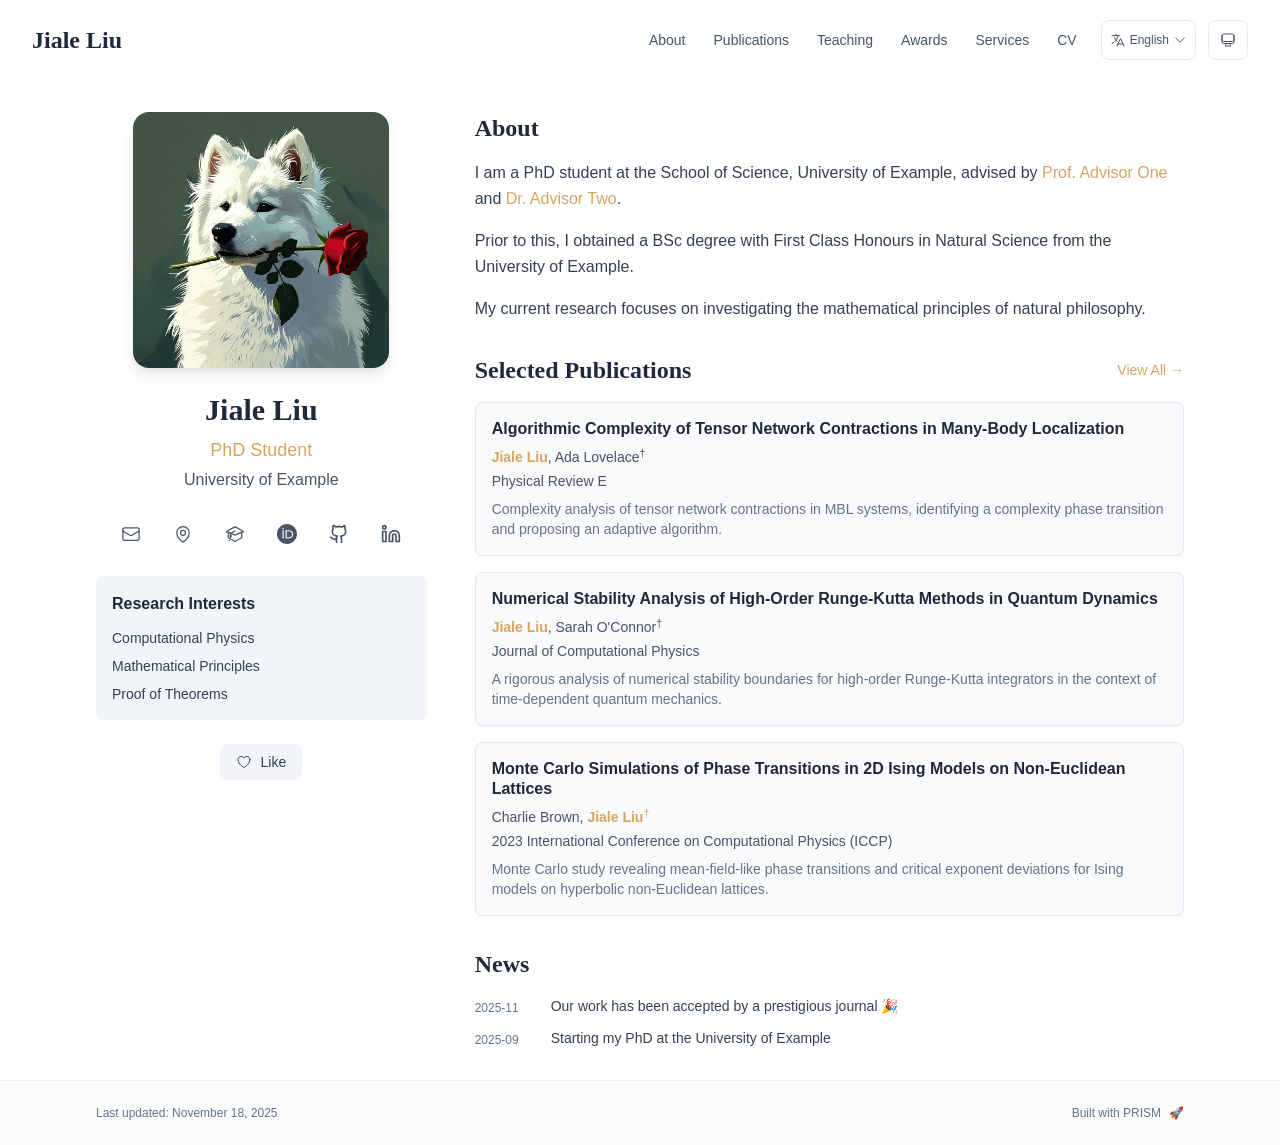
<file: index.html>
<!DOCTYPE html><html lang="en" class="scroll-smooth"><head><meta charSet="utf-8"/><meta name="viewport" content="width=device-width, initial-scale=1"/><link rel="preload" as="image" href="/bio.jpg"/><link rel="stylesheet" href="/_next/static/css/1323167429cc407e.css" data-precedence="next"/><link rel="preload" as="script" fetchPriority="low" href="/_next/static/chunks/webpack-af78f5c2c11af041.js"/><script src="/_next/static/chunks/4bd1b696-70b6d399998de86a.js" async=""></script><script src="/_next/static/chunks/684-5aaa8290a129f299.js" async=""></script><script src="/_next/static/chunks/main-app-961d37730862adcd.js" async=""></script><script src="/_next/static/chunks/461-a9a5d7b05a71d978.js" async=""></script><script src="/_next/static/chunks/874-6cc630662f3664af.js" async=""></script><script src="/_next/static/chunks/291-e39730cc9327e39b.js" async=""></script><script src="/_next/static/chunks/app/layout-63ae3fb0fd66fff9.js" async=""></script><script src="/_next/static/chunks/178-595a94b9af1e67b5.js" async=""></script><script src="/_next/static/chunks/748-abdcac66b902b175.js" async=""></script><script src="/_next/static/chunks/app/page-9e472e8cf56da7ba.js" async=""></script><link rel="icon" href="/favicon.svg" type="image/svg+xml"/><link rel="dns-prefetch" href="https://jialeliu.com"/><link rel="preconnect" href="https://jialeliu.com" crossorigin=""/><link rel="preload" as="font" type="font/woff2" href="https://jialeliu.com/fonts/georgiab.woff2" crossorigin=""/><script>
              try {
                const theme = localStorage.getItem('theme-storage');
                const parsed = theme ? JSON.parse(theme) : null;
                const setting = parsed?.state?.theme || 'system';
                const prefersDark = typeof window !== 'undefined' && window.matchMedia && window.matchMedia('(prefers-color-scheme: dark)').matches;
                const effective = setting === 'dark' ? 'dark' : (setting === 'light' ? 'light' : (prefersDark ? 'dark' : 'light'));
                var root = document.documentElement;
                root.classList.add(effective);
                root.setAttribute('data-theme', effective);
              } catch (e) {
                var root = document.documentElement;
                root.classList.add('light');
                root.setAttribute('data-theme', 'light');
              }
            </script><script>
    try {
      const cfg = {"enabled":true,"locales":["zh","en"],"defaultLocale":"en","mode":"auto","fixedLocale":"en","persist":true,"switcher":true,"labels":{"zh":"中文","en":"English"}};
      const storageKey = 'locale-storage';
      const normalize = (value) => typeof value === 'string' ? value.trim().replace('_', '-').toLowerCase() : '';
      const matchLocale = (candidate) => {
        const normalized = normalize(candidate);
        if (!normalized) return null;
        if (cfg.locales.includes(normalized)) return normalized;
        const language = normalized.split('-')[0];
        if (cfg.locales.includes(language)) return language;
        return null;
      };

      let resolved = null;

      if (cfg.persist) {
        resolved = matchLocale(localStorage.getItem(storageKey));
      }

      if (!resolved) {
        if (cfg.mode === 'fixed') {
          resolved = cfg.fixedLocale;
        } else {
          resolved = matchLocale(navigator.language);
        }
      }

      if (!resolved) {
        resolved = cfg.defaultLocale;
      }

      const root = document.documentElement;
      root.lang = resolved;
      root.setAttribute('data-locale', resolved);

      if (cfg.persist) {
        localStorage.setItem(storageKey, resolved);
      }
    } catch (e) {
      const root = document.documentElement;
      root.lang = 'en';
      root.setAttribute('data-locale', 'en');
    }
  </script><title>Jiale Liu</title><meta name="description" content="PhD student at the University of Example."/><meta name="author" content="Jiale Liu"/><meta name="keywords" content="Jiale Liu,PhD,Research,University of Example"/><meta name="creator" content="Jiale Liu"/><meta name="publisher" content="Jiale Liu"/><meta property="og:title" content="Jiale Liu"/><meta property="og:description" content="PhD student at the University of Example."/><meta property="og:site_name" content="Jiale Liu&#x27;s Academic Website"/><meta property="og:locale" content="en_US"/><meta property="og:type" content="website"/><meta name="twitter:card" content="summary"/><meta name="twitter:title" content="Jiale Liu"/><meta name="twitter:description" content="PhD student at the University of Example."/><link rel="icon" href="/favicon.svg"/><script>document.querySelectorAll('body link[rel="icon"], body link[rel="apple-touch-icon"]').forEach(el => document.head.appendChild(el))</script><script src="/_next/static/chunks/polyfills-42372ed130431b0a.js" noModule=""></script></head><body class="font-sans antialiased"><div style="visibility:hidden"><nav class="fixed top-0 left-0 right-0 z-50" data-headlessui-state=""><div class="transition-all duration-300 ease-out bg-transparent" style="transform:translateY(-100px)"><div class="max-w-7xl mx-auto px-4 sm:px-6 lg:px-8"><div class="flex justify-between items-center h-16 lg:h-20"><div class="flex-shrink-0" tabindex="0"><a class="text-xl lg:text-2xl font-serif font-semibold text-primary hover:text-accent transition-colors duration-200" href="/">Jiale Liu</a></div><div class="hidden lg:block"><div class="ml-10 flex items-center space-x-3"><div class="relative flex items-baseline space-x-1"><a data-nav-href="/" class="relative px-3 py-2 text-sm font-medium rounded-lg transition-colors duration-150 text-primary" href="/">About</a><a data-nav-href="/publications" class="relative px-3 py-2 text-sm font-medium rounded-lg transition-colors duration-150 text-neutral-600" href="/publications/">Publications</a><a data-nav-href="/teaching" class="relative px-3 py-2 text-sm font-medium rounded-lg transition-colors duration-150 text-neutral-600" href="/teaching/">Teaching</a><a data-nav-href="/awards" class="relative px-3 py-2 text-sm font-medium rounded-lg transition-colors duration-150 text-neutral-600" href="/awards/">Awards</a><a data-nav-href="/services" class="relative px-3 py-2 text-sm font-medium rounded-lg transition-colors duration-150 text-neutral-600" href="/services/">Services</a><a data-nav-href="/cv" class="relative px-3 py-2 text-sm font-medium rounded-lg transition-colors duration-150 text-neutral-600" href="/cv/">CV</a></div><div class="flex items-center justify-center w-14 h-10 rounded-lg border border-neutral-200 dark:border-[rgba(148,163,184,0.24)] bg-background dark:bg-neutral-800"><div class="w-6 h-4 rounded bg-neutral-300 animate-pulse"></div></div><div class="flex items-center justify-center w-10 h-10 rounded-lg border border-neutral-200 dark:border-[rgba(148,163,184,0.24)] bg-background dark:bg-neutral-800"><div class="w-4 h-4 rounded-full bg-neutral-300 animate-pulse"></div></div></div></div><div class="lg:hidden flex items-center space-x-2"><div class="flex items-center justify-center w-14 h-10 rounded-lg border border-neutral-200 dark:border-[rgba(148,163,184,0.24)] bg-background dark:bg-neutral-800"><div class="w-6 h-4 rounded bg-neutral-300 animate-pulse"></div></div><div class="flex items-center justify-center w-10 h-10 rounded-lg border border-neutral-200 dark:border-[rgba(148,163,184,0.24)] bg-background dark:bg-neutral-800"><div class="w-4 h-4 rounded-full bg-neutral-300 animate-pulse"></div></div><button class="inline-flex items-center justify-center p-2 rounded-md text-neutral-600 hover:text-primary hover:bg-neutral-100 dark:hover:bg-neutral-800 focus:outline-none focus:ring-2 focus:ring-inset focus:ring-accent transition-colors duration-200" id="headlessui-disclosure-button-«R7pdb»" type="button" aria-expanded="false" data-headlessui-state=""><span class="sr-only">Open main menu</span><div><svg xmlns="http://www.w3.org/2000/svg" fill="none" viewBox="0 0 24 24" stroke-width="1.5" stroke="currentColor" aria-hidden="true" data-slot="icon" class="block h-6 w-6"><path stroke-linecap="round" stroke-linejoin="round" d="M3.75 6.75h16.5M3.75 12h16.5m-16.5 5.25h16.5"></path></svg></div></button></div></div></div></div></nav><main class="min-h-screen pt-16 lg:pt-20"><div class="max-w-6xl mx-auto px-4 sm:px-6 lg:px-8 py-8 bg-background min-h-screen"><div class="grid grid-cols-1 lg:grid-cols-3 gap-12"><div class="lg:col-span-1"><div class="sticky top-8" style="opacity:0;transform:translateY(20px)"><div class="w-64 h-64 mx-auto mb-6 rounded-2xl overflow-hidden shadow-lg hover:shadow-xl transition-all duration-200 hover:scale-105"><img alt="Jiale Liu" width="256" height="256" decoding="async" data-nimg="1" class="w-full h-full object-cover object-[32%_center]" style="color:transparent" src="/bio.jpg"/></div><div class="text-center mb-6"><h1 class="text-3xl font-serif font-bold text-primary mb-2">Jiale Liu</h1><p class="text-lg text-accent font-medium mb-1">PhD Student</p><p class="text-neutral-600 mb-2">University of Example</p></div><div class="flex flex-wrap justify-center gap-3 sm:gap-4 mb-6 relative px-2"><div class="relative"><button class="p-2 sm:p-2 transition-colors duration-200 text-neutral-600 dark:text-neutral-400 hover:text-accent" aria-label="Email"><svg xmlns="http://www.w3.org/2000/svg" fill="none" viewBox="0 0 24 24" stroke-width="1.5" stroke="currentColor" aria-hidden="true" data-slot="icon" class="h-5 w-5"><path stroke-linecap="round" stroke-linejoin="round" d="M21.75 6.75v10.5a2.25 2.25 0 0 1-2.25 2.25h-15a2.25 2.25 0 0 1-2.25-2.25V6.75m19.5 0A2.25 2.25 0 0 0 19.5 4.5h-15a2.25 2.25 0 0 0-2.25 2.25m19.5 0v.243a2.25 2.25 0 0 1-1.07 1.916l-7.5 4.615a2.25 2.25 0 0 1-2.36 0L3.32 8.91a2.25 2.25 0 0 1-1.07-1.916V6.75"></path></svg></button></div><div class="relative"><button class="p-2 sm:p-2 transition-colors duration-200 text-neutral-600 dark:text-neutral-400 hover:text-accent" aria-label="Location"><svg xmlns="http://www.w3.org/2000/svg" fill="none" viewBox="0 0 24 24" stroke-width="1.5" stroke="currentColor" aria-hidden="true" data-slot="icon" class="h-5 w-5"><path stroke-linecap="round" stroke-linejoin="round" d="M15 10.5a3 3 0 1 1-6 0 3 3 0 0 1 6 0Z"></path><path stroke-linecap="round" stroke-linejoin="round" d="M19.5 10.5c0 7.142-7.5 11.25-7.5 11.25S4.5 17.642 4.5 10.5a7.5 7.5 0 1 1 15 0Z"></path></svg></button></div><a href="https://scholar.google.com" target="_blank" rel="noopener noreferrer" class="p-2 sm:p-2 text-neutral-600 dark:text-neutral-400 hover:text-accent transition-colors duration-200" aria-label="Google Scholar"><svg xmlns="http://www.w3.org/2000/svg" fill="none" viewBox="0 0 24 24" stroke-width="1.5" stroke="currentColor" aria-hidden="true" data-slot="icon" class="h-5 w-5"><path stroke-linecap="round" stroke-linejoin="round" d="M4.26 10.147a60.438 60.438 0 0 0-.491 6.347A48.62 48.62 0 0 1 12 20.904a48.62 48.62 0 0 1 8.232-4.41 60.46 60.46 0 0 0-.491-6.347m-15.482 0a50.636 50.636 0 0 0-2.658-.813A59.906 59.906 0 0 1 12 3.493a59.903 59.903 0 0 1 10.399 5.84c-.896.248-1.783.52-2.658.814m-15.482 0A50.717 50.717 0 0 1 12 13.489a50.702 50.702 0 0 1 7.74-3.342M6.75 15a.75.75 0 1 0 0-1.5.75.75 0 0 0 0 1.5Zm0 0v-3.675A55.378 55.378 0 0 1 12 8.443m-7.007 11.55A5.981 5.981 0 0 0 6.75 15.75v-1.5"></path></svg></a><a href="https://orcid.org" target="_blank" rel="noopener noreferrer" class="p-2 sm:p-2 text-neutral-600 dark:text-neutral-400 hover:text-accent transition-colors duration-200" aria-label="ORCID"><svg viewBox="0 0 24 24" fill="currentColor" class="h-5 w-5" xmlns="http://www.w3.org/2000/svg"><path d="M12 0C5.372 0 0 5.372 0 12s5.372 12 12 12 12-5.372 12-12S18.628 0 12 0zM7.369 4.378c.525 0 .947.431.947.947s-.422.947-.947.947a.95.95 0 0 1-.947-.947c0-.525.422-.947.947-.947zm-.722 3.038h1.444v10.041H6.647V7.416zm3.562 0h3.9c3.712 0 5.344 2.653 5.344 5.025 0 2.578-2.016 5.025-5.325 5.025h-3.919V7.416zm1.444 1.303v7.444h2.297c3.272 0 4.022-2.484 4.022-3.722 0-2.016-1.284-3.722-4.097-3.722h-2.222z"></path></svg></a><a href="https://github.com" target="_blank" rel="noopener noreferrer" class="p-2 sm:p-2 text-neutral-600 dark:text-neutral-400 hover:text-accent transition-colors duration-200" aria-label="GitHub"><svg xmlns="http://www.w3.org/2000/svg" width="24" height="24" viewBox="0 0 24 24" fill="none" stroke="currentColor" stroke-width="2" stroke-linecap="round" stroke-linejoin="round" class="lucide lucide-github h-5 w-5" aria-hidden="true"><path d="M15 22v-4a4.8 4.8 0 0 0-1-3.5c3 0 6-2 6-5.5.08-1.25-.27-2.48-1-3.5.28-1.15.28-2.35 0-3.5 0 0-1 0-3 1.5-2.64-.5-5.36-.5-8 0C6 2 5 2 5 2c-.3 1.15-.3 2.35 0 3.5A5.403 5.403 0 0 0 4 9c0 3.5 3 5.5 6 5.5-.39.49-.68 1.05-.85 1.65-.17.6-.22 1.23-.15 1.85v4"></path><path d="M9 18c-4.51 2-5-2-7-2"></path></svg></a><a href="https://linkedin.com" target="_blank" rel="noopener noreferrer" class="p-2 sm:p-2 text-neutral-600 dark:text-neutral-400 hover:text-accent transition-colors duration-200" aria-label="LinkedIn"><svg xmlns="http://www.w3.org/2000/svg" width="24" height="24" viewBox="0 0 24 24" fill="none" stroke="currentColor" stroke-width="2" stroke-linecap="round" stroke-linejoin="round" class="lucide lucide-linkedin h-5 w-5" aria-hidden="true"><path d="M16 8a6 6 0 0 1 6 6v7h-4v-7a2 2 0 0 0-2-2 2 2 0 0 0-2 2v7h-4v-7a6 6 0 0 1 6-6z"></path><rect width="4" height="12" x="2" y="9"></rect><circle cx="4" cy="4" r="2"></circle></svg></a></div><div class="bg-neutral-100 dark:bg-neutral-800 rounded-lg p-4 mb-6 hover:shadow-lg transition-all duration-200 hover:scale-[1.02]"><h3 class="font-semibold text-primary mb-3">Research Interests</h3><div class="space-y-2 text-sm text-neutral-700 dark:text-neutral-500"><div>Computational Physics</div><div>Mathematical Principles</div><div>Proof of Theorems</div></div></div><div class="flex justify-center"><div class="relative"><button class="flex items-center space-x-2 px-4 py-2 rounded-lg font-medium text-sm transition-all duration-200 bg-neutral-100 dark:bg-neutral-800 text-neutral-700 dark:text-neutral-500 hover:bg-red-50 dark:hover:bg-red-900/20 hover:text-red-600 dark:hover:text-red-400 cursor-pointer" tabindex="0"><svg xmlns="http://www.w3.org/2000/svg" fill="none" viewBox="0 0 24 24" stroke-width="1.5" stroke="currentColor" aria-hidden="true" data-slot="icon" class="h-4 w-4"><path stroke-linecap="round" stroke-linejoin="round" d="M21 8.25c0-2.485-2.099-4.5-4.688-4.5-1.935 0-3.597 1.126-4.312 2.733-.715-1.607-2.377-2.733-4.313-2.733C5.1 3.75 3 5.765 3 8.25c0 7.22 9 12 9 12s9-4.78 9-12Z"></path></svg><span>Like</span></button></div></div></div></div><div class="lg:col-span-2 space-y-8"><section id="about" class="scroll-mt-24 space-y-8"><section style="opacity:0;transform:translateY(20px)"><h2 class="text-2xl font-serif font-bold text-primary mb-4">About</h2><div class="text-neutral-700 dark:text-neutral-600 leading-relaxed"><p class="mb-4 last:mb-0">I am a PhD student at the School of Science, University of Example, advised by <a href="https://example.com" node="[object Object]" target="_blank" rel="noopener noreferrer" class="text-accent font-medium transition-all duration-200 rounded hover:bg-accent/10 hover:shadow-sm">Prof. Advisor One</a> and <a href="https://example.com" node="[object Object]" target="_blank" rel="noopener noreferrer" class="text-accent font-medium transition-all duration-200 rounded hover:bg-accent/10 hover:shadow-sm">Dr. Advisor Two</a>.</p>
<p class="mb-4 last:mb-0">Prior to this, I obtained a BSc degree with First Class Honours in Natural Science from the University of Example.</p>
<p class="mb-4 last:mb-0">My current research focuses on investigating the mathematical principles of natural philosophy.</p></div></section><section style="opacity:0;transform:translateY(20px)"><div class="flex items-center justify-between mb-4"><h2 class="text-2xl font-serif font-bold text-primary">Selected Publications</h2><a class="text-accent hover:text-accent-dark text-sm font-medium transition-all duration-200 rounded hover:bg-accent/10 hover:shadow-sm" href="/publications/">View All<!-- --> →</a></div><div class="space-y-4"><div class="bg-neutral-50 dark:bg-neutral-800 p-4 rounded-lg shadow-sm border border-neutral-200 dark:border-[rgba(148,163,184,0.24)] hover:shadow-lg transition-all duration-200 hover:scale-[1.02]" style="opacity:0;transform:translateY(20px)"><h3 class="font-semibold text-primary mb-2 leading-tight">Algorithmic Complexity of Tensor Network Contractions in Many-Body Localization</h3><p class="text-sm text-neutral-600 dark:text-neutral-500 mb-1"><span><span class="font-semibold text-accent ">Jiale Liu</span>, </span><span><span class=" ">Ada Lovelace</span><sup class="ml-0 text-neutral-600 dark:text-neutral-500">†</sup></span></p><p class="text-sm text-neutral-600 dark:text-neutral-500 mb-2">Physical Review E</p><p class="text-sm text-neutral-500 dark:text-neutral-500 line-clamp-2">Complexity analysis of tensor network contractions in MBL systems, identifying a complexity phase transition and proposing an adaptive algorithm.</p></div><div class="bg-neutral-50 dark:bg-neutral-800 p-4 rounded-lg shadow-sm border border-neutral-200 dark:border-[rgba(148,163,184,0.24)] hover:shadow-lg transition-all duration-200 hover:scale-[1.02]" style="opacity:0;transform:translateY(20px)"><h3 class="font-semibold text-primary mb-2 leading-tight">Numerical Stability Analysis of High-Order Runge-Kutta Methods in Quantum Dynamics</h3><p class="text-sm text-neutral-600 dark:text-neutral-500 mb-1"><span><span class="font-semibold text-accent ">Jiale Liu</span>, </span><span><span class=" ">Sarah O&#x27;Connor</span><sup class="ml-0 text-neutral-600 dark:text-neutral-500">†</sup></span></p><p class="text-sm text-neutral-600 dark:text-neutral-500 mb-2">Journal of Computational Physics</p><p class="text-sm text-neutral-500 dark:text-neutral-500 line-clamp-2">A rigorous analysis of numerical stability boundaries for high-order Runge-Kutta integrators in the context of time-dependent quantum mechanics.</p></div><div class="bg-neutral-50 dark:bg-neutral-800 p-4 rounded-lg shadow-sm border border-neutral-200 dark:border-[rgba(148,163,184,0.24)] hover:shadow-lg transition-all duration-200 hover:scale-[1.02]" style="opacity:0;transform:translateY(20px)"><h3 class="font-semibold text-primary mb-2 leading-tight">Monte Carlo Simulations of Phase Transitions in 2D Ising Models on Non-Euclidean Lattices</h3><p class="text-sm text-neutral-600 dark:text-neutral-500 mb-1"><span><span class=" ">Charlie Brown</span>, </span><span><span class="font-semibold text-accent ">Jiale Liu</span><sup class="ml-0 text-accent">†</sup></span></p><p class="text-sm text-neutral-600 dark:text-neutral-500 mb-2">2023 International Conference on Computational Physics (ICCP)</p><p class="text-sm text-neutral-500 dark:text-neutral-500 line-clamp-2">Monte Carlo study revealing mean-field-like phase transitions and critical exponent deviations for Ising models on hyperbolic non-Euclidean lattices.</p></div></div></section><section style="opacity:0;transform:translateY(20px)"><h2 class="text-2xl font-serif font-bold text-primary mb-4">News</h2><div class="space-y-3"><div class="flex items-start space-x-3"><span class="text-xs text-neutral-500 mt-1 w-16 flex-shrink-0">2025-11</span><p class="text-sm text-neutral-700">Our work has been accepted by a prestigious journal 🎉</p></div><div class="flex items-start space-x-3"><span class="text-xs text-neutral-500 mt-1 w-16 flex-shrink-0">2025-09</span><p class="text-sm text-neutral-700">Starting my PhD at the University of Example</p></div></div></section></section></div></div></div><!--$--><!--/$--><!--$--><!--/$--></main><footer class="border-t border-neutral-200/50 bg-neutral-50/50 dark:bg-neutral-900/50 dark:border-neutral-700/50"><div class="max-w-6xl mx-auto px-4 sm:px-6 lg:px-8 py-6"><div class="flex flex-col sm:flex-row justify-between items-center gap-2"><p class="text-xs text-neutral-500">Last updated<!-- -->: <!-- -->November 18, 2025</p><p class="text-xs text-neutral-500 flex items-center"><a href="https://github.com/xyjoey/PRISM" target="_blank" rel="noopener noreferrer">Built with PRISM</a><span class="ml-2">🚀</span></p></div></div></footer></div><script src="/_next/static/chunks/webpack-af78f5c2c11af041.js" async=""></script><script>(self.__next_f=self.__next_f||[]).push([0])</script><script>self.__next_f.push([1,"1:\"$Sreact.fragment\"\n3:I[3719,[\"461\",\"static/chunks/461-a9a5d7b05a71d978.js\",\"874\",\"static/chunks/874-6cc630662f3664af.js\",\"291\",\"static/chunks/291-e39730cc9327e39b.js\",\"177\",\"static/chunks/app/layout-63ae3fb0fd66fff9.js\"],\"ThemeProvider\"]\n4:I[310,[\"461\",\"static/chunks/461-a9a5d7b05a71d978.js\",\"874\",\"static/chunks/874-6cc630662f3664af.js\",\"291\",\"static/chunks/291-e39730cc9327e39b.js\",\"177\",\"static/chunks/app/layout-63ae3fb0fd66fff9.js\"],\"LocaleProvider\"]\n5:I[4574,[\"461\",\"static/chunks/461-a9a5d7b05a71d978.js\",\"874\",\"static/chunks/874-6cc630662f3664af.js\",\"291\",\"static/chunks/291-e39730cc9327e39b.js\",\"177\",\"static/chunks/app/layout-63ae3fb0fd66fff9.js\"],\"default\"]\n6:I[7555,[],\"\"]\n7:I[1295,[],\"\"]\n8:I[2548,[\"461\",\"static/chunks/461-a9a5d7b05a71d978.js\",\"874\",\"static/chunks/874-6cc630662f3664af.js\",\"291\",\"static/chunks/291-e39730cc9327e39b.js\",\"177\",\"static/chunks/app/layout-63ae3fb0fd66fff9.js\"],\"default\"]\n9:I[6613,[\"461\",\"static/chunks/461-a9a5d7b05a71d978.js\",\"178\",\"static/chunks/178-595a94b9af1e67b5.js\",\"874\",\"static/chunks/874-6cc630662f3664af.js\",\"748\",\"static/chunks/748-abdcac66b902b175.js\",\"974\",\"static/chunks/app/page-9e472e8cf56da7ba.js\"],\"default\"]\n10:I[9665,[],\"MetadataBoundary\"]\n12:I[9665,[],\"OutletBoundary\"]\n15:I[4911,[],\"AsyncMetadataOutlet\"]\n17:I[9665,[],\"ViewportBoundary\"]\n19:I[6614,[],\"\"]\n:HL[\"/_next/static/css/1323167429cc407e.css\",\"style\"]\n2:T590,\n    try {\n      const cfg = {\"enabled\":true,\"locales\":[\"zh\",\"en\"],\"defaultLocale\":\"en\",\"mode\":\"auto\",\"fixedLocale\":\"en\",\"persist\":true,\"switcher\":true,\"labels\":{\"zh\":\"中文\",\"en\":\"English\"}};\n      const storageKey = 'locale-storage';\n      const normalize = (value) =\u003e typeof value === 'string' ? value.trim().replace('_', '-').toLowerCase() : '';\n      const matchLocale = (candidate) =\u003e {\n        const normalized = normalize(candidate);\n        if (!normalized) return null;\n        if (cfg.locales.includes(normalized)) return normalized;\n        const language = normalized.split('-')[0];\n        if (cfg.locales.includes(language)) return language;\n     "])</script><script>self.__next_f.push([1,"   return null;\n      };\n\n      let resolved = null;\n\n      if (cfg.persist) {\n        resolved = matchLocale(localStorage.getItem(storageKey));\n      }\n\n      if (!resolved) {\n        if (cfg.mode === 'fixed') {\n          resolved = cfg.fixedLocale;\n        } else {\n          resolved = matchLocale(navigator.language);\n        }\n      }\n\n      if (!resolved) {\n        resolved = cfg.defaultLocale;\n      }\n\n      const root = document.documentElement;\n      root.lang = resolved;\n      root.setAttribute('data-locale', resolved);\n\n      if (cfg.persist) {\n        localStorage.setItem(storageKey, resolved);\n      }\n    } catch (e) {\n      const root = document.documentElement;\n      root.lang = 'en';\n      root.setAttribute('data-locale', 'en');\n    }\n  a:T507,@article{liu2025algorithmic,\n  title = {Algorithmic Complexity of Tensor Network Contractions in Many-Body Localization},\n  author = {Jiale Liu and Ada Lovelace},\n  year = {2025},\n  month = {sep},\n  journal = {Physical Review E},\n  issn = {2470-0045},\n  publisher = {APS},\n  abstract = {Simulating the dynamics of many-body localized (MBL) systems poses a significant challenge due to the logarithmic growth of entanglement entropy. This paper analyzes the algorithmic complexity of contracting Tensor Networks, specifically Matrix Product States (MPS) and Projected Entangled Pair States (PEPS), when applied to MBL Hamiltonians. We prove that while the exact contraction is #P-complete, approximate contraction schemes based on singular value decomposition (SVD) truncation exhibit polynomial time complexity with bounded error for short-time evolution. However, we identify a \"complexity phase transition\" at the ergodic-MBL transition point, where the bond dimension required for a fixed accuracy diverges exponentially. We propose a novel adaptive bond-dimension algorithm that optimizes computational resources by exploiting the area law of entanglement in the localized phase, demonstrating superior performance on Heisenberg spin chains.},\n  doi = {10.1103/PhysRevE.112.09"])</script><script>self.__next_f.push([1,"2101}\n}b:T504,@article{liu2024stability,\n  title = {Numerical Stability Analysis of High-Order Runge-Kutta Methods in Quantum Dynamics},\n  author = {Jiale Liu and Sarah O'Connor},\n  year = {2024},\n  month = {mar},\n  journal = {Journal of Computational Physics},\n  volume = {450},\n  pages = {110832},\n  issn = {0021-9991},\n  doi = {10.1016/j.jcp.2023.110832},\n  urldate = {2024-12-02},\n  langid = {english},\n  abstract = {The precise time-evolution of quantum systems is a cornerstone of computational physics. This paper investigates the numerical stability of high-order Runge-Kutta (RK) methods when applied to the time-dependent Schrödinger equation. We derive rigorous stability boundaries for symplectic and non-symplectic RK integrators and demonstrate that specific implicit schemes preserve unitarity over extended simulation times. By analyzing the spectral properties of the Hamiltonian operator, we establish a relationship between the Courant-Friedrichs-Lewy (CFL) condition and the imaginary eigenvalues characteristic of quantum propagators. Our findings are validated through simulations of wave packet scattering and harmonic oscillator dynamics, showing that our proposed optimized RK coefficients significantly reduce phase error accumulation compared to standard integrators.}\n}c:T54a,@inproceedings{brown2023monte,\n  title = {Monte Carlo Simulations of Phase Transitions in 2D Ising Models on Non-Euclidean Lattices},\n  shorttitle = {Ising on Hyperbolic Planes},\n  booktitle = {2023 International Conference on Computational Physics (ICCP)},\n  author = {Charlie Brown and Jiale Liu},\n  year = {2023},\n  month = {dec},\n  pages = {45--52},\n  publisher = {APS},\n  address = {Tokyo, Japan},\n  doi = {10.1103/ICCP.2023.0045},\n  urldate = {2024-12-02},\n  isbn = {978-0-7354-2000-1},\n  abstract = {The behavior of spin systems on curved geometries offers a unique window into the interplay between topology and statistical mechanics. This study employs extensive Monte Carlo simulations to explore the phase transitions of the 2D Isin"])</script><script>self.__next_f.push([1,"g model mapped onto hyperbolic lattices (Poincaré disk). We utilize the Wolff cluster algorithm to overcome critical slowing down near the phase transition temperature. Our results indicate that the critical exponents on negatively curved surfaces deviate significantly from the standard Onsager solution for flat Euclidean lattices. Specifically, we observe a suppression of the correlation length divergence, suggesting a mean-field-like behavior induced by the exponential expansion of the lattice volume. These findings have implications for understanding quantum gravity models and holographic duality.}\n}d:T507,@article{liu2025algorithmic,\n  title = {Algorithmic Complexity of Tensor Network Contractions in Many-Body Localization},\n  author = {Jiale Liu and Ada Lovelace},\n  year = {2025},\n  month = {sep},\n  journal = {Physical Review E},\n  issn = {2470-0045},\n  publisher = {APS},\n  abstract = {Simulating the dynamics of many-body localized (MBL) systems poses a significant challenge due to the logarithmic growth of entanglement entropy. This paper analyzes the algorithmic complexity of contracting Tensor Networks, specifically Matrix Product States (MPS) and Projected Entangled Pair States (PEPS), when applied to MBL Hamiltonians. We prove that while the exact contraction is #P-complete, approximate contraction schemes based on singular value decomposition (SVD) truncation exhibit polynomial time complexity with bounded error for short-time evolution. However, we identify a \"complexity phase transition\" at the ergodic-MBL transition point, where the bond dimension required for a fixed accuracy diverges exponentially. We propose a novel adaptive bond-dimension algorithm that optimizes computational resources by exploiting the area law of entanglement in the localized phase, demonstrating superior performance on Heisenberg spin chains.},\n  doi = {10.1103/PhysRevE.112.092101}\n}e:T504,@article{liu2024stability,\n  title = {Numerical Stability Analysis of High-Order Runge-Kutta Methods in Quantum Dynamics},\n  author = {J"])</script><script>self.__next_f.push([1,"iale Liu and Sarah O'Connor},\n  year = {2024},\n  month = {mar},\n  journal = {Journal of Computational Physics},\n  volume = {450},\n  pages = {110832},\n  issn = {0021-9991},\n  doi = {10.1016/j.jcp.2023.110832},\n  urldate = {2024-12-02},\n  langid = {english},\n  abstract = {The precise time-evolution of quantum systems is a cornerstone of computational physics. This paper investigates the numerical stability of high-order Runge-Kutta (RK) methods when applied to the time-dependent Schrödinger equation. We derive rigorous stability boundaries for symplectic and non-symplectic RK integrators and demonstrate that specific implicit schemes preserve unitarity over extended simulation times. By analyzing the spectral properties of the Hamiltonian operator, we establish a relationship between the Courant-Friedrichs-Lewy (CFL) condition and the imaginary eigenvalues characteristic of quantum propagators. Our findings are validated through simulations of wave packet scattering and harmonic oscillator dynamics, showing that our proposed optimized RK coefficients significantly reduce phase error accumulation compared to standard integrators.}\n}f:T54a,@inproceedings{brown2023monte,\n  title = {Monte Carlo Simulations of Phase Transitions in 2D Ising Models on Non-Euclidean Lattices},\n  shorttitle = {Ising on Hyperbolic Planes},\n  booktitle = {2023 International Conference on Computational Physics (ICCP)},\n  author = {Charlie Brown and Jiale Liu},\n  year = {2023},\n  month = {dec},\n  pages = {45--52},\n  publisher = {APS},\n  address = {Tokyo, Japan},\n  doi = {10.1103/ICCP.2023.0045},\n  urldate = {2024-12-02},\n  isbn = {978-0-7354-2000-1},\n  abstract = {The behavior of spin systems on curved geometries offers a unique window into the interplay between topology and statistical mechanics. This study employs extensive Monte Carlo simulations to explore the phase transitions of the 2D Ising model mapped onto hyperbolic lattices (Poincaré disk). We utilize the Wolff cluster algorithm to overcome critical slowing down near the phase tran"])</script><script>self.__next_f.push([1,"sition temperature. Our results indicate that the critical exponents on negatively curved surfaces deviate significantly from the standard Onsager solution for flat Euclidean lattices. Specifically, we observe a suppression of the correlation length divergence, suggesting a mean-field-like behavior induced by the exponential expansion of the lattice volume. These findings have implications for understanding quantum gravity models and holographic duality.}\n}"])</script><script>self.__next_f.push([1,"0:{\"P\":null,\"b\":\"bc_Dt9RGr0wljh8Ib9H8d\",\"p\":\"\",\"c\":[\"\",\"\"],\"i\":false,\"f\":[[[\"\",{\"children\":[\"__PAGE__\",{}]},\"$undefined\",\"$undefined\",true],[\"\",[\"$\",\"$1\",\"c\",{\"children\":[[[\"$\",\"link\",\"0\",{\"rel\":\"stylesheet\",\"href\":\"/_next/static/css/1323167429cc407e.css\",\"precedence\":\"next\",\"crossOrigin\":\"$undefined\",\"nonce\":\"$undefined\"}]],[\"$\",\"html\",null,{\"lang\":\"en\",\"className\":\"scroll-smooth\",\"suppressHydrationWarning\":true,\"children\":[[\"$\",\"head\",null,{\"children\":[[\"$\",\"link\",null,{\"rel\":\"icon\",\"href\":\"/favicon.svg\",\"type\":\"image/svg+xml\"}],[\"$\",\"link\",null,{\"rel\":\"dns-prefetch\",\"href\":\"https://jialeliu.com\"}],[\"$\",\"link\",null,{\"rel\":\"preconnect\",\"href\":\"https://jialeliu.com\",\"crossOrigin\":\"\"}],[\"$\",\"link\",null,{\"rel\":\"preload\",\"as\":\"font\",\"type\":\"font/woff2\",\"href\":\"https://jialeliu.com/fonts/georgiab.woff2\",\"crossOrigin\":\"\"}],[\"$\",\"script\",null,{\"dangerouslySetInnerHTML\":{\"__html\":\"\\n              try {\\n                const theme = localStorage.getItem('theme-storage');\\n                const parsed = theme ? JSON.parse(theme) : null;\\n                const setting = parsed?.state?.theme || 'system';\\n                const prefersDark = typeof window !== 'undefined' \u0026\u0026 window.matchMedia \u0026\u0026 window.matchMedia('(prefers-color-scheme: dark)').matches;\\n                const effective = setting === 'dark' ? 'dark' : (setting === 'light' ? 'light' : (prefersDark ? 'dark' : 'light'));\\n                var root = document.documentElement;\\n                root.classList.add(effective);\\n                root.setAttribute('data-theme', effective);\\n              } catch (e) {\\n                var root = document.documentElement;\\n                root.classList.add('light');\\n                root.setAttribute('data-theme', 'light');\\n              }\\n            \"}}],[\"$\",\"script\",null,{\"dangerouslySetInnerHTML\":{\"__html\":\"$2\"}}]]}],[\"$\",\"body\",null,{\"className\":\"font-sans antialiased\",\"children\":[\"$\",\"$L3\",null,{\"children\":[\"$\",\"$L4\",null,{\"config\":{\"enabled\":true,\"locales\":[\"zh\",\"en\"],\"defaultLocale\":\"en\",\"mode\":\"auto\",\"fixedLocale\":\"en\",\"persist\":true,\"switcher\":true,\"labels\":{\"zh\":\"中文\",\"en\":\"English\"}},\"children\":[[\"$\",\"$L5\",null,{\"items\":[{\"title\":\"About\",\"type\":\"page\",\"target\":\"about\",\"href\":\"/\"},{\"title\":\"Publications\",\"type\":\"page\",\"target\":\"publications\",\"href\":\"/publications\"},{\"title\":\"Teaching\",\"type\":\"page\",\"target\":\"teaching\",\"href\":\"/teaching\"},{\"title\":\"Awards\",\"type\":\"page\",\"target\":\"awards\",\"href\":\"/awards\"},{\"title\":\"Services\",\"type\":\"page\",\"target\":\"services\",\"href\":\"/services\"},{\"title\":\"CV\",\"type\":\"page\",\"target\":\"cv\",\"href\":\"/cv\"}],\"siteTitle\":\"Jiale Liu\",\"enableOnePageMode\":false,\"i18n\":\"$0:f:0:1:1:props:children:1:props:children:1:props:children:props:children:props:config\",\"itemsByLocale\":{\"zh\":[{\"title\":\"关于我\",\"type\":\"page\",\"target\":\"about\",\"href\":\"/\"},{\"title\":\"论文\",\"type\":\"page\",\"target\":\"publications\",\"href\":\"/publications\"},{\"title\":\"教学\",\"type\":\"page\",\"target\":\"teaching\",\"href\":\"/teaching\"},{\"title\":\"奖项\",\"type\":\"page\",\"target\":\"awards\",\"href\":\"/awards\"},{\"title\":\"服务\",\"type\":\"page\",\"target\":\"services\",\"href\":\"/services\"},{\"title\":\"简历\",\"type\":\"page\",\"target\":\"cv\",\"href\":\"/cv\"}],\"en\":[{\"title\":\"About\",\"type\":\"page\",\"target\":\"about\",\"href\":\"/\"},{\"title\":\"Publications\",\"type\":\"page\",\"target\":\"publications\",\"href\":\"/publications\"},{\"title\":\"Teaching\",\"type\":\"page\",\"target\":\"teaching\",\"href\":\"/teaching\"},{\"title\":\"Awards\",\"type\":\"page\",\"target\":\"awards\",\"href\":\"/awards\"},{\"title\":\"Services\",\"type\":\"page\",\"target\":\"services\",\"href\":\"/services\"},{\"title\":\"CV\",\"type\":\"page\",\"target\":\"cv\",\"href\":\"/cv\"}]},\"siteTitleByLocale\":{\"zh\":\"刘嘉乐\",\"en\":\"Jiale Liu\"}}],[\"$\",\"main\",null,{\"className\":\"min-h-screen pt-16 lg:pt-20\",\"children\":[\"$\",\"$L6\",null,{\"parallelRouterKey\":\"children\",\"error\":\"$undefined\",\"errorStyles\":\"$undefined\",\"errorScripts\":\"$undefined\",\"template\":[\"$\",\"$L7\",null,{}],\"templateStyles\":\"$undefined\",\"templateScripts\":\"$undefined\",\"notFound\":[[[\"$\",\"title\",null,{\"children\":\"404: This page could not be found.\"}],[\"$\",\"div\",null,{\"style\":{\"fontFamily\":\"system-ui,\\\"Segoe UI\\\",Roboto,Helvetica,Arial,sans-serif,\\\"Apple Color Emoji\\\",\\\"Segoe UI Emoji\\\"\",\"height\":\"100vh\",\"textAlign\":\"center\",\"display\":\"flex\",\"flexDirection\":\"column\",\"alignItems\":\"center\",\"justifyContent\":\"center\"},\"children\":[\"$\",\"div\",null,{\"children\":[[\"$\",\"style\",null,{\"dangerouslySetInnerHTML\":{\"__html\":\"body{color:#000;background:#fff;margin:0}.next-error-h1{border-right:1px solid rgba(0,0,0,.3)}@media (prefers-color-scheme:dark){body{color:#fff;background:#000}.next-error-h1{border-right:1px solid rgba(255,255,255,.3)}}\"}}],[\"$\",\"h1\",null,{\"className\":\"next-error-h1\",\"style\":{\"display\":\"inline-block\",\"margin\":\"0 20px 0 0\",\"padding\":\"0 23px 0 0\",\"fontSize\":24,\"fontWeight\":500,\"verticalAlign\":\"top\",\"lineHeight\":\"49px\"},\"children\":404}],[\"$\",\"div\",null,{\"style\":{\"display\":\"inline-block\"},\"children\":[\"$\",\"h2\",null,{\"style\":{\"fontSize\":14,\"fontWeight\":400,\"lineHeight\":\"49px\",\"margin\":0},\"children\":\"This page could not be found.\"}]}]]}]}]],[]],\"forbidden\":\"$undefined\",\"unauthorized\":\"$undefined\"}]}],[\"$\",\"$L8\",null,{\"lastUpdated\":\"November 18, 2025\",\"lastUpdatedByLocale\":{\"zh\":\"2025年11月18日\",\"en\":\"November 18, 2025\"},\"defaultLocale\":\"en\"}]]}]}]}]]}]]}],{\"children\":[\"__PAGE__\",[\"$\",\"$1\",\"c\",{\"children\":[[\"$\",\"$L9\",null,{\"dataByLocale\":{\"zh\":{\"author\":{\"name\":\"刘嘉乐\",\"title\":\"博士生\",\"institution\":\"某某大学\",\"avatar\":\"/bio.jpg\"},\"social\":{\"email\":\"john.doe@example.com\",\"location\":\"城市，国家\",\"location_url\":\"https://maps.google.com\",\"location_details\":[\"理科楼 123 室，\",\"大学路，城市，国家\"],\"google_scholar\":\"https://scholar.google.com\",\"orcid\":\"https://orcid.org\",\"github\":\"https://github.com\",\"linkedin\":\"https://linkedin.com\"},\"features\":{\"enable_likes\":true,\"enable_one_page_mode\":false},\"enableOnePageMode\":false,\"researchInterests\":[\"计算物理\",\"数学原理\",\"定理证明\"],\"pagesToShow\":[{\"type\":\"about\",\"id\":\"about\",\"sections\":[{\"id\":\"about\",\"type\":\"markdown\",\"source\":\"bio.md\",\"title\":\"关于我\",\"content\":\"我目前是某某大学理学院博士生，导师是 [导师甲教授](https://example.com) 和 [导师乙博士](https://example.com)。\\n\\n此前，我在某某大学获得自然科学学士学位（一等荣誉）。\\n\\n我的研究主要关注自然哲学中的数学原理。\\n\"},{\"id\":\"featured_publications\",\"type\":\"publications\",\"title\":\"精选论文\",\"filter\":\"selected\",\"limit\":5,\"publications\":[{\"id\":\"liu2025algorithmic\",\"title\":\"Algorithmic Complexity of Tensor Network Contractions in Many-Body Localization\",\"authors\":[{\"name\":\"Jiale Liu\",\"isHighlighted\":true,\"isCorresponding\":false,\"isCoAuthor\":false},{\"name\":\"Ada Lovelace\",\"isHighlighted\":false,\"isCorresponding\":true,\"isCoAuthor\":false}],\"year\":2025,\"month\":\"9\",\"type\":\"journal\",\"status\":\"published\",\"tags\":[\"Tensor Networks\",\"Many-Body Localization\",\"Complexity Theory\",\"Quantum Information\"],\"keywords\":\"$0:f:0:1:2:children:1:props:children:0:props:dataByLocale:zh:pagesToShow:0:sections:1:publications:0:tags\",\"researchArea\":\"quantum-computing\",\"journal\":\"Physical Review E\",\"conference\":\"\",\"doi\":\"10.1103/PhysRevE.112.092101\",\"code\":\"https://github.com/xyjoey/Tensor_Network_Complexity_MBL\",\"abstract\":\"Simulating the dynamics of many-body localized (MBL) systems poses a significant challenge due to the logarithmic growth of entanglement entropy. This paper analyzes the algorithmic complexity of contracting Tensor Networks, specifically Matrix Product States (MPS) and Projected Entangled Pair States (PEPS), when applied to MBL Hamiltonians. We prove that while the exact contraction is #P-complete, approximate contraction schemes based on singular value decomposition (SVD) truncation exhibit polynomial time complexity with bounded error for short-time evolution. However, we identify a \\\"complexity phase transition\\\" at the ergodic-MBL transition point, where the bond dimension required for a fixed accuracy diverges exponentially. We propose a novel adaptive bond-dimension algorithm that optimizes computational resources by exploiting the area law of entanglement in the localized phase, demonstrating superior performance on Heisenberg spin chains.\",\"description\":\"Complexity analysis of tensor network contractions in MBL systems, identifying a complexity phase transition and proposing an adaptive algorithm.\",\"selected\":true,\"bibtex\":\"$a\"},{\"id\":\"liu2024stability\",\"title\":\"Numerical Stability Analysis of High-Order Runge-Kutta Methods in Quantum Dynamics\",\"authors\":[{\"name\":\"Jiale Liu\",\"isHighlighted\":true,\"isCorresponding\":false,\"isCoAuthor\":false},{\"name\":\"Sarah O'Connor\",\"isHighlighted\":false,\"isCorresponding\":true,\"isCoAuthor\":false}],\"year\":2024,\"month\":\"3\",\"type\":\"journal\",\"status\":\"published\",\"tags\":[\"Computational Physics\",\"Quantum Dynamics\",\"Numerical Analysis\",\"Runge-Kutta Methods\"],\"keywords\":\"$0:f:0:1:2:children:1:props:children:0:props:dataByLocale:zh:pagesToShow:0:sections:1:publications:1:tags\",\"researchArea\":\"quantum-computing\",\"journal\":\"Journal of Computational Physics\",\"conference\":\"\",\"volume\":\"450\",\"pages\":\"110832\",\"doi\":\"10.1016/j.jcp.2023.110832\",\"abstract\":\"The precise time-evolution of quantum systems is a cornerstone of computational physics. This paper investigates the numerical stability of high-order Runge-Kutta (RK) methods when applied to the time-dependent Schrödinger equation. We derive rigorous stability boundaries for symplectic and non-symplectic RK integrators and demonstrate that specific implicit schemes preserve unitarity over extended simulation times. By analyzing the spectral properties of the Hamiltonian operator, we establish a relationship between the Courant-Friedrichs-Lewy (CFL) condition and the imaginary eigenvalues characteristic of quantum propagators. Our findings are validated through simulations of wave packet scattering and harmonic oscillator dynamics, showing that our proposed optimized RK coefficients significantly reduce phase error accumulation compared to standard integrators.\",\"description\":\"A rigorous analysis of numerical stability boundaries for high-order Runge-Kutta integrators in the context of time-dependent quantum mechanics.\",\"selected\":true,\"bibtex\":\"$b\"},{\"id\":\"brown2023monte\",\"title\":\"Monte Carlo Simulations of Phase Transitions in 2D Ising Models on Non-Euclidean Lattices\",\"authors\":[{\"name\":\"Charlie Brown\",\"isHighlighted\":false,\"isCorresponding\":false,\"isCoAuthor\":false},{\"name\":\"Jiale Liu\",\"isHighlighted\":true,\"isCorresponding\":true,\"isCoAuthor\":false}],\"year\":2023,\"month\":\"12\",\"type\":\"conference\",\"status\":\"published\",\"tags\":[\"Statistical Mechanics\",\"Monte Carlo Simulation\",\"Ising Model\",\"Non-Euclidean Geometry\"],\"keywords\":\"$0:f:0:1:2:children:1:props:children:0:props:dataByLocale:zh:pagesToShow:0:sections:1:publications:2:tags\",\"researchArea\":\"machine-learning\",\"journal\":\"\",\"conference\":\"2023 International Conference on Computational Physics (ICCP)\",\"pages\":\"45--52\",\"doi\":\"10.1103/ICCP.2023.0045\",\"abstract\":\"The behavior of spin systems on curved geometries offers a unique window into the interplay between topology and statistical mechanics. This study employs extensive Monte Carlo simulations to explore the phase transitions of the 2D Ising model mapped onto hyperbolic lattices (Poincaré disk). We utilize the Wolff cluster algorithm to overcome critical slowing down near the phase transition temperature. Our results indicate that the critical exponents on negatively curved surfaces deviate significantly from the standard Onsager solution for flat Euclidean lattices. Specifically, we observe a suppression of the correlation length divergence, suggesting a mean-field-like behavior induced by the exponential expansion of the lattice volume. These findings have implications for understanding quantum gravity models and holographic duality.\",\"description\":\"Monte Carlo study revealing mean-field-like phase transitions and critical exponent deviations for Ising models on hyperbolic non-Euclidean lattices.\",\"selected\":true,\"preview\":\"example.png\",\"bibtex\":\"$c\"}]},{\"id\":\"news\",\"type\":\"list\",\"title\":\"动态\",\"source\":\"news.toml\",\"items\":[{\"date\":\"2025-11\",\"content\":\"我们的工作被顶级期刊接收了 🎉\"},{\"date\":\"2025-09\",\"content\":\"在某某大学开始博士学习\"}]}]}]},\"en\":{\"author\":{\"name\":\"Jiale Liu\",\"title\":\"PhD Student\",\"institution\":\"University of Example\",\"avatar\":\"/bio.jpg\"},\"social\":{\"email\":\"john.doe@example.com\",\"location\":\"City, Country\",\"location_url\":\"https://maps.google.com\",\"location_details\":[\"Room 123, Science Building,\",\"University Avenue, City, Country\"],\"google_scholar\":\"https://scholar.google.com\",\"orcid\":\"https://orcid.org\",\"github\":\"https://github.com\",\"linkedin\":\"https://linkedin.com\"},\"features\":{\"enable_likes\":true,\"enable_one_page_mode\":false},\"enableOnePageMode\":false,\"researchInterests\":[\"Computational Physics\",\"Mathematical Principles\",\"Proof of Theorems\"],\"pagesToShow\":[{\"type\":\"about\",\"id\":\"about\",\"sections\":[{\"id\":\"about\",\"type\":\"markdown\",\"source\":\"bio.md\",\"title\":\"About\",\"content\":\"I am a PhD student at the School of Science, University of Example, advised by [Prof. Advisor One](https://example.com) and [Dr. Advisor Two](https://example.com).\\n\\nPrior to this, I obtained a BSc degree with First Class Honours in Natural Science from the University of Example.\\n\\nMy current research focuses on investigating the mathematical principles of natural philosophy.\"},{\"id\":\"featured_publications\",\"type\":\"publications\",\"title\":\"Selected Publications\",\"filter\":\"selected\",\"limit\":5,\"publications\":[{\"id\":\"liu2025algorithmic\",\"title\":\"Algorithmic Complexity of Tensor Network Contractions in Many-Body Localization\",\"authors\":[{\"name\":\"Jiale Liu\",\"isHighlighted\":true,\"isCorresponding\":false,\"isCoAuthor\":false},{\"name\":\"Ada Lovelace\",\"isHighlighted\":false,\"isCorresponding\":true,\"isCoAuthor\":false}],\"year\":2025,\"month\":\"9\",\"type\":\"journal\",\"status\":\"published\",\"tags\":[\"Tensor Networks\",\"Many-Body Localization\",\"Complexity Theory\",\"Quantum Information\"],\"keywords\":\"$0:f:0:1:2:children:1:props:children:0:props:dataByLocale:en:pagesToShow:0:sections:1:publications:0:tags\",\"researchArea\":\"quantum-computing\",\"journal\":\"Physical Review E\",\"conference\":\"\",\"doi\":\"10.1103/PhysRevE.112.092101\",\"code\":\"https://github.com/xyjoey/Tensor_Network_Complexity_MBL\",\"abstract\":\"Simulating the dynamics of many-body localized (MBL) systems poses a significant challenge due to the logarithmic growth of entanglement entropy. This paper analyzes the algorithmic complexity of contracting Tensor Networks, specifically Matrix Product States (MPS) and Projected Entangled Pair States (PEPS), when applied to MBL Hamiltonians. We prove that while the exact contraction is #P-complete, approximate contraction schemes based on singular value decomposition (SVD) truncation exhibit polynomial time complexity with bounded error for short-time evolution. However, we identify a \\\"complexity phase transition\\\" at the ergodic-MBL transition point, where the bond dimension required for a fixed accuracy diverges exponentially. We propose a novel adaptive bond-dimension algorithm that optimizes computational resources by exploiting the area law of entanglement in the localized phase, demonstrating superior performance on Heisenberg spin chains.\",\"description\":\"Complexity analysis of tensor network contractions in MBL systems, identifying a complexity phase transition and proposing an adaptive algorithm.\",\"selected\":true,\"bibtex\":\"$d\"},{\"id\":\"liu2024stability\",\"title\":\"Numerical Stability Analysis of High-Order Runge-Kutta Methods in Quantum Dynamics\",\"authors\":[{\"name\":\"Jiale Liu\",\"isHighlighted\":true,\"isCorresponding\":false,\"isCoAuthor\":false},{\"name\":\"Sarah O'Connor\",\"isHighlighted\":false,\"isCorresponding\":true,\"isCoAuthor\":false}],\"year\":2024,\"month\":\"3\",\"type\":\"journal\",\"status\":\"published\",\"tags\":[\"Computational Physics\",\"Quantum Dynamics\",\"Numerical Analysis\",\"Runge-Kutta Methods\"],\"keywords\":\"$0:f:0:1:2:children:1:props:children:0:props:dataByLocale:en:pagesToShow:0:sections:1:publications:1:tags\",\"researchArea\":\"quantum-computing\",\"journal\":\"Journal of Computational Physics\",\"conference\":\"\",\"volume\":\"450\",\"pages\":\"110832\",\"doi\":\"10.1016/j.jcp.2023.110832\",\"abstract\":\"The precise time-evolution of quantum systems is a cornerstone of computational physics. This paper investigates the numerical stability of high-order Runge-Kutta (RK) methods when applied to the time-dependent Schrödinger equation. We derive rigorous stability boundaries for symplectic and non-symplectic RK integrators and demonstrate that specific implicit schemes preserve unitarity over extended simulation times. By analyzing the spectral properties of the Hamiltonian operator, we establish a relationship between the Courant-Friedrichs-Lewy (CFL) condition and the imaginary eigenvalues characteristic of quantum propagators. Our findings are validated through simulations of wave packet scattering and harmonic oscillator dynamics, showing that our proposed optimized RK coefficients significantly reduce phase error accumulation compared to standard integrators.\",\"description\":\"A rigorous analysis of numerical stability boundaries for high-order Runge-Kutta integrators in the context of time-dependent quantum mechanics.\",\"selected\":true,\"bibtex\":\"$e\"},{\"id\":\"brown2023monte\",\"title\":\"Monte Carlo Simulations of Phase Transitions in 2D Ising Models on Non-Euclidean Lattices\",\"authors\":[{\"name\":\"Charlie Brown\",\"isHighlighted\":false,\"isCorresponding\":false,\"isCoAuthor\":false},{\"name\":\"Jiale Liu\",\"isHighlighted\":true,\"isCorresponding\":true,\"isCoAuthor\":false}],\"year\":2023,\"month\":\"12\",\"type\":\"conference\",\"status\":\"published\",\"tags\":[\"Statistical Mechanics\",\"Monte Carlo Simulation\",\"Ising Model\",\"Non-Euclidean Geometry\"],\"keywords\":\"$0:f:0:1:2:children:1:props:children:0:props:dataByLocale:en:pagesToShow:0:sections:1:publications:2:tags\",\"researchArea\":\"machine-learning\",\"journal\":\"\",\"conference\":\"2023 International Conference on Computational Physics (ICCP)\",\"pages\":\"45--52\",\"doi\":\"10.1103/ICCP.2023.0045\",\"abstract\":\"The behavior of spin systems on curved geometries offers a unique window into the interplay between topology and statistical mechanics. This study employs extensive Monte Carlo simulations to explore the phase transitions of the 2D Ising model mapped onto hyperbolic lattices (Poincaré disk). We utilize the Wolff cluster algorithm to overcome critical slowing down near the phase transition temperature. Our results indicate that the critical exponents on negatively curved surfaces deviate significantly from the standard Onsager solution for flat Euclidean lattices. Specifically, we observe a suppression of the correlation length divergence, suggesting a mean-field-like behavior induced by the exponential expansion of the lattice volume. These findings have implications for understanding quantum gravity models and holographic duality.\",\"description\":\"Monte Carlo study revealing mean-field-like phase transitions and critical exponent deviations for Ising models on hyperbolic non-Euclidean lattices.\",\"selected\":true,\"preview\":\"example.png\",\"bibtex\":\"$f\"}]},{\"id\":\"news\",\"type\":\"list\",\"title\":\"News\",\"source\":\"news.toml\",\"items\":[{\"date\":\"2025-11\",\"content\":\"Our work has been accepted by a prestigious journal 🎉\"},{\"date\":\"2025-09\",\"content\":\"Starting my PhD at the University of Example\"}]}]}]}},\"defaultLocale\":\"en\"}],[\"$\",\"$L10\",null,{\"children\":\"$L11\"}],null,[\"$\",\"$L12\",null,{\"children\":[\"$L13\",\"$L14\",[\"$\",\"$L15\",null,{\"promise\":\"$@16\"}]]}]]}],{},null,false]},null,false],[\"$\",\"$1\",\"h\",{\"children\":[null,[\"$\",\"$1\",\"BrjS7bw05YZ8StxS2xMFm\",{\"children\":[[\"$\",\"$L17\",null,{\"children\":\"$L18\"}],null]}],null]}],false]],\"m\":\"$undefined\",\"G\":[\"$19\",\"$undefined\"],\"s\":false,\"S\":true}\n"])</script><script>self.__next_f.push([1,"1a:\"$Sreact.suspense\"\n1b:I[4911,[],\"AsyncMetadata\"]\n11:[\"$\",\"$1a\",null,{\"fallback\":null,\"children\":[\"$\",\"$L1b\",null,{\"promise\":\"$@1c\"}]}]\n"])</script><script>self.__next_f.push([1,"14:null\n"])</script><script>self.__next_f.push([1,"18:[[\"$\",\"meta\",\"0\",{\"charSet\":\"utf-8\"}],[\"$\",\"meta\",\"1\",{\"name\":\"viewport\",\"content\":\"width=device-width, initial-scale=1\"}]]\n13:null\n"])</script><script>self.__next_f.push([1,"1c:{\"metadata\":[[\"$\",\"title\",\"0\",{\"children\":\"Jiale Liu\"}],[\"$\",\"meta\",\"1\",{\"name\":\"description\",\"content\":\"PhD student at the University of Example.\"}],[\"$\",\"meta\",\"2\",{\"name\":\"author\",\"content\":\"Jiale Liu\"}],[\"$\",\"meta\",\"3\",{\"name\":\"keywords\",\"content\":\"Jiale Liu,PhD,Research,University of Example\"}],[\"$\",\"meta\",\"4\",{\"name\":\"creator\",\"content\":\"Jiale Liu\"}],[\"$\",\"meta\",\"5\",{\"name\":\"publisher\",\"content\":\"Jiale Liu\"}],[\"$\",\"meta\",\"6\",{\"property\":\"og:title\",\"content\":\"Jiale Liu\"}],[\"$\",\"meta\",\"7\",{\"property\":\"og:description\",\"content\":\"PhD student at the University of Example.\"}],[\"$\",\"meta\",\"8\",{\"property\":\"og:site_name\",\"content\":\"Jiale Liu's Academic Website\"}],[\"$\",\"meta\",\"9\",{\"property\":\"og:locale\",\"content\":\"en_US\"}],[\"$\",\"meta\",\"10\",{\"property\":\"og:type\",\"content\":\"website\"}],[\"$\",\"meta\",\"11\",{\"name\":\"twitter:card\",\"content\":\"summary\"}],[\"$\",\"meta\",\"12\",{\"name\":\"twitter:title\",\"content\":\"Jiale Liu\"}],[\"$\",\"meta\",\"13\",{\"name\":\"twitter:description\",\"content\":\"PhD student at the University of Example.\"}],[\"$\",\"link\",\"14\",{\"rel\":\"icon\",\"href\":\"/favicon.svg\"}]],\"error\":null,\"digest\":\"$undefined\"}\n16:{\"metadata\":\"$1c:metadata\",\"error\":null,\"digest\":\"$undefined\"}\n"])</script></body></html>
</file>
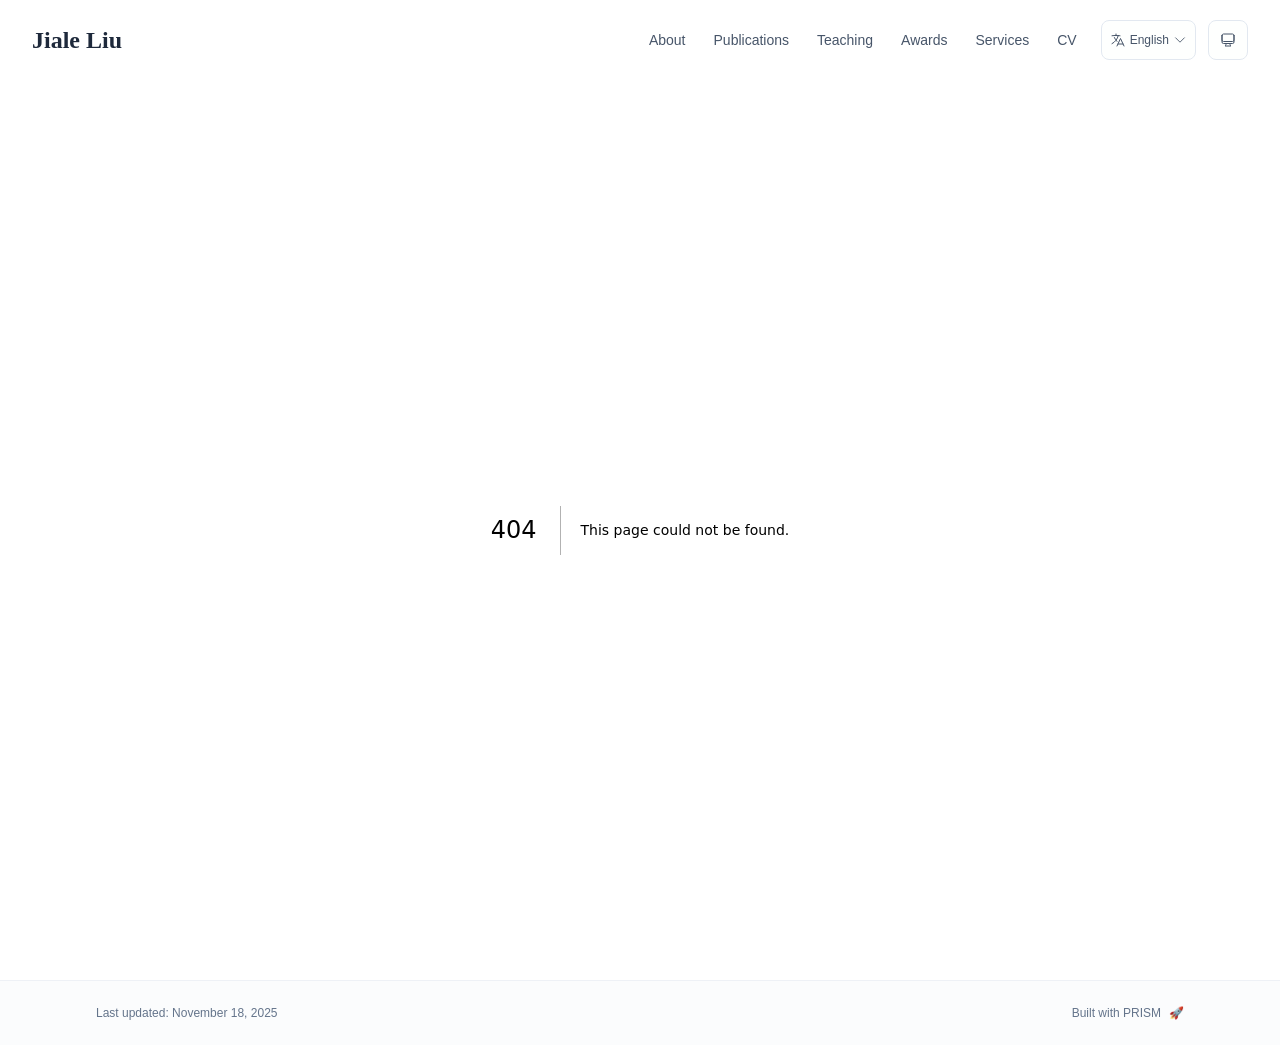
<file: 404/index.html>
<!DOCTYPE html><html lang="en" class="scroll-smooth"><head><meta charSet="utf-8"/><meta name="viewport" content="width=device-width, initial-scale=1"/><link rel="stylesheet" href="/_next/static/css/1323167429cc407e.css" data-precedence="next"/><link rel="preload" as="script" fetchPriority="low" href="/_next/static/chunks/webpack-af78f5c2c11af041.js"/><script src="/_next/static/chunks/4bd1b696-70b6d399998de86a.js" async=""></script><script src="/_next/static/chunks/684-5aaa8290a129f299.js" async=""></script><script src="/_next/static/chunks/main-app-961d37730862adcd.js" async=""></script><script src="/_next/static/chunks/461-a9a5d7b05a71d978.js" async=""></script><script src="/_next/static/chunks/874-6cc630662f3664af.js" async=""></script><script src="/_next/static/chunks/291-e39730cc9327e39b.js" async=""></script><script src="/_next/static/chunks/app/layout-63ae3fb0fd66fff9.js" async=""></script><meta name="robots" content="noindex"/><title>404: This page could not be found.</title><link rel="icon" href="/favicon.svg" type="image/svg+xml"/><link rel="dns-prefetch" href="https://jialeliu.com"/><link rel="preconnect" href="https://jialeliu.com" crossorigin=""/><link rel="preload" as="font" type="font/woff2" href="https://jialeliu.com/fonts/georgiab.woff2" crossorigin=""/><script>
              try {
                const theme = localStorage.getItem('theme-storage');
                const parsed = theme ? JSON.parse(theme) : null;
                const setting = parsed?.state?.theme || 'system';
                const prefersDark = typeof window !== 'undefined' && window.matchMedia && window.matchMedia('(prefers-color-scheme: dark)').matches;
                const effective = setting === 'dark' ? 'dark' : (setting === 'light' ? 'light' : (prefersDark ? 'dark' : 'light'));
                var root = document.documentElement;
                root.classList.add(effective);
                root.setAttribute('data-theme', effective);
              } catch (e) {
                var root = document.documentElement;
                root.classList.add('light');
                root.setAttribute('data-theme', 'light');
              }
            </script><script>
    try {
      const cfg = {"enabled":true,"locales":["zh","en"],"defaultLocale":"en","mode":"auto","fixedLocale":"en","persist":true,"switcher":true,"labels":{"zh":"中文","en":"English"}};
      const storageKey = 'locale-storage';
      const normalize = (value) => typeof value === 'string' ? value.trim().replace('_', '-').toLowerCase() : '';
      const matchLocale = (candidate) => {
        const normalized = normalize(candidate);
        if (!normalized) return null;
        if (cfg.locales.includes(normalized)) return normalized;
        const language = normalized.split('-')[0];
        if (cfg.locales.includes(language)) return language;
        return null;
      };

      let resolved = null;

      if (cfg.persist) {
        resolved = matchLocale(localStorage.getItem(storageKey));
      }

      if (!resolved) {
        if (cfg.mode === 'fixed') {
          resolved = cfg.fixedLocale;
        } else {
          resolved = matchLocale(navigator.language);
        }
      }

      if (!resolved) {
        resolved = cfg.defaultLocale;
      }

      const root = document.documentElement;
      root.lang = resolved;
      root.setAttribute('data-locale', resolved);

      if (cfg.persist) {
        localStorage.setItem(storageKey, resolved);
      }
    } catch (e) {
      const root = document.documentElement;
      root.lang = 'en';
      root.setAttribute('data-locale', 'en');
    }
  </script><title>Jiale Liu</title><meta name="description" content="PhD student at the University of Example."/><meta name="author" content="Jiale Liu"/><meta name="keywords" content="Jiale Liu,PhD,Research,University of Example"/><meta name="creator" content="Jiale Liu"/><meta name="publisher" content="Jiale Liu"/><meta property="og:title" content="Jiale Liu"/><meta property="og:description" content="PhD student at the University of Example."/><meta property="og:site_name" content="Jiale Liu&#x27;s Academic Website"/><meta property="og:locale" content="en_US"/><meta property="og:type" content="website"/><meta name="twitter:card" content="summary"/><meta name="twitter:title" content="Jiale Liu"/><meta name="twitter:description" content="PhD student at the University of Example."/><link rel="icon" href="/favicon.svg"/><script>document.querySelectorAll('body link[rel="icon"], body link[rel="apple-touch-icon"]').forEach(el => document.head.appendChild(el))</script><script src="/_next/static/chunks/polyfills-42372ed130431b0a.js" noModule=""></script></head><body class="font-sans antialiased"><div style="visibility:hidden"><nav class="fixed top-0 left-0 right-0 z-50" data-headlessui-state=""><div class="transition-all duration-300 ease-out bg-transparent" style="transform:translateY(-100px)"><div class="max-w-7xl mx-auto px-4 sm:px-6 lg:px-8"><div class="flex justify-between items-center h-16 lg:h-20"><div class="flex-shrink-0" tabindex="0"><a class="text-xl lg:text-2xl font-serif font-semibold text-primary hover:text-accent transition-colors duration-200" href="/">Jiale Liu</a></div><div class="hidden lg:block"><div class="ml-10 flex items-center space-x-3"><div class="relative flex items-baseline space-x-1"><a data-nav-href="/" class="relative px-3 py-2 text-sm font-medium rounded-lg transition-colors duration-150 text-neutral-600" href="/">About</a><a data-nav-href="/publications" class="relative px-3 py-2 text-sm font-medium rounded-lg transition-colors duration-150 text-neutral-600" href="/publications/">Publications</a><a data-nav-href="/teaching" class="relative px-3 py-2 text-sm font-medium rounded-lg transition-colors duration-150 text-neutral-600" href="/teaching/">Teaching</a><a data-nav-href="/awards" class="relative px-3 py-2 text-sm font-medium rounded-lg transition-colors duration-150 text-neutral-600" href="/awards/">Awards</a><a data-nav-href="/services" class="relative px-3 py-2 text-sm font-medium rounded-lg transition-colors duration-150 text-neutral-600" href="/services/">Services</a><a data-nav-href="/cv" class="relative px-3 py-2 text-sm font-medium rounded-lg transition-colors duration-150 text-neutral-600" href="/cv/">CV</a></div><div class="flex items-center justify-center w-14 h-10 rounded-lg border border-neutral-200 dark:border-[rgba(148,163,184,0.24)] bg-background dark:bg-neutral-800"><div class="w-6 h-4 rounded bg-neutral-300 animate-pulse"></div></div><div class="flex items-center justify-center w-10 h-10 rounded-lg border border-neutral-200 dark:border-[rgba(148,163,184,0.24)] bg-background dark:bg-neutral-800"><div class="w-4 h-4 rounded-full bg-neutral-300 animate-pulse"></div></div></div></div><div class="lg:hidden flex items-center space-x-2"><div class="flex items-center justify-center w-14 h-10 rounded-lg border border-neutral-200 dark:border-[rgba(148,163,184,0.24)] bg-background dark:bg-neutral-800"><div class="w-6 h-4 rounded bg-neutral-300 animate-pulse"></div></div><div class="flex items-center justify-center w-10 h-10 rounded-lg border border-neutral-200 dark:border-[rgba(148,163,184,0.24)] bg-background dark:bg-neutral-800"><div class="w-4 h-4 rounded-full bg-neutral-300 animate-pulse"></div></div><button class="inline-flex items-center justify-center p-2 rounded-md text-neutral-600 hover:text-primary hover:bg-neutral-100 dark:hover:bg-neutral-800 focus:outline-none focus:ring-2 focus:ring-inset focus:ring-accent transition-colors duration-200" id="headlessui-disclosure-button-«R7pdb»" type="button" aria-expanded="false" data-headlessui-state=""><span class="sr-only">Open main menu</span><div><svg xmlns="http://www.w3.org/2000/svg" fill="none" viewBox="0 0 24 24" stroke-width="1.5" stroke="currentColor" aria-hidden="true" data-slot="icon" class="block h-6 w-6"><path stroke-linecap="round" stroke-linejoin="round" d="M3.75 6.75h16.5M3.75 12h16.5m-16.5 5.25h16.5"></path></svg></div></button></div></div></div></div></nav><main class="min-h-screen pt-16 lg:pt-20"><div style="font-family:system-ui,&quot;Segoe UI&quot;,Roboto,Helvetica,Arial,sans-serif,&quot;Apple Color Emoji&quot;,&quot;Segoe UI Emoji&quot;;height:100vh;text-align:center;display:flex;flex-direction:column;align-items:center;justify-content:center"><div><style>body{color:#000;background:#fff;margin:0}.next-error-h1{border-right:1px solid rgba(0,0,0,.3)}@media (prefers-color-scheme:dark){body{color:#fff;background:#000}.next-error-h1{border-right:1px solid rgba(255,255,255,.3)}}</style><h1 class="next-error-h1" style="display:inline-block;margin:0 20px 0 0;padding:0 23px 0 0;font-size:24px;font-weight:500;vertical-align:top;line-height:49px">404</h1><div style="display:inline-block"><h2 style="font-size:14px;font-weight:400;line-height:49px;margin:0">This page could not be found.</h2></div></div></div><!--$--><!--/$--><!--$--><!--/$--></main><footer class="border-t border-neutral-200/50 bg-neutral-50/50 dark:bg-neutral-900/50 dark:border-neutral-700/50"><div class="max-w-6xl mx-auto px-4 sm:px-6 lg:px-8 py-6"><div class="flex flex-col sm:flex-row justify-between items-center gap-2"><p class="text-xs text-neutral-500">Last updated<!-- -->: <!-- -->November 18, 2025</p><p class="text-xs text-neutral-500 flex items-center"><a href="https://github.com/xyjoey/PRISM" target="_blank" rel="noopener noreferrer">Built with PRISM</a><span class="ml-2">🚀</span></p></div></div></footer></div><script src="/_next/static/chunks/webpack-af78f5c2c11af041.js" async=""></script><script>(self.__next_f=self.__next_f||[]).push([0])</script><script>self.__next_f.push([1,"1:\"$Sreact.fragment\"\n3:I[3719,[\"461\",\"static/chunks/461-a9a5d7b05a71d978.js\",\"874\",\"static/chunks/874-6cc630662f3664af.js\",\"291\",\"static/chunks/291-e39730cc9327e39b.js\",\"177\",\"static/chunks/app/layout-63ae3fb0fd66fff9.js\"],\"ThemeProvider\"]\n4:I[310,[\"461\",\"static/chunks/461-a9a5d7b05a71d978.js\",\"874\",\"static/chunks/874-6cc630662f3664af.js\",\"291\",\"static/chunks/291-e39730cc9327e39b.js\",\"177\",\"static/chunks/app/layout-63ae3fb0fd66fff9.js\"],\"LocaleProvider\"]\n5:I[4574,[\"461\",\"static/chunks/461-a9a5d7b05a71d978.js\",\"874\",\"static/chunks/874-6cc630662f3664af.js\",\"291\",\"static/chunks/291-e39730cc9327e39b.js\",\"177\",\"static/chunks/app/layout-63ae3fb0fd66fff9.js\"],\"default\"]\n6:I[7555,[],\"\"]\n7:I[1295,[],\"\"]\n8:I[2548,[\"461\",\"static/chunks/461-a9a5d7b05a71d978.js\",\"874\",\"static/chunks/874-6cc630662f3664af.js\",\"291\",\"static/chunks/291-e39730cc9327e39b.js\",\"177\",\"static/chunks/app/layout-63ae3fb0fd66fff9.js\"],\"default\"]\n9:I[9665,[],\"MetadataBoundary\"]\nb:I[9665,[],\"OutletBoundary\"]\ne:I[4911,[],\"AsyncMetadataOutlet\"]\n10:I[9665,[],\"ViewportBoundary\"]\n12:I[6614,[],\"\"]\n:HL[\"/_next/static/css/1323167429cc407e.css\",\"style\"]\n2:T590,\n    try {\n      const cfg = {\"enabled\":true,\"locales\":[\"zh\",\"en\"],\"defaultLocale\":\"en\",\"mode\":\"auto\",\"fixedLocale\":\"en\",\"persist\":true,\"switcher\":true,\"labels\":{\"zh\":\"中文\",\"en\":\"English\"}};\n      const storageKey = 'locale-storage';\n      const normalize = (value) =\u003e typeof value === 'string' ? value.trim().replace('_', '-').toLowerCase() : '';\n      const matchLocale = (candidate) =\u003e {\n        const normalized = normalize(candidate);\n        if (!normalized) return null;\n        if (cfg.locales.includes(normalized)) return normalized;\n        const language = normalized.split('-')[0];\n        if (cfg.locales.includes(language)) return language;\n        return null;\n      };\n\n      let resolved = null;\n\n      if (cfg.persist) {\n        resolved = matchLocale(localStorage.getItem(storageKey));\n      }\n\n      if (!resolved) {\n        if (cfg.mode === 'fixed') {\n          resolved = cfg.fixedLocale;\n        }"])</script><script>self.__next_f.push([1," else {\n          resolved = matchLocale(navigator.language);\n        }\n      }\n\n      if (!resolved) {\n        resolved = cfg.defaultLocale;\n      }\n\n      const root = document.documentElement;\n      root.lang = resolved;\n      root.setAttribute('data-locale', resolved);\n\n      if (cfg.persist) {\n        localStorage.setItem(storageKey, resolved);\n      }\n    } catch (e) {\n      const root = document.documentElement;\n      root.lang = 'en';\n      root.setAttribute('data-locale', 'en');\n    }\n  "])</script><script>self.__next_f.push([1,"0:{\"P\":null,\"b\":\"bc_Dt9RGr0wljh8Ib9H8d\",\"p\":\"\",\"c\":[\"\",\"_not-found\",\"\"],\"i\":false,\"f\":[[[\"\",{\"children\":[\"/_not-found\",{\"children\":[\"__PAGE__\",{}]}]},\"$undefined\",\"$undefined\",true],[\"\",[\"$\",\"$1\",\"c\",{\"children\":[[[\"$\",\"link\",\"0\",{\"rel\":\"stylesheet\",\"href\":\"/_next/static/css/1323167429cc407e.css\",\"precedence\":\"next\",\"crossOrigin\":\"$undefined\",\"nonce\":\"$undefined\"}]],[\"$\",\"html\",null,{\"lang\":\"en\",\"className\":\"scroll-smooth\",\"suppressHydrationWarning\":true,\"children\":[[\"$\",\"head\",null,{\"children\":[[\"$\",\"link\",null,{\"rel\":\"icon\",\"href\":\"/favicon.svg\",\"type\":\"image/svg+xml\"}],[\"$\",\"link\",null,{\"rel\":\"dns-prefetch\",\"href\":\"https://jialeliu.com\"}],[\"$\",\"link\",null,{\"rel\":\"preconnect\",\"href\":\"https://jialeliu.com\",\"crossOrigin\":\"\"}],[\"$\",\"link\",null,{\"rel\":\"preload\",\"as\":\"font\",\"type\":\"font/woff2\",\"href\":\"https://jialeliu.com/fonts/georgiab.woff2\",\"crossOrigin\":\"\"}],[\"$\",\"script\",null,{\"dangerouslySetInnerHTML\":{\"__html\":\"\\n              try {\\n                const theme = localStorage.getItem('theme-storage');\\n                const parsed = theme ? JSON.parse(theme) : null;\\n                const setting = parsed?.state?.theme || 'system';\\n                const prefersDark = typeof window !== 'undefined' \u0026\u0026 window.matchMedia \u0026\u0026 window.matchMedia('(prefers-color-scheme: dark)').matches;\\n                const effective = setting === 'dark' ? 'dark' : (setting === 'light' ? 'light' : (prefersDark ? 'dark' : 'light'));\\n                var root = document.documentElement;\\n                root.classList.add(effective);\\n                root.setAttribute('data-theme', effective);\\n              } catch (e) {\\n                var root = document.documentElement;\\n                root.classList.add('light');\\n                root.setAttribute('data-theme', 'light');\\n              }\\n            \"}}],[\"$\",\"script\",null,{\"dangerouslySetInnerHTML\":{\"__html\":\"$2\"}}]]}],[\"$\",\"body\",null,{\"className\":\"font-sans antialiased\",\"children\":[\"$\",\"$L3\",null,{\"children\":[\"$\",\"$L4\",null,{\"config\":{\"enabled\":true,\"locales\":[\"zh\",\"en\"],\"defaultLocale\":\"en\",\"mode\":\"auto\",\"fixedLocale\":\"en\",\"persist\":true,\"switcher\":true,\"labels\":{\"zh\":\"中文\",\"en\":\"English\"}},\"children\":[[\"$\",\"$L5\",null,{\"items\":[{\"title\":\"About\",\"type\":\"page\",\"target\":\"about\",\"href\":\"/\"},{\"title\":\"Publications\",\"type\":\"page\",\"target\":\"publications\",\"href\":\"/publications\"},{\"title\":\"Teaching\",\"type\":\"page\",\"target\":\"teaching\",\"href\":\"/teaching\"},{\"title\":\"Awards\",\"type\":\"page\",\"target\":\"awards\",\"href\":\"/awards\"},{\"title\":\"Services\",\"type\":\"page\",\"target\":\"services\",\"href\":\"/services\"},{\"title\":\"CV\",\"type\":\"page\",\"target\":\"cv\",\"href\":\"/cv\"}],\"siteTitle\":\"Jiale Liu\",\"enableOnePageMode\":false,\"i18n\":\"$0:f:0:1:1:props:children:1:props:children:1:props:children:props:children:props:config\",\"itemsByLocale\":{\"zh\":[{\"title\":\"关于我\",\"type\":\"page\",\"target\":\"about\",\"href\":\"/\"},{\"title\":\"论文\",\"type\":\"page\",\"target\":\"publications\",\"href\":\"/publications\"},{\"title\":\"教学\",\"type\":\"page\",\"target\":\"teaching\",\"href\":\"/teaching\"},{\"title\":\"奖项\",\"type\":\"page\",\"target\":\"awards\",\"href\":\"/awards\"},{\"title\":\"服务\",\"type\":\"page\",\"target\":\"services\",\"href\":\"/services\"},{\"title\":\"简历\",\"type\":\"page\",\"target\":\"cv\",\"href\":\"/cv\"}],\"en\":[{\"title\":\"About\",\"type\":\"page\",\"target\":\"about\",\"href\":\"/\"},{\"title\":\"Publications\",\"type\":\"page\",\"target\":\"publications\",\"href\":\"/publications\"},{\"title\":\"Teaching\",\"type\":\"page\",\"target\":\"teaching\",\"href\":\"/teaching\"},{\"title\":\"Awards\",\"type\":\"page\",\"target\":\"awards\",\"href\":\"/awards\"},{\"title\":\"Services\",\"type\":\"page\",\"target\":\"services\",\"href\":\"/services\"},{\"title\":\"CV\",\"type\":\"page\",\"target\":\"cv\",\"href\":\"/cv\"}]},\"siteTitleByLocale\":{\"zh\":\"刘嘉乐\",\"en\":\"Jiale Liu\"}}],[\"$\",\"main\",null,{\"className\":\"min-h-screen pt-16 lg:pt-20\",\"children\":[\"$\",\"$L6\",null,{\"parallelRouterKey\":\"children\",\"error\":\"$undefined\",\"errorStyles\":\"$undefined\",\"errorScripts\":\"$undefined\",\"template\":[\"$\",\"$L7\",null,{}],\"templateStyles\":\"$undefined\",\"templateScripts\":\"$undefined\",\"notFound\":[[[\"$\",\"title\",null,{\"children\":\"404: This page could not be found.\"}],[\"$\",\"div\",null,{\"style\":{\"fontFamily\":\"system-ui,\\\"Segoe UI\\\",Roboto,Helvetica,Arial,sans-serif,\\\"Apple Color Emoji\\\",\\\"Segoe UI Emoji\\\"\",\"height\":\"100vh\",\"textAlign\":\"center\",\"display\":\"flex\",\"flexDirection\":\"column\",\"alignItems\":\"center\",\"justifyContent\":\"center\"},\"children\":[\"$\",\"div\",null,{\"children\":[[\"$\",\"style\",null,{\"dangerouslySetInnerHTML\":{\"__html\":\"body{color:#000;background:#fff;margin:0}.next-error-h1{border-right:1px solid rgba(0,0,0,.3)}@media (prefers-color-scheme:dark){body{color:#fff;background:#000}.next-error-h1{border-right:1px solid rgba(255,255,255,.3)}}\"}}],[\"$\",\"h1\",null,{\"className\":\"next-error-h1\",\"style\":{\"display\":\"inline-block\",\"margin\":\"0 20px 0 0\",\"padding\":\"0 23px 0 0\",\"fontSize\":24,\"fontWeight\":500,\"verticalAlign\":\"top\",\"lineHeight\":\"49px\"},\"children\":404}],[\"$\",\"div\",null,{\"style\":{\"display\":\"inline-block\"},\"children\":[\"$\",\"h2\",null,{\"style\":{\"fontSize\":14,\"fontWeight\":400,\"lineHeight\":\"49px\",\"margin\":0},\"children\":\"This page could not be found.\"}]}]]}]}]],[]],\"forbidden\":\"$undefined\",\"unauthorized\":\"$undefined\"}]}],[\"$\",\"$L8\",null,{\"lastUpdated\":\"November 18, 2025\",\"lastUpdatedByLocale\":{\"zh\":\"2025年11月18日\",\"en\":\"November 18, 2025\"},\"defaultLocale\":\"en\"}]]}]}]}]]}]]}],{\"children\":[\"/_not-found\",[\"$\",\"$1\",\"c\",{\"children\":[null,[\"$\",\"$L6\",null,{\"parallelRouterKey\":\"children\",\"error\":\"$undefined\",\"errorStyles\":\"$undefined\",\"errorScripts\":\"$undefined\",\"template\":[\"$\",\"$L7\",null,{}],\"templateStyles\":\"$undefined\",\"templateScripts\":\"$undefined\",\"notFound\":\"$undefined\",\"forbidden\":\"$undefined\",\"unauthorized\":\"$undefined\"}]]}],{\"children\":[\"__PAGE__\",[\"$\",\"$1\",\"c\",{\"children\":[[[\"$\",\"title\",null,{\"children\":\"404: This page could not be found.\"}],[\"$\",\"div\",null,{\"style\":\"$0:f:0:1:1:props:children:1:props:children:1:props:children:props:children:props:children:1:props:children:props:notFound:0:1:props:style\",\"children\":[\"$\",\"div\",null,{\"children\":[[\"$\",\"style\",null,{\"dangerouslySetInnerHTML\":{\"__html\":\"body{color:#000;background:#fff;margin:0}.next-error-h1{border-right:1px solid rgba(0,0,0,.3)}@media (prefers-color-scheme:dark){body{color:#fff;background:#000}.next-error-h1{border-right:1px solid rgba(255,255,255,.3)}}\"}}],[\"$\",\"h1\",null,{\"className\":\"next-error-h1\",\"style\":\"$0:f:0:1:1:props:children:1:props:children:1:props:children:props:children:props:children:1:props:children:props:notFound:0:1:props:children:props:children:1:props:style\",\"children\":404}],[\"$\",\"div\",null,{\"style\":\"$0:f:0:1:1:props:children:1:props:children:1:props:children:props:children:props:children:1:props:children:props:notFound:0:1:props:children:props:children:2:props:style\",\"children\":[\"$\",\"h2\",null,{\"style\":\"$0:f:0:1:1:props:children:1:props:children:1:props:children:props:children:props:children:1:props:children:props:notFound:0:1:props:children:props:children:2:props:children:props:style\",\"children\":\"This page could not be found.\"}]}]]}]}]],[\"$\",\"$L9\",null,{\"children\":\"$La\"}],null,[\"$\",\"$Lb\",null,{\"children\":[\"$Lc\",\"$Ld\",[\"$\",\"$Le\",null,{\"promise\":\"$@f\"}]]}]]}],{},null,false]},null,false]},null,false],[\"$\",\"$1\",\"h\",{\"children\":[[\"$\",\"meta\",null,{\"name\":\"robots\",\"content\":\"noindex\"}],[\"$\",\"$1\",\"wCaWNHKDFmZZgROsGpBWV\",{\"children\":[[\"$\",\"$L10\",null,{\"children\":\"$L11\"}],null]}],null]}],false]],\"m\":\"$undefined\",\"G\":[\"$12\",\"$undefined\"],\"s\":false,\"S\":true}\n"])</script><script>self.__next_f.push([1,"13:\"$Sreact.suspense\"\n14:I[4911,[],\"AsyncMetadata\"]\na:[\"$\",\"$13\",null,{\"fallback\":null,\"children\":[\"$\",\"$L14\",null,{\"promise\":\"$@15\"}]}]\n"])</script><script>self.__next_f.push([1,"d:null\n"])</script><script>self.__next_f.push([1,"11:[[\"$\",\"meta\",\"0\",{\"charSet\":\"utf-8\"}],[\"$\",\"meta\",\"1\",{\"name\":\"viewport\",\"content\":\"width=device-width, initial-scale=1\"}]]\nc:null\n"])</script><script>self.__next_f.push([1,"15:{\"metadata\":[[\"$\",\"title\",\"0\",{\"children\":\"Jiale Liu\"}],[\"$\",\"meta\",\"1\",{\"name\":\"description\",\"content\":\"PhD student at the University of Example.\"}],[\"$\",\"meta\",\"2\",{\"name\":\"author\",\"content\":\"Jiale Liu\"}],[\"$\",\"meta\",\"3\",{\"name\":\"keywords\",\"content\":\"Jiale Liu,PhD,Research,University of Example\"}],[\"$\",\"meta\",\"4\",{\"name\":\"creator\",\"content\":\"Jiale Liu\"}],[\"$\",\"meta\",\"5\",{\"name\":\"publisher\",\"content\":\"Jiale Liu\"}],[\"$\",\"meta\",\"6\",{\"property\":\"og:title\",\"content\":\"Jiale Liu\"}],[\"$\",\"meta\",\"7\",{\"property\":\"og:description\",\"content\":\"PhD student at the University of Example.\"}],[\"$\",\"meta\",\"8\",{\"property\":\"og:site_name\",\"content\":\"Jiale Liu's Academic Website\"}],[\"$\",\"meta\",\"9\",{\"property\":\"og:locale\",\"content\":\"en_US\"}],[\"$\",\"meta\",\"10\",{\"property\":\"og:type\",\"content\":\"website\"}],[\"$\",\"meta\",\"11\",{\"name\":\"twitter:card\",\"content\":\"summary\"}],[\"$\",\"meta\",\"12\",{\"name\":\"twitter:title\",\"content\":\"Jiale Liu\"}],[\"$\",\"meta\",\"13\",{\"name\":\"twitter:description\",\"content\":\"PhD student at the University of Example.\"}],[\"$\",\"link\",\"14\",{\"rel\":\"icon\",\"href\":\"/favicon.svg\"}]],\"error\":null,\"digest\":\"$undefined\"}\nf:{\"metadata\":\"$15:metadata\",\"error\":null,\"digest\":\"$undefined\"}\n"])</script></body></html>
</file>
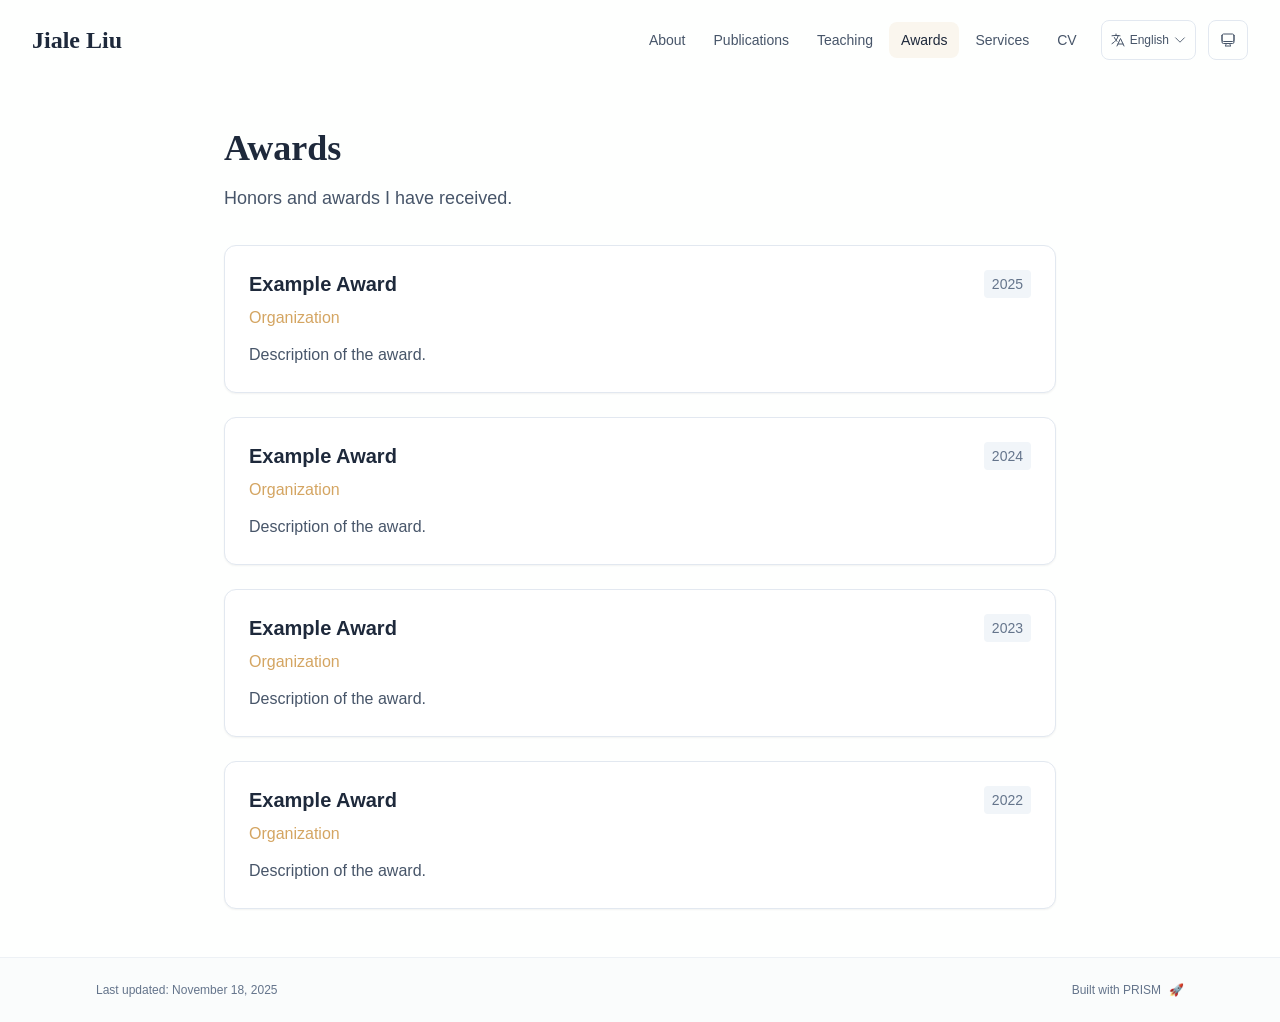
<file: awards/index.html>
<!DOCTYPE html><html lang="en" class="scroll-smooth"><head><meta charSet="utf-8"/><meta name="viewport" content="width=device-width, initial-scale=1"/><link rel="stylesheet" href="/_next/static/css/1323167429cc407e.css" data-precedence="next"/><link rel="preload" as="script" fetchPriority="low" href="/_next/static/chunks/webpack-af78f5c2c11af041.js"/><script src="/_next/static/chunks/4bd1b696-70b6d399998de86a.js" async=""></script><script src="/_next/static/chunks/684-5aaa8290a129f299.js" async=""></script><script src="/_next/static/chunks/main-app-961d37730862adcd.js" async=""></script><script src="/_next/static/chunks/461-a9a5d7b05a71d978.js" async=""></script><script src="/_next/static/chunks/874-6cc630662f3664af.js" async=""></script><script src="/_next/static/chunks/291-e39730cc9327e39b.js" async=""></script><script src="/_next/static/chunks/app/layout-63ae3fb0fd66fff9.js" async=""></script><script src="/_next/static/chunks/178-595a94b9af1e67b5.js" async=""></script><script src="/_next/static/chunks/748-abdcac66b902b175.js" async=""></script><script src="/_next/static/chunks/app/%5Bslug%5D/page-f5b724bf68a3959f.js" async=""></script><link rel="icon" href="/favicon.svg" type="image/svg+xml"/><link rel="dns-prefetch" href="https://jialeliu.com"/><link rel="preconnect" href="https://jialeliu.com" crossorigin=""/><link rel="preload" as="font" type="font/woff2" href="https://jialeliu.com/fonts/georgiab.woff2" crossorigin=""/><script>
              try {
                const theme = localStorage.getItem('theme-storage');
                const parsed = theme ? JSON.parse(theme) : null;
                const setting = parsed?.state?.theme || 'system';
                const prefersDark = typeof window !== 'undefined' && window.matchMedia && window.matchMedia('(prefers-color-scheme: dark)').matches;
                const effective = setting === 'dark' ? 'dark' : (setting === 'light' ? 'light' : (prefersDark ? 'dark' : 'light'));
                var root = document.documentElement;
                root.classList.add(effective);
                root.setAttribute('data-theme', effective);
              } catch (e) {
                var root = document.documentElement;
                root.classList.add('light');
                root.setAttribute('data-theme', 'light');
              }
            </script><script>
    try {
      const cfg = {"enabled":true,"locales":["zh","en"],"defaultLocale":"en","mode":"auto","fixedLocale":"en","persist":true,"switcher":true,"labels":{"zh":"中文","en":"English"}};
      const storageKey = 'locale-storage';
      const normalize = (value) => typeof value === 'string' ? value.trim().replace('_', '-').toLowerCase() : '';
      const matchLocale = (candidate) => {
        const normalized = normalize(candidate);
        if (!normalized) return null;
        if (cfg.locales.includes(normalized)) return normalized;
        const language = normalized.split('-')[0];
        if (cfg.locales.includes(language)) return language;
        return null;
      };

      let resolved = null;

      if (cfg.persist) {
        resolved = matchLocale(localStorage.getItem(storageKey));
      }

      if (!resolved) {
        if (cfg.mode === 'fixed') {
          resolved = cfg.fixedLocale;
        } else {
          resolved = matchLocale(navigator.language);
        }
      }

      if (!resolved) {
        resolved = cfg.defaultLocale;
      }

      const root = document.documentElement;
      root.lang = resolved;
      root.setAttribute('data-locale', resolved);

      if (cfg.persist) {
        localStorage.setItem(storageKey, resolved);
      }
    } catch (e) {
      const root = document.documentElement;
      root.lang = 'en';
      root.setAttribute('data-locale', 'en');
    }
  </script><title>Awards | Jiale Liu</title><meta name="description" content="Honors and awards I have received."/><meta name="author" content="Jiale Liu"/><meta name="keywords" content="Jiale Liu,PhD,Research,University of Example"/><meta name="creator" content="Jiale Liu"/><meta name="publisher" content="Jiale Liu"/><meta property="og:title" content="Jiale Liu"/><meta property="og:description" content="PhD student at the University of Example."/><meta property="og:site_name" content="Jiale Liu&#x27;s Academic Website"/><meta property="og:locale" content="en_US"/><meta property="og:type" content="website"/><meta name="twitter:card" content="summary"/><meta name="twitter:title" content="Jiale Liu"/><meta name="twitter:description" content="PhD student at the University of Example."/><link rel="icon" href="/favicon.svg"/><script>document.querySelectorAll('body link[rel="icon"], body link[rel="apple-touch-icon"]').forEach(el => document.head.appendChild(el))</script><script src="/_next/static/chunks/polyfills-42372ed130431b0a.js" noModule=""></script></head><body class="font-sans antialiased"><div style="visibility:hidden"><nav class="fixed top-0 left-0 right-0 z-50" data-headlessui-state=""><div class="transition-all duration-300 ease-out bg-transparent" style="transform:translateY(-100px)"><div class="max-w-7xl mx-auto px-4 sm:px-6 lg:px-8"><div class="flex justify-between items-center h-16 lg:h-20"><div class="flex-shrink-0" tabindex="0"><a class="text-xl lg:text-2xl font-serif font-semibold text-primary hover:text-accent transition-colors duration-200" href="/">Jiale Liu</a></div><div class="hidden lg:block"><div class="ml-10 flex items-center space-x-3"><div class="relative flex items-baseline space-x-1"><a data-nav-href="/" class="relative px-3 py-2 text-sm font-medium rounded-lg transition-colors duration-150 text-neutral-600" href="/">About</a><a data-nav-href="/publications" class="relative px-3 py-2 text-sm font-medium rounded-lg transition-colors duration-150 text-neutral-600" href="/publications/">Publications</a><a data-nav-href="/teaching" class="relative px-3 py-2 text-sm font-medium rounded-lg transition-colors duration-150 text-neutral-600" href="/teaching/">Teaching</a><a data-nav-href="/awards" class="relative px-3 py-2 text-sm font-medium rounded-lg transition-colors duration-150 text-primary" href="/awards/">Awards</a><a data-nav-href="/services" class="relative px-3 py-2 text-sm font-medium rounded-lg transition-colors duration-150 text-neutral-600" href="/services/">Services</a><a data-nav-href="/cv" class="relative px-3 py-2 text-sm font-medium rounded-lg transition-colors duration-150 text-neutral-600" href="/cv/">CV</a></div><div class="flex items-center justify-center w-14 h-10 rounded-lg border border-neutral-200 dark:border-[rgba(148,163,184,0.24)] bg-background dark:bg-neutral-800"><div class="w-6 h-4 rounded bg-neutral-300 animate-pulse"></div></div><div class="flex items-center justify-center w-10 h-10 rounded-lg border border-neutral-200 dark:border-[rgba(148,163,184,0.24)] bg-background dark:bg-neutral-800"><div class="w-4 h-4 rounded-full bg-neutral-300 animate-pulse"></div></div></div></div><div class="lg:hidden flex items-center space-x-2"><div class="flex items-center justify-center w-14 h-10 rounded-lg border border-neutral-200 dark:border-[rgba(148,163,184,0.24)] bg-background dark:bg-neutral-800"><div class="w-6 h-4 rounded bg-neutral-300 animate-pulse"></div></div><div class="flex items-center justify-center w-10 h-10 rounded-lg border border-neutral-200 dark:border-[rgba(148,163,184,0.24)] bg-background dark:bg-neutral-800"><div class="w-4 h-4 rounded-full bg-neutral-300 animate-pulse"></div></div><button class="inline-flex items-center justify-center p-2 rounded-md text-neutral-600 hover:text-primary hover:bg-neutral-100 dark:hover:bg-neutral-800 focus:outline-none focus:ring-2 focus:ring-inset focus:ring-accent transition-colors duration-200" id="headlessui-disclosure-button-«R7pdb»" type="button" aria-expanded="false" data-headlessui-state=""><span class="sr-only">Open main menu</span><div><svg xmlns="http://www.w3.org/2000/svg" fill="none" viewBox="0 0 24 24" stroke-width="1.5" stroke="currentColor" aria-hidden="true" data-slot="icon" class="block h-6 w-6"><path stroke-linecap="round" stroke-linejoin="round" d="M3.75 6.75h16.5M3.75 12h16.5m-16.5 5.25h16.5"></path></svg></div></button></div></div></div></div></nav><main class="min-h-screen pt-16 lg:pt-20"><div class="max-w-4xl mx-auto px-4 sm:px-6 lg:px-8 py-12"><div style="opacity:0;transform:translateY(20px)"><div class="mb-8"><h1 class="text-4xl font-serif font-bold text-primary mb-4">Awards</h1><div class="text-lg text-neutral-600 dark:text-neutral-500 max-w-2xl leading-relaxed"><p class="mb-3 last:mb-0">Honors and awards I have received.</p></div></div><div class="grid gap-6"><div class="bg-white dark:bg-neutral-900 p-6 rounded-xl shadow-sm border border-neutral-200 dark:border-neutral-800 hover:shadow-lg transition-all duration-200 hover:scale-[1.01]" style="opacity:0;transform:translateY(20px)"><div class="flex justify-between items-start mb-2"><h3 class="text-xl font-semibold text-primary">Example Award</h3><span class="text-sm text-neutral-500 font-medium bg-neutral-100 dark:bg-neutral-800 px-2 py-1 rounded">2025</span></div><p class="text-base text-accent font-medium mb-3">Organization</p><div class="text-base text-neutral-600 dark:text-neutral-500 leading-relaxed"><p class="mb-3 last:mb-0">Description of the award.</p></div></div><div class="bg-white dark:bg-neutral-900 p-6 rounded-xl shadow-sm border border-neutral-200 dark:border-neutral-800 hover:shadow-lg transition-all duration-200 hover:scale-[1.01]" style="opacity:0;transform:translateY(20px)"><div class="flex justify-between items-start mb-2"><h3 class="text-xl font-semibold text-primary">Example Award</h3><span class="text-sm text-neutral-500 font-medium bg-neutral-100 dark:bg-neutral-800 px-2 py-1 rounded">2024</span></div><p class="text-base text-accent font-medium mb-3">Organization</p><div class="text-base text-neutral-600 dark:text-neutral-500 leading-relaxed"><p class="mb-3 last:mb-0">Description of the award.</p></div></div><div class="bg-white dark:bg-neutral-900 p-6 rounded-xl shadow-sm border border-neutral-200 dark:border-neutral-800 hover:shadow-lg transition-all duration-200 hover:scale-[1.01]" style="opacity:0;transform:translateY(20px)"><div class="flex justify-between items-start mb-2"><h3 class="text-xl font-semibold text-primary">Example Award</h3><span class="text-sm text-neutral-500 font-medium bg-neutral-100 dark:bg-neutral-800 px-2 py-1 rounded">2023</span></div><p class="text-base text-accent font-medium mb-3">Organization</p><div class="text-base text-neutral-600 dark:text-neutral-500 leading-relaxed"><p class="mb-3 last:mb-0">Description of the award.</p></div></div><div class="bg-white dark:bg-neutral-900 p-6 rounded-xl shadow-sm border border-neutral-200 dark:border-neutral-800 hover:shadow-lg transition-all duration-200 hover:scale-[1.01]" style="opacity:0;transform:translateY(20px)"><div class="flex justify-between items-start mb-2"><h3 class="text-xl font-semibold text-primary">Example Award</h3><span class="text-sm text-neutral-500 font-medium bg-neutral-100 dark:bg-neutral-800 px-2 py-1 rounded">2022</span></div><p class="text-base text-accent font-medium mb-3">Organization</p><div class="text-base text-neutral-600 dark:text-neutral-500 leading-relaxed"><p class="mb-3 last:mb-0">Description of the award.</p></div></div></div></div></div><!--$--><!--/$--><!--$--><!--/$--></main><footer class="border-t border-neutral-200/50 bg-neutral-50/50 dark:bg-neutral-900/50 dark:border-neutral-700/50"><div class="max-w-6xl mx-auto px-4 sm:px-6 lg:px-8 py-6"><div class="flex flex-col sm:flex-row justify-between items-center gap-2"><p class="text-xs text-neutral-500">Last updated<!-- -->: <!-- -->November 18, 2025</p><p class="text-xs text-neutral-500 flex items-center"><a href="https://github.com/xyjoey/PRISM" target="_blank" rel="noopener noreferrer">Built with PRISM</a><span class="ml-2">🚀</span></p></div></div></footer></div><script src="/_next/static/chunks/webpack-af78f5c2c11af041.js" async=""></script><script>(self.__next_f=self.__next_f||[]).push([0])</script><script>self.__next_f.push([1,"1:\"$Sreact.fragment\"\n3:I[3719,[\"461\",\"static/chunks/461-a9a5d7b05a71d978.js\",\"874\",\"static/chunks/874-6cc630662f3664af.js\",\"291\",\"static/chunks/291-e39730cc9327e39b.js\",\"177\",\"static/chunks/app/layout-63ae3fb0fd66fff9.js\"],\"ThemeProvider\"]\n4:I[310,[\"461\",\"static/chunks/461-a9a5d7b05a71d978.js\",\"874\",\"static/chunks/874-6cc630662f3664af.js\",\"291\",\"static/chunks/291-e39730cc9327e39b.js\",\"177\",\"static/chunks/app/layout-63ae3fb0fd66fff9.js\"],\"LocaleProvider\"]\n5:I[4574,[\"461\",\"static/chunks/461-a9a5d7b05a71d978.js\",\"874\",\"static/chunks/874-6cc630662f3664af.js\",\"291\",\"static/chunks/291-e39730cc9327e39b.js\",\"177\",\"static/chunks/app/layout-63ae3fb0fd66fff9.js\"],\"default\"]\n6:I[7555,[],\"\"]\n7:I[1295,[],\"\"]\n8:I[2548,[\"461\",\"static/chunks/461-a9a5d7b05a71d978.js\",\"874\",\"static/chunks/874-6cc630662f3664af.js\",\"291\",\"static/chunks/291-e39730cc9327e39b.js\",\"177\",\"static/chunks/app/layout-63ae3fb0fd66fff9.js\"],\"default\"]\na:I[9665,[],\"MetadataBoundary\"]\nc:I[9665,[],\"OutletBoundary\"]\nf:I[4911,[],\"AsyncMetadataOutlet\"]\n11:I[9665,[],\"ViewportBoundary\"]\n13:I[6614,[],\"\"]\n:HL[\"/_next/static/css/1323167429cc407e.css\",\"style\"]\n2:T590,\n    try {\n      const cfg = {\"enabled\":true,\"locales\":[\"zh\",\"en\"],\"defaultLocale\":\"en\",\"mode\":\"auto\",\"fixedLocale\":\"en\",\"persist\":true,\"switcher\":true,\"labels\":{\"zh\":\"中文\",\"en\":\"English\"}};\n      const storageKey = 'locale-storage';\n      const normalize = (value) =\u003e typeof value === 'string' ? value.trim().replace('_', '-').toLowerCase() : '';\n      const matchLocale = (candidate) =\u003e {\n        const normalized = normalize(candidate);\n        if (!normalized) return null;\n        if (cfg.locales.includes(normalized)) return normalized;\n        const language = normalized.split('-')[0];\n        if (cfg.locales.includes(language)) return language;\n        return null;\n      };\n\n      let resolved = null;\n\n      if (cfg.persist) {\n        resolved = matchLocale(localStorage.getItem(storageKey));\n      }\n\n      if (!resolved) {\n        if (cfg.mode === 'fixed') {\n          resolved = cfg.fixedLocale;\n        }"])</script><script>self.__next_f.push([1," else {\n          resolved = matchLocale(navigator.language);\n        }\n      }\n\n      if (!resolved) {\n        resolved = cfg.defaultLocale;\n      }\n\n      const root = document.documentElement;\n      root.lang = resolved;\n      root.setAttribute('data-locale', resolved);\n\n      if (cfg.persist) {\n        localStorage.setItem(storageKey, resolved);\n      }\n    } catch (e) {\n      const root = document.documentElement;\n      root.lang = 'en';\n      root.setAttribute('data-locale', 'en');\n    }\n  "])</script><script>self.__next_f.push([1,"0:{\"P\":null,\"b\":\"bc_Dt9RGr0wljh8Ib9H8d\",\"p\":\"\",\"c\":[\"\",\"awards\",\"\"],\"i\":false,\"f\":[[[\"\",{\"children\":[[\"slug\",\"awards\",\"d\"],{\"children\":[\"__PAGE__\",{}]}]},\"$undefined\",\"$undefined\",true],[\"\",[\"$\",\"$1\",\"c\",{\"children\":[[[\"$\",\"link\",\"0\",{\"rel\":\"stylesheet\",\"href\":\"/_next/static/css/1323167429cc407e.css\",\"precedence\":\"next\",\"crossOrigin\":\"$undefined\",\"nonce\":\"$undefined\"}]],[\"$\",\"html\",null,{\"lang\":\"en\",\"className\":\"scroll-smooth\",\"suppressHydrationWarning\":true,\"children\":[[\"$\",\"head\",null,{\"children\":[[\"$\",\"link\",null,{\"rel\":\"icon\",\"href\":\"/favicon.svg\",\"type\":\"image/svg+xml\"}],[\"$\",\"link\",null,{\"rel\":\"dns-prefetch\",\"href\":\"https://jialeliu.com\"}],[\"$\",\"link\",null,{\"rel\":\"preconnect\",\"href\":\"https://jialeliu.com\",\"crossOrigin\":\"\"}],[\"$\",\"link\",null,{\"rel\":\"preload\",\"as\":\"font\",\"type\":\"font/woff2\",\"href\":\"https://jialeliu.com/fonts/georgiab.woff2\",\"crossOrigin\":\"\"}],[\"$\",\"script\",null,{\"dangerouslySetInnerHTML\":{\"__html\":\"\\n              try {\\n                const theme = localStorage.getItem('theme-storage');\\n                const parsed = theme ? JSON.parse(theme) : null;\\n                const setting = parsed?.state?.theme || 'system';\\n                const prefersDark = typeof window !== 'undefined' \u0026\u0026 window.matchMedia \u0026\u0026 window.matchMedia('(prefers-color-scheme: dark)').matches;\\n                const effective = setting === 'dark' ? 'dark' : (setting === 'light' ? 'light' : (prefersDark ? 'dark' : 'light'));\\n                var root = document.documentElement;\\n                root.classList.add(effective);\\n                root.setAttribute('data-theme', effective);\\n              } catch (e) {\\n                var root = document.documentElement;\\n                root.classList.add('light');\\n                root.setAttribute('data-theme', 'light');\\n              }\\n            \"}}],[\"$\",\"script\",null,{\"dangerouslySetInnerHTML\":{\"__html\":\"$2\"}}]]}],[\"$\",\"body\",null,{\"className\":\"font-sans antialiased\",\"children\":[\"$\",\"$L3\",null,{\"children\":[\"$\",\"$L4\",null,{\"config\":{\"enabled\":true,\"locales\":[\"zh\",\"en\"],\"defaultLocale\":\"en\",\"mode\":\"auto\",\"fixedLocale\":\"en\",\"persist\":true,\"switcher\":true,\"labels\":{\"zh\":\"中文\",\"en\":\"English\"}},\"children\":[[\"$\",\"$L5\",null,{\"items\":[{\"title\":\"About\",\"type\":\"page\",\"target\":\"about\",\"href\":\"/\"},{\"title\":\"Publications\",\"type\":\"page\",\"target\":\"publications\",\"href\":\"/publications\"},{\"title\":\"Teaching\",\"type\":\"page\",\"target\":\"teaching\",\"href\":\"/teaching\"},{\"title\":\"Awards\",\"type\":\"page\",\"target\":\"awards\",\"href\":\"/awards\"},{\"title\":\"Services\",\"type\":\"page\",\"target\":\"services\",\"href\":\"/services\"},{\"title\":\"CV\",\"type\":\"page\",\"target\":\"cv\",\"href\":\"/cv\"}],\"siteTitle\":\"Jiale Liu\",\"enableOnePageMode\":false,\"i18n\":\"$0:f:0:1:1:props:children:1:props:children:1:props:children:props:children:props:config\",\"itemsByLocale\":{\"zh\":[{\"title\":\"关于我\",\"type\":\"page\",\"target\":\"about\",\"href\":\"/\"},{\"title\":\"论文\",\"type\":\"page\",\"target\":\"publications\",\"href\":\"/publications\"},{\"title\":\"教学\",\"type\":\"page\",\"target\":\"teaching\",\"href\":\"/teaching\"},{\"title\":\"奖项\",\"type\":\"page\",\"target\":\"awards\",\"href\":\"/awards\"},{\"title\":\"服务\",\"type\":\"page\",\"target\":\"services\",\"href\":\"/services\"},{\"title\":\"简历\",\"type\":\"page\",\"target\":\"cv\",\"href\":\"/cv\"}],\"en\":[{\"title\":\"About\",\"type\":\"page\",\"target\":\"about\",\"href\":\"/\"},{\"title\":\"Publications\",\"type\":\"page\",\"target\":\"publications\",\"href\":\"/publications\"},{\"title\":\"Teaching\",\"type\":\"page\",\"target\":\"teaching\",\"href\":\"/teaching\"},{\"title\":\"Awards\",\"type\":\"page\",\"target\":\"awards\",\"href\":\"/awards\"},{\"title\":\"Services\",\"type\":\"page\",\"target\":\"services\",\"href\":\"/services\"},{\"title\":\"CV\",\"type\":\"page\",\"target\":\"cv\",\"href\":\"/cv\"}]},\"siteTitleByLocale\":{\"zh\":\"刘嘉乐\",\"en\":\"Jiale Liu\"}}],[\"$\",\"main\",null,{\"className\":\"min-h-screen pt-16 lg:pt-20\",\"children\":[\"$\",\"$L6\",null,{\"parallelRouterKey\":\"children\",\"error\":\"$undefined\",\"errorStyles\":\"$undefined\",\"errorScripts\":\"$undefined\",\"template\":[\"$\",\"$L7\",null,{}],\"templateStyles\":\"$undefined\",\"templateScripts\":\"$undefined\",\"notFound\":[[[\"$\",\"title\",null,{\"children\":\"404: This page could not be found.\"}],[\"$\",\"div\",null,{\"style\":{\"fontFamily\":\"system-ui,\\\"Segoe UI\\\",Roboto,Helvetica,Arial,sans-serif,\\\"Apple Color Emoji\\\",\\\"Segoe UI Emoji\\\"\",\"height\":\"100vh\",\"textAlign\":\"center\",\"display\":\"flex\",\"flexDirection\":\"column\",\"alignItems\":\"center\",\"justifyContent\":\"center\"},\"children\":[\"$\",\"div\",null,{\"children\":[[\"$\",\"style\",null,{\"dangerouslySetInnerHTML\":{\"__html\":\"body{color:#000;background:#fff;margin:0}.next-error-h1{border-right:1px solid rgba(0,0,0,.3)}@media (prefers-color-scheme:dark){body{color:#fff;background:#000}.next-error-h1{border-right:1px solid rgba(255,255,255,.3)}}\"}}],[\"$\",\"h1\",null,{\"className\":\"next-error-h1\",\"style\":{\"display\":\"inline-block\",\"margin\":\"0 20px 0 0\",\"padding\":\"0 23px 0 0\",\"fontSize\":24,\"fontWeight\":500,\"verticalAlign\":\"top\",\"lineHeight\":\"49px\"},\"children\":404}],[\"$\",\"div\",null,{\"style\":{\"display\":\"inline-block\"},\"children\":[\"$\",\"h2\",null,{\"style\":{\"fontSize\":14,\"fontWeight\":400,\"lineHeight\":\"49px\",\"margin\":0},\"children\":\"This page could not be found.\"}]}]]}]}]],[]],\"forbidden\":\"$undefined\",\"unauthorized\":\"$undefined\"}]}],[\"$\",\"$L8\",null,{\"lastUpdated\":\"November 18, 2025\",\"lastUpdatedByLocale\":{\"zh\":\"2025年11月18日\",\"en\":\"November 18, 2025\"},\"defaultLocale\":\"en\"}]]}]}]}]]}]]}],{\"children\":[[\"slug\",\"awards\",\"d\"],[\"$\",\"$1\",\"c\",{\"children\":[null,[\"$\",\"$L6\",null,{\"parallelRouterKey\":\"children\",\"error\":\"$undefined\",\"errorStyles\":\"$undefined\",\"errorScripts\":\"$undefined\",\"template\":[\"$\",\"$L7\",null,{}],\"templateStyles\":\"$undefined\",\"templateScripts\":\"$undefined\",\"notFound\":\"$undefined\",\"forbidden\":\"$undefined\",\"unauthorized\":\"$undefined\"}]]}],{\"children\":[\"__PAGE__\",[\"$\",\"$1\",\"c\",{\"children\":[\"$L9\",[\"$\",\"$La\",null,{\"children\":\"$Lb\"}],null,[\"$\",\"$Lc\",null,{\"children\":[\"$Ld\",\"$Le\",[\"$\",\"$Lf\",null,{\"promise\":\"$@10\"}]]}]]}],{},null,false]},null,false]},null,false],[\"$\",\"$1\",\"h\",{\"children\":[null,[\"$\",\"$1\",\"ILQ6ueU-WEEkUsEFy6f-3\",{\"children\":[[\"$\",\"$L11\",null,{\"children\":\"$L12\"}],null]}],null]}],false]],\"m\":\"$undefined\",\"G\":[\"$13\",\"$undefined\"],\"s\":false,\"S\":true}\n"])</script><script>self.__next_f.push([1,"14:\"$Sreact.suspense\"\n15:I[4911,[],\"AsyncMetadata\"]\n17:I[2382,[\"461\",\"static/chunks/461-a9a5d7b05a71d978.js\",\"178\",\"static/chunks/178-595a94b9af1e67b5.js\",\"748\",\"static/chunks/748-abdcac66b902b175.js\",\"182\",\"static/chunks/app/%5Bslug%5D/page-f5b724bf68a3959f.js\"],\"default\"]\nb:[\"$\",\"$14\",null,{\"fallback\":null,\"children\":[\"$\",\"$L15\",null,{\"promise\":\"$@16\"}]}]\n9:[\"$\",\"$L17\",null,{\"dataByLocale\":{\"zh\":{\"type\":\"card\",\"config\":{\"type\":\"card\",\"title\":\"奖项\",\"description\":\"我获得的荣誉与奖项。\",\"items\":[{\"title\":\"示例奖项\",\"subtitle\":\"颁发机构\",\"date\":\"2025\",\"content\":\"奖项说明。\"},{\"title\":\"示例奖项\",\"subtitle\":\"颁发机构\",\"date\":\"2024\",\"content\":\"奖项说明。\"},{\"title\":\"示例奖项\",\"subtitle\":\"颁发机构\",\"date\":\"2023\",\"content\":\"奖项说明。\"},{\"title\":\"示例奖项\",\"subtitle\":\"颁发机构\",\"date\":\"2022\",\"content\":\"奖项说明。\"}]}},\"en\":{\"type\":\"card\",\"config\":{\"type\":\"card\",\"title\":\"Awards\",\"description\":\"Honors and awards I have received.\",\"items\":[{\"title\":\"Example Award\",\"subtitle\":\"Organization\",\"date\":\"2025\",\"content\":\"Description of the award.\"},{\"title\":\"Example Award\",\"subtitle\":\"Organization\",\"date\":\"2024\",\"content\":\"Description of the award.\"},{\"title\":\"Example Award\",\"subtitle\":\"Organization\",\"date\":\"2023\",\"content\":\"Description of the award.\"},{\"title\":\"Example Award\",\"subtitle\":\"Organization\",\"date\":\"2022\",\"content\":\"Description of the award.\"}]}}},\"defaultLocale\":\"en\"}]\n"])</script><script>self.__next_f.push([1,"e:null\n"])</script><script>self.__next_f.push([1,"12:[[\"$\",\"meta\",\"0\",{\"charSet\":\"utf-8\"}],[\"$\",\"meta\",\"1\",{\"name\":\"viewport\",\"content\":\"width=device-width, initial-scale=1\"}]]\nd:null\n"])</script><script>self.__next_f.push([1,"16:{\"metadata\":[[\"$\",\"title\",\"0\",{\"children\":\"Awards | Jiale Liu\"}],[\"$\",\"meta\",\"1\",{\"name\":\"description\",\"content\":\"Honors and awards I have received.\"}],[\"$\",\"meta\",\"2\",{\"name\":\"author\",\"content\":\"Jiale Liu\"}],[\"$\",\"meta\",\"3\",{\"name\":\"keywords\",\"content\":\"Jiale Liu,PhD,Research,University of Example\"}],[\"$\",\"meta\",\"4\",{\"name\":\"creator\",\"content\":\"Jiale Liu\"}],[\"$\",\"meta\",\"5\",{\"name\":\"publisher\",\"content\":\"Jiale Liu\"}],[\"$\",\"meta\",\"6\",{\"property\":\"og:title\",\"content\":\"Jiale Liu\"}],[\"$\",\"meta\",\"7\",{\"property\":\"og:description\",\"content\":\"PhD student at the University of Example.\"}],[\"$\",\"meta\",\"8\",{\"property\":\"og:site_name\",\"content\":\"Jiale Liu's Academic Website\"}],[\"$\",\"meta\",\"9\",{\"property\":\"og:locale\",\"content\":\"en_US\"}],[\"$\",\"meta\",\"10\",{\"property\":\"og:type\",\"content\":\"website\"}],[\"$\",\"meta\",\"11\",{\"name\":\"twitter:card\",\"content\":\"summary\"}],[\"$\",\"meta\",\"12\",{\"name\":\"twitter:title\",\"content\":\"Jiale Liu\"}],[\"$\",\"meta\",\"13\",{\"name\":\"twitter:description\",\"content\":\"PhD student at the University of Example.\"}],[\"$\",\"link\",\"14\",{\"rel\":\"icon\",\"href\":\"/favicon.svg\"}]],\"error\":null,\"digest\":\"$undefined\"}\n10:{\"metadata\":\"$16:metadata\",\"error\":null,\"digest\":\"$undefined\"}\n"])</script></body></html>
</file>
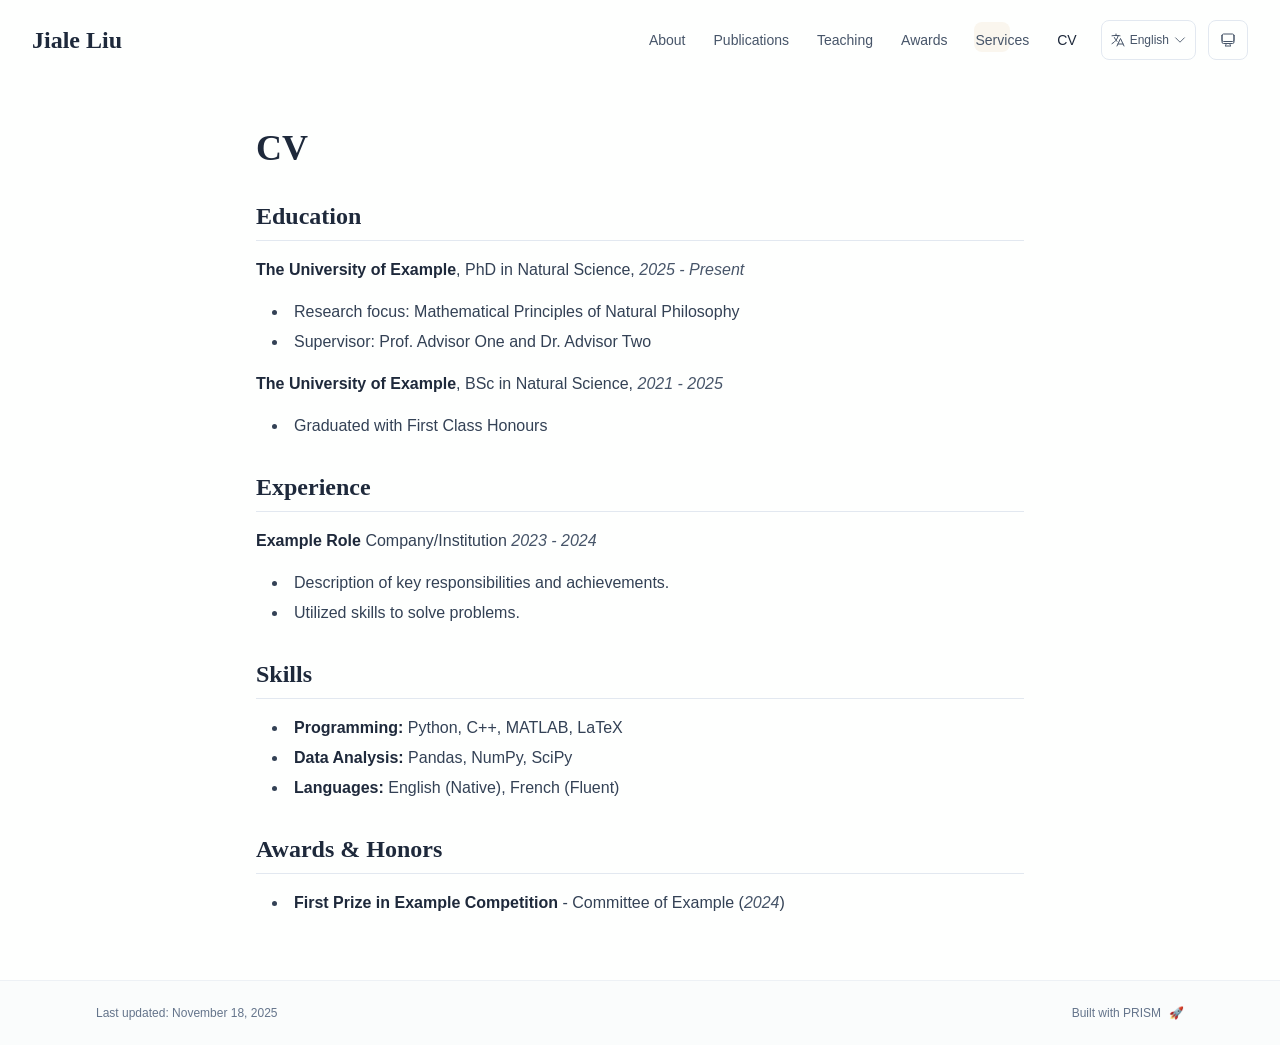
<file: cv/index.html>
<!DOCTYPE html><html lang="en" class="scroll-smooth"><head><meta charSet="utf-8"/><meta name="viewport" content="width=device-width, initial-scale=1"/><link rel="stylesheet" href="/_next/static/css/1323167429cc407e.css" data-precedence="next"/><link rel="preload" as="script" fetchPriority="low" href="/_next/static/chunks/webpack-af78f5c2c11af041.js"/><script src="/_next/static/chunks/4bd1b696-70b6d399998de86a.js" async=""></script><script src="/_next/static/chunks/684-5aaa8290a129f299.js" async=""></script><script src="/_next/static/chunks/main-app-961d37730862adcd.js" async=""></script><script src="/_next/static/chunks/461-a9a5d7b05a71d978.js" async=""></script><script src="/_next/static/chunks/874-6cc630662f3664af.js" async=""></script><script src="/_next/static/chunks/291-e39730cc9327e39b.js" async=""></script><script src="/_next/static/chunks/app/layout-63ae3fb0fd66fff9.js" async=""></script><script src="/_next/static/chunks/178-595a94b9af1e67b5.js" async=""></script><script src="/_next/static/chunks/748-abdcac66b902b175.js" async=""></script><script src="/_next/static/chunks/app/%5Bslug%5D/page-f5b724bf68a3959f.js" async=""></script><link rel="icon" href="/favicon.svg" type="image/svg+xml"/><link rel="dns-prefetch" href="https://jialeliu.com"/><link rel="preconnect" href="https://jialeliu.com" crossorigin=""/><link rel="preload" as="font" type="font/woff2" href="https://jialeliu.com/fonts/georgiab.woff2" crossorigin=""/><script>
              try {
                const theme = localStorage.getItem('theme-storage');
                const parsed = theme ? JSON.parse(theme) : null;
                const setting = parsed?.state?.theme || 'system';
                const prefersDark = typeof window !== 'undefined' && window.matchMedia && window.matchMedia('(prefers-color-scheme: dark)').matches;
                const effective = setting === 'dark' ? 'dark' : (setting === 'light' ? 'light' : (prefersDark ? 'dark' : 'light'));
                var root = document.documentElement;
                root.classList.add(effective);
                root.setAttribute('data-theme', effective);
              } catch (e) {
                var root = document.documentElement;
                root.classList.add('light');
                root.setAttribute('data-theme', 'light');
              }
            </script><script>
    try {
      const cfg = {"enabled":true,"locales":["zh","en"],"defaultLocale":"en","mode":"auto","fixedLocale":"en","persist":true,"switcher":true,"labels":{"zh":"中文","en":"English"}};
      const storageKey = 'locale-storage';
      const normalize = (value) => typeof value === 'string' ? value.trim().replace('_', '-').toLowerCase() : '';
      const matchLocale = (candidate) => {
        const normalized = normalize(candidate);
        if (!normalized) return null;
        if (cfg.locales.includes(normalized)) return normalized;
        const language = normalized.split('-')[0];
        if (cfg.locales.includes(language)) return language;
        return null;
      };

      let resolved = null;

      if (cfg.persist) {
        resolved = matchLocale(localStorage.getItem(storageKey));
      }

      if (!resolved) {
        if (cfg.mode === 'fixed') {
          resolved = cfg.fixedLocale;
        } else {
          resolved = matchLocale(navigator.language);
        }
      }

      if (!resolved) {
        resolved = cfg.defaultLocale;
      }

      const root = document.documentElement;
      root.lang = resolved;
      root.setAttribute('data-locale', resolved);

      if (cfg.persist) {
        localStorage.setItem(storageKey, resolved);
      }
    } catch (e) {
      const root = document.documentElement;
      root.lang = 'en';
      root.setAttribute('data-locale', 'en');
    }
  </script><title>CV | Jiale Liu</title><meta name="author" content="Jiale Liu"/><meta name="keywords" content="Jiale Liu,PhD,Research,University of Example"/><meta name="creator" content="Jiale Liu"/><meta name="publisher" content="Jiale Liu"/><meta property="og:title" content="Jiale Liu"/><meta property="og:description" content="PhD student at the University of Example."/><meta property="og:site_name" content="Jiale Liu&#x27;s Academic Website"/><meta property="og:locale" content="en_US"/><meta property="og:type" content="website"/><meta name="twitter:card" content="summary"/><meta name="twitter:title" content="Jiale Liu"/><meta name="twitter:description" content="PhD student at the University of Example."/><link rel="icon" href="/favicon.svg"/><script>document.querySelectorAll('body link[rel="icon"], body link[rel="apple-touch-icon"]').forEach(el => document.head.appendChild(el))</script><script src="/_next/static/chunks/polyfills-42372ed130431b0a.js" noModule=""></script></head><body class="font-sans antialiased"><div style="visibility:hidden"><nav class="fixed top-0 left-0 right-0 z-50" data-headlessui-state=""><div class="transition-all duration-300 ease-out bg-transparent" style="transform:translateY(-100px)"><div class="max-w-7xl mx-auto px-4 sm:px-6 lg:px-8"><div class="flex justify-between items-center h-16 lg:h-20"><div class="flex-shrink-0" tabindex="0"><a class="text-xl lg:text-2xl font-serif font-semibold text-primary hover:text-accent transition-colors duration-200" href="/">Jiale Liu</a></div><div class="hidden lg:block"><div class="ml-10 flex items-center space-x-3"><div class="relative flex items-baseline space-x-1"><a data-nav-href="/" class="relative px-3 py-2 text-sm font-medium rounded-lg transition-colors duration-150 text-neutral-600" href="/">About</a><a data-nav-href="/publications" class="relative px-3 py-2 text-sm font-medium rounded-lg transition-colors duration-150 text-neutral-600" href="/publications/">Publications</a><a data-nav-href="/teaching" class="relative px-3 py-2 text-sm font-medium rounded-lg transition-colors duration-150 text-neutral-600" href="/teaching/">Teaching</a><a data-nav-href="/awards" class="relative px-3 py-2 text-sm font-medium rounded-lg transition-colors duration-150 text-neutral-600" href="/awards/">Awards</a><a data-nav-href="/services" class="relative px-3 py-2 text-sm font-medium rounded-lg transition-colors duration-150 text-neutral-600" href="/services/">Services</a><a data-nav-href="/cv" class="relative px-3 py-2 text-sm font-medium rounded-lg transition-colors duration-150 text-primary" href="/cv/">CV</a></div><div class="flex items-center justify-center w-14 h-10 rounded-lg border border-neutral-200 dark:border-[rgba(148,163,184,0.24)] bg-background dark:bg-neutral-800"><div class="w-6 h-4 rounded bg-neutral-300 animate-pulse"></div></div><div class="flex items-center justify-center w-10 h-10 rounded-lg border border-neutral-200 dark:border-[rgba(148,163,184,0.24)] bg-background dark:bg-neutral-800"><div class="w-4 h-4 rounded-full bg-neutral-300 animate-pulse"></div></div></div></div><div class="lg:hidden flex items-center space-x-2"><div class="flex items-center justify-center w-14 h-10 rounded-lg border border-neutral-200 dark:border-[rgba(148,163,184,0.24)] bg-background dark:bg-neutral-800"><div class="w-6 h-4 rounded bg-neutral-300 animate-pulse"></div></div><div class="flex items-center justify-center w-10 h-10 rounded-lg border border-neutral-200 dark:border-[rgba(148,163,184,0.24)] bg-background dark:bg-neutral-800"><div class="w-4 h-4 rounded-full bg-neutral-300 animate-pulse"></div></div><button class="inline-flex items-center justify-center p-2 rounded-md text-neutral-600 hover:text-primary hover:bg-neutral-100 dark:hover:bg-neutral-800 focus:outline-none focus:ring-2 focus:ring-inset focus:ring-accent transition-colors duration-200" id="headlessui-disclosure-button-«R7pdb»" type="button" aria-expanded="false" data-headlessui-state=""><span class="sr-only">Open main menu</span><div><svg xmlns="http://www.w3.org/2000/svg" fill="none" viewBox="0 0 24 24" stroke-width="1.5" stroke="currentColor" aria-hidden="true" data-slot="icon" class="block h-6 w-6"><path stroke-linecap="round" stroke-linejoin="round" d="M3.75 6.75h16.5M3.75 12h16.5m-16.5 5.25h16.5"></path></svg></div></button></div></div></div></div></nav><main class="min-h-screen pt-16 lg:pt-20"><div class="max-w-4xl mx-auto px-4 sm:px-6 lg:px-8 py-12"><div class="max-w-3xl mx-auto" style="opacity:0;transform:translateY(20px)"><h1 class="text-4xl font-serif font-bold text-primary mb-4">CV</h1><div class="text-neutral-700 dark:text-neutral-600 leading-relaxed"><h2 class="text-2xl font-serif font-bold text-primary mt-8 mb-4 border-b border-neutral-200 dark:border-neutral-800 pb-2">Education</h2>
<p class="mb-4 last:mb-0"><strong class="font-semibold text-primary">The University of Example</strong>, PhD in Natural Science, <em class="italic text-neutral-600 dark:text-neutral-500">2025 - Present</em></p>
<ul class="list-disc list-inside mb-4 space-y-1 ml-4">
<li class="mb-1">Research focus: Mathematical Principles of Natural Philosophy</li>
<li class="mb-1">Supervisor: Prof. Advisor One and Dr. Advisor Two</li>
</ul>
<p class="mb-4 last:mb-0"><strong class="font-semibold text-primary">The University of Example</strong>, BSc in Natural Science, <em class="italic text-neutral-600 dark:text-neutral-500">2021 - 2025</em></p>
<ul class="list-disc list-inside mb-4 space-y-1 ml-4">
<li class="mb-1">Graduated with First Class Honours</li>
</ul>
<h2 class="text-2xl font-serif font-bold text-primary mt-8 mb-4 border-b border-neutral-200 dark:border-neutral-800 pb-2">Experience</h2>
<p class="mb-4 last:mb-0"><strong class="font-semibold text-primary">Example Role</strong>
Company/Institution
<em class="italic text-neutral-600 dark:text-neutral-500">2023 - 2024</em></p>
<ul class="list-disc list-inside mb-4 space-y-1 ml-4">
<li class="mb-1">Description of key responsibilities and achievements.</li>
<li class="mb-1">Utilized skills to solve problems.</li>
</ul>
<h2 class="text-2xl font-serif font-bold text-primary mt-8 mb-4 border-b border-neutral-200 dark:border-neutral-800 pb-2">Skills</h2>
<ul class="list-disc list-inside mb-4 space-y-1 ml-4">
<li class="mb-1"><strong class="font-semibold text-primary">Programming:</strong> Python, C++, MATLAB, LaTeX</li>
<li class="mb-1"><strong class="font-semibold text-primary">Data Analysis:</strong> Pandas, NumPy, SciPy</li>
<li class="mb-1"><strong class="font-semibold text-primary">Languages:</strong> English (Native), French (Fluent)</li>
</ul>
<h2 class="text-2xl font-serif font-bold text-primary mt-8 mb-4 border-b border-neutral-200 dark:border-neutral-800 pb-2">Awards &amp; Honors</h2>
<ul class="list-disc list-inside mb-4 space-y-1 ml-4">
<li class="mb-1"><strong class="font-semibold text-primary">First Prize in Example Competition</strong> - Committee of Example (<em class="italic text-neutral-600 dark:text-neutral-500">2024</em>)</li>
</ul></div></div></div><!--$--><!--/$--><!--$--><!--/$--></main><footer class="border-t border-neutral-200/50 bg-neutral-50/50 dark:bg-neutral-900/50 dark:border-neutral-700/50"><div class="max-w-6xl mx-auto px-4 sm:px-6 lg:px-8 py-6"><div class="flex flex-col sm:flex-row justify-between items-center gap-2"><p class="text-xs text-neutral-500">Last updated<!-- -->: <!-- -->November 18, 2025</p><p class="text-xs text-neutral-500 flex items-center"><a href="https://github.com/xyjoey/PRISM" target="_blank" rel="noopener noreferrer">Built with PRISM</a><span class="ml-2">🚀</span></p></div></div></footer></div><script src="/_next/static/chunks/webpack-af78f5c2c11af041.js" async=""></script><script>(self.__next_f=self.__next_f||[]).push([0])</script><script>self.__next_f.push([1,"1:\"$Sreact.fragment\"\n3:I[3719,[\"461\",\"static/chunks/461-a9a5d7b05a71d978.js\",\"874\",\"static/chunks/874-6cc630662f3664af.js\",\"291\",\"static/chunks/291-e39730cc9327e39b.js\",\"177\",\"static/chunks/app/layout-63ae3fb0fd66fff9.js\"],\"ThemeProvider\"]\n4:I[310,[\"461\",\"static/chunks/461-a9a5d7b05a71d978.js\",\"874\",\"static/chunks/874-6cc630662f3664af.js\",\"291\",\"static/chunks/291-e39730cc9327e39b.js\",\"177\",\"static/chunks/app/layout-63ae3fb0fd66fff9.js\"],\"LocaleProvider\"]\n5:I[4574,[\"461\",\"static/chunks/461-a9a5d7b05a71d978.js\",\"874\",\"static/chunks/874-6cc630662f3664af.js\",\"291\",\"static/chunks/291-e39730cc9327e39b.js\",\"177\",\"static/chunks/app/layout-63ae3fb0fd66fff9.js\"],\"default\"]\n6:I[7555,[],\"\"]\n7:I[1295,[],\"\"]\n8:I[2548,[\"461\",\"static/chunks/461-a9a5d7b05a71d978.js\",\"874\",\"static/chunks/874-6cc630662f3664af.js\",\"291\",\"static/chunks/291-e39730cc9327e39b.js\",\"177\",\"static/chunks/app/layout-63ae3fb0fd66fff9.js\"],\"default\"]\na:I[9665,[],\"MetadataBoundary\"]\nc:I[9665,[],\"OutletBoundary\"]\nf:I[4911,[],\"AsyncMetadataOutlet\"]\n11:I[9665,[],\"ViewportBoundary\"]\n13:I[6614,[],\"\"]\n:HL[\"/_next/static/css/1323167429cc407e.css\",\"style\"]\n2:T590,\n    try {\n      const cfg = {\"enabled\":true,\"locales\":[\"zh\",\"en\"],\"defaultLocale\":\"en\",\"mode\":\"auto\",\"fixedLocale\":\"en\",\"persist\":true,\"switcher\":true,\"labels\":{\"zh\":\"中文\",\"en\":\"English\"}};\n      const storageKey = 'locale-storage';\n      const normalize = (value) =\u003e typeof value === 'string' ? value.trim().replace('_', '-').toLowerCase() : '';\n      const matchLocale = (candidate) =\u003e {\n        const normalized = normalize(candidate);\n        if (!normalized) return null;\n        if (cfg.locales.includes(normalized)) return normalized;\n        const language = normalized.split('-')[0];\n        if (cfg.locales.includes(language)) return language;\n        return null;\n      };\n\n      let resolved = null;\n\n      if (cfg.persist) {\n        resolved = matchLocale(localStorage.getItem(storageKey));\n      }\n\n      if (!resolved) {\n        if (cfg.mode === 'fixed') {\n          resolved = cfg.fixedLocale;\n        }"])</script><script>self.__next_f.push([1," else {\n          resolved = matchLocale(navigator.language);\n        }\n      }\n\n      if (!resolved) {\n        resolved = cfg.defaultLocale;\n      }\n\n      const root = document.documentElement;\n      root.lang = resolved;\n      root.setAttribute('data-locale', resolved);\n\n      if (cfg.persist) {\n        localStorage.setItem(storageKey, resolved);\n      }\n    } catch (e) {\n      const root = document.documentElement;\n      root.lang = 'en';\n      root.setAttribute('data-locale', 'en');\n    }\n  "])</script><script>self.__next_f.push([1,"0:{\"P\":null,\"b\":\"bc_Dt9RGr0wljh8Ib9H8d\",\"p\":\"\",\"c\":[\"\",\"cv\",\"\"],\"i\":false,\"f\":[[[\"\",{\"children\":[[\"slug\",\"cv\",\"d\"],{\"children\":[\"__PAGE__\",{}]}]},\"$undefined\",\"$undefined\",true],[\"\",[\"$\",\"$1\",\"c\",{\"children\":[[[\"$\",\"link\",\"0\",{\"rel\":\"stylesheet\",\"href\":\"/_next/static/css/1323167429cc407e.css\",\"precedence\":\"next\",\"crossOrigin\":\"$undefined\",\"nonce\":\"$undefined\"}]],[\"$\",\"html\",null,{\"lang\":\"en\",\"className\":\"scroll-smooth\",\"suppressHydrationWarning\":true,\"children\":[[\"$\",\"head\",null,{\"children\":[[\"$\",\"link\",null,{\"rel\":\"icon\",\"href\":\"/favicon.svg\",\"type\":\"image/svg+xml\"}],[\"$\",\"link\",null,{\"rel\":\"dns-prefetch\",\"href\":\"https://jialeliu.com\"}],[\"$\",\"link\",null,{\"rel\":\"preconnect\",\"href\":\"https://jialeliu.com\",\"crossOrigin\":\"\"}],[\"$\",\"link\",null,{\"rel\":\"preload\",\"as\":\"font\",\"type\":\"font/woff2\",\"href\":\"https://jialeliu.com/fonts/georgiab.woff2\",\"crossOrigin\":\"\"}],[\"$\",\"script\",null,{\"dangerouslySetInnerHTML\":{\"__html\":\"\\n              try {\\n                const theme = localStorage.getItem('theme-storage');\\n                const parsed = theme ? JSON.parse(theme) : null;\\n                const setting = parsed?.state?.theme || 'system';\\n                const prefersDark = typeof window !== 'undefined' \u0026\u0026 window.matchMedia \u0026\u0026 window.matchMedia('(prefers-color-scheme: dark)').matches;\\n                const effective = setting === 'dark' ? 'dark' : (setting === 'light' ? 'light' : (prefersDark ? 'dark' : 'light'));\\n                var root = document.documentElement;\\n                root.classList.add(effective);\\n                root.setAttribute('data-theme', effective);\\n              } catch (e) {\\n                var root = document.documentElement;\\n                root.classList.add('light');\\n                root.setAttribute('data-theme', 'light');\\n              }\\n            \"}}],[\"$\",\"script\",null,{\"dangerouslySetInnerHTML\":{\"__html\":\"$2\"}}]]}],[\"$\",\"body\",null,{\"className\":\"font-sans antialiased\",\"children\":[\"$\",\"$L3\",null,{\"children\":[\"$\",\"$L4\",null,{\"config\":{\"enabled\":true,\"locales\":[\"zh\",\"en\"],\"defaultLocale\":\"en\",\"mode\":\"auto\",\"fixedLocale\":\"en\",\"persist\":true,\"switcher\":true,\"labels\":{\"zh\":\"中文\",\"en\":\"English\"}},\"children\":[[\"$\",\"$L5\",null,{\"items\":[{\"title\":\"About\",\"type\":\"page\",\"target\":\"about\",\"href\":\"/\"},{\"title\":\"Publications\",\"type\":\"page\",\"target\":\"publications\",\"href\":\"/publications\"},{\"title\":\"Teaching\",\"type\":\"page\",\"target\":\"teaching\",\"href\":\"/teaching\"},{\"title\":\"Awards\",\"type\":\"page\",\"target\":\"awards\",\"href\":\"/awards\"},{\"title\":\"Services\",\"type\":\"page\",\"target\":\"services\",\"href\":\"/services\"},{\"title\":\"CV\",\"type\":\"page\",\"target\":\"cv\",\"href\":\"/cv\"}],\"siteTitle\":\"Jiale Liu\",\"enableOnePageMode\":false,\"i18n\":\"$0:f:0:1:1:props:children:1:props:children:1:props:children:props:children:props:config\",\"itemsByLocale\":{\"zh\":[{\"title\":\"关于我\",\"type\":\"page\",\"target\":\"about\",\"href\":\"/\"},{\"title\":\"论文\",\"type\":\"page\",\"target\":\"publications\",\"href\":\"/publications\"},{\"title\":\"教学\",\"type\":\"page\",\"target\":\"teaching\",\"href\":\"/teaching\"},{\"title\":\"奖项\",\"type\":\"page\",\"target\":\"awards\",\"href\":\"/awards\"},{\"title\":\"服务\",\"type\":\"page\",\"target\":\"services\",\"href\":\"/services\"},{\"title\":\"简历\",\"type\":\"page\",\"target\":\"cv\",\"href\":\"/cv\"}],\"en\":[{\"title\":\"About\",\"type\":\"page\",\"target\":\"about\",\"href\":\"/\"},{\"title\":\"Publications\",\"type\":\"page\",\"target\":\"publications\",\"href\":\"/publications\"},{\"title\":\"Teaching\",\"type\":\"page\",\"target\":\"teaching\",\"href\":\"/teaching\"},{\"title\":\"Awards\",\"type\":\"page\",\"target\":\"awards\",\"href\":\"/awards\"},{\"title\":\"Services\",\"type\":\"page\",\"target\":\"services\",\"href\":\"/services\"},{\"title\":\"CV\",\"type\":\"page\",\"target\":\"cv\",\"href\":\"/cv\"}]},\"siteTitleByLocale\":{\"zh\":\"刘嘉乐\",\"en\":\"Jiale Liu\"}}],[\"$\",\"main\",null,{\"className\":\"min-h-screen pt-16 lg:pt-20\",\"children\":[\"$\",\"$L6\",null,{\"parallelRouterKey\":\"children\",\"error\":\"$undefined\",\"errorStyles\":\"$undefined\",\"errorScripts\":\"$undefined\",\"template\":[\"$\",\"$L7\",null,{}],\"templateStyles\":\"$undefined\",\"templateScripts\":\"$undefined\",\"notFound\":[[[\"$\",\"title\",null,{\"children\":\"404: This page could not be found.\"}],[\"$\",\"div\",null,{\"style\":{\"fontFamily\":\"system-ui,\\\"Segoe UI\\\",Roboto,Helvetica,Arial,sans-serif,\\\"Apple Color Emoji\\\",\\\"Segoe UI Emoji\\\"\",\"height\":\"100vh\",\"textAlign\":\"center\",\"display\":\"flex\",\"flexDirection\":\"column\",\"alignItems\":\"center\",\"justifyContent\":\"center\"},\"children\":[\"$\",\"div\",null,{\"children\":[[\"$\",\"style\",null,{\"dangerouslySetInnerHTML\":{\"__html\":\"body{color:#000;background:#fff;margin:0}.next-error-h1{border-right:1px solid rgba(0,0,0,.3)}@media (prefers-color-scheme:dark){body{color:#fff;background:#000}.next-error-h1{border-right:1px solid rgba(255,255,255,.3)}}\"}}],[\"$\",\"h1\",null,{\"className\":\"next-error-h1\",\"style\":{\"display\":\"inline-block\",\"margin\":\"0 20px 0 0\",\"padding\":\"0 23px 0 0\",\"fontSize\":24,\"fontWeight\":500,\"verticalAlign\":\"top\",\"lineHeight\":\"49px\"},\"children\":404}],[\"$\",\"div\",null,{\"style\":{\"display\":\"inline-block\"},\"children\":[\"$\",\"h2\",null,{\"style\":{\"fontSize\":14,\"fontWeight\":400,\"lineHeight\":\"49px\",\"margin\":0},\"children\":\"This page could not be found.\"}]}]]}]}]],[]],\"forbidden\":\"$undefined\",\"unauthorized\":\"$undefined\"}]}],[\"$\",\"$L8\",null,{\"lastUpdated\":\"November 18, 2025\",\"lastUpdatedByLocale\":{\"zh\":\"2025年11月18日\",\"en\":\"November 18, 2025\"},\"defaultLocale\":\"en\"}]]}]}]}]]}]]}],{\"children\":[[\"slug\",\"cv\",\"d\"],[\"$\",\"$1\",\"c\",{\"children\":[null,[\"$\",\"$L6\",null,{\"parallelRouterKey\":\"children\",\"error\":\"$undefined\",\"errorStyles\":\"$undefined\",\"errorScripts\":\"$undefined\",\"template\":[\"$\",\"$L7\",null,{}],\"templateStyles\":\"$undefined\",\"templateScripts\":\"$undefined\",\"notFound\":\"$undefined\",\"forbidden\":\"$undefined\",\"unauthorized\":\"$undefined\"}]]}],{\"children\":[\"__PAGE__\",[\"$\",\"$1\",\"c\",{\"children\":[\"$L9\",[\"$\",\"$La\",null,{\"children\":\"$Lb\"}],null,[\"$\",\"$Lc\",null,{\"children\":[\"$Ld\",\"$Le\",[\"$\",\"$Lf\",null,{\"promise\":\"$@10\"}]]}]]}],{},null,false]},null,false]},null,false],[\"$\",\"$1\",\"h\",{\"children\":[null,[\"$\",\"$1\",\"werD6KCQKoZgcdEoCShGq\",{\"children\":[[\"$\",\"$L11\",null,{\"children\":\"$L12\"}],null]}],null]}],false]],\"m\":\"$undefined\",\"G\":[\"$13\",\"$undefined\"],\"s\":false,\"S\":true}\n"])</script><script>self.__next_f.push([1,"14:\"$Sreact.suspense\"\n15:I[4911,[],\"AsyncMetadata\"]\n17:I[2382,[\"461\",\"static/chunks/461-a9a5d7b05a71d978.js\",\"178\",\"static/chunks/178-595a94b9af1e67b5.js\",\"748\",\"static/chunks/748-abdcac66b902b175.js\",\"182\",\"static/chunks/app/%5Bslug%5D/page-f5b724bf68a3959f.js\"],\"default\"]\nb:[\"$\",\"$14\",null,{\"fallback\":null,\"children\":[\"$\",\"$L15\",null,{\"promise\":\"$@16\"}]}]\n9:[\"$\",\"$L17\",null,{\"dataByLocale\":{\"zh\":{\"type\":\"text\",\"config\":{\"type\":\"text\",\"title\":\"简历\",\"source\":\"cv.md\"},\"content\":\"## 教育背景\\n\\n**某某大学**，自然科学博士，*2025 - 至今*\\n- 研究方向：自然哲学的数学原理\\n- 导师：导师甲教授、导师乙博士\\n\\n**某某大学**，自然科学学士，*2021 - 2025*\\n- 一等荣誉毕业\\n\\n## 经历\\n\\n**示例岗位**\\n公司/机构\\n*2023 - 2024*\\n- 负责关键工作并完成目标。\\n- 运用专业技能解决实际问题。\\n\\n## 技能\\n\\n- **编程：** Python, C++, MATLAB, LaTeX\\n- **数据分析：** Pandas, NumPy, SciPy\\n- **语言：** 中文（母语）, 英文（流利）\\n\\n## 奖项与荣誉\\n\\n- **示例竞赛一等奖** - 某某评审委员会 (*2024*)\\n\"},\"en\":{\"type\":\"text\",\"config\":{\"type\":\"text\",\"title\":\"CV\",\"source\":\"cv.md\"},\"content\":\"## Education\\n\\n**The University of Example**, PhD in Natural Science, *2025 - Present*\\n- Research focus: Mathematical Principles of Natural Philosophy\\n- Supervisor: Prof. Advisor One and Dr. Advisor Two\\n\\n**The University of Example**, BSc in Natural Science, *2021 - 2025*\\n- Graduated with First Class Honours\\n\\n## Experience\\n\\n**Example Role**\\nCompany/Institution\\n*2023 - 2024*\\n- Description of key responsibilities and achievements.\\n- Utilized skills to solve problems.\\n\\n## Skills\\n\\n- **Programming:** Python, C++, MATLAB, LaTeX\\n- **Data Analysis:** Pandas, NumPy, SciPy\\n- **Languages:** English (Native), French (Fluent)\\n\\n## Awards \u0026 Honors\\n\\n- **First Prize in Example Competition** - Committee of Example (*2024*)\\n\"}},\"defaultLocale\":\"en\"}]\n"])</script><script>self.__next_f.push([1,"e:null\n"])</script><script>self.__next_f.push([1,"12:[[\"$\",\"meta\",\"0\",{\"charSet\":\"utf-8\"}],[\"$\",\"meta\",\"1\",{\"name\":\"viewport\",\"content\":\"width=device-width, initial-scale=1\"}]]\nd:null\n"])</script><script>self.__next_f.push([1,"16:{\"metadata\":[[\"$\",\"title\",\"0\",{\"children\":\"CV | Jiale Liu\"}],[\"$\",\"meta\",\"1\",{\"name\":\"author\",\"content\":\"Jiale Liu\"}],[\"$\",\"meta\",\"2\",{\"name\":\"keywords\",\"content\":\"Jiale Liu,PhD,Research,University of Example\"}],[\"$\",\"meta\",\"3\",{\"name\":\"creator\",\"content\":\"Jiale Liu\"}],[\"$\",\"meta\",\"4\",{\"name\":\"publisher\",\"content\":\"Jiale Liu\"}],[\"$\",\"meta\",\"5\",{\"property\":\"og:title\",\"content\":\"Jiale Liu\"}],[\"$\",\"meta\",\"6\",{\"property\":\"og:description\",\"content\":\"PhD student at the University of Example.\"}],[\"$\",\"meta\",\"7\",{\"property\":\"og:site_name\",\"content\":\"Jiale Liu's Academic Website\"}],[\"$\",\"meta\",\"8\",{\"property\":\"og:locale\",\"content\":\"en_US\"}],[\"$\",\"meta\",\"9\",{\"property\":\"og:type\",\"content\":\"website\"}],[\"$\",\"meta\",\"10\",{\"name\":\"twitter:card\",\"content\":\"summary\"}],[\"$\",\"meta\",\"11\",{\"name\":\"twitter:title\",\"content\":\"Jiale Liu\"}],[\"$\",\"meta\",\"12\",{\"name\":\"twitter:description\",\"content\":\"PhD student at the University of Example.\"}],[\"$\",\"link\",\"13\",{\"rel\":\"icon\",\"href\":\"/favicon.svg\"}]],\"error\":null,\"digest\":\"$undefined\"}\n10:{\"metadata\":\"$16:metadata\",\"error\":null,\"digest\":\"$undefined\"}\n"])</script></body></html>
</file>
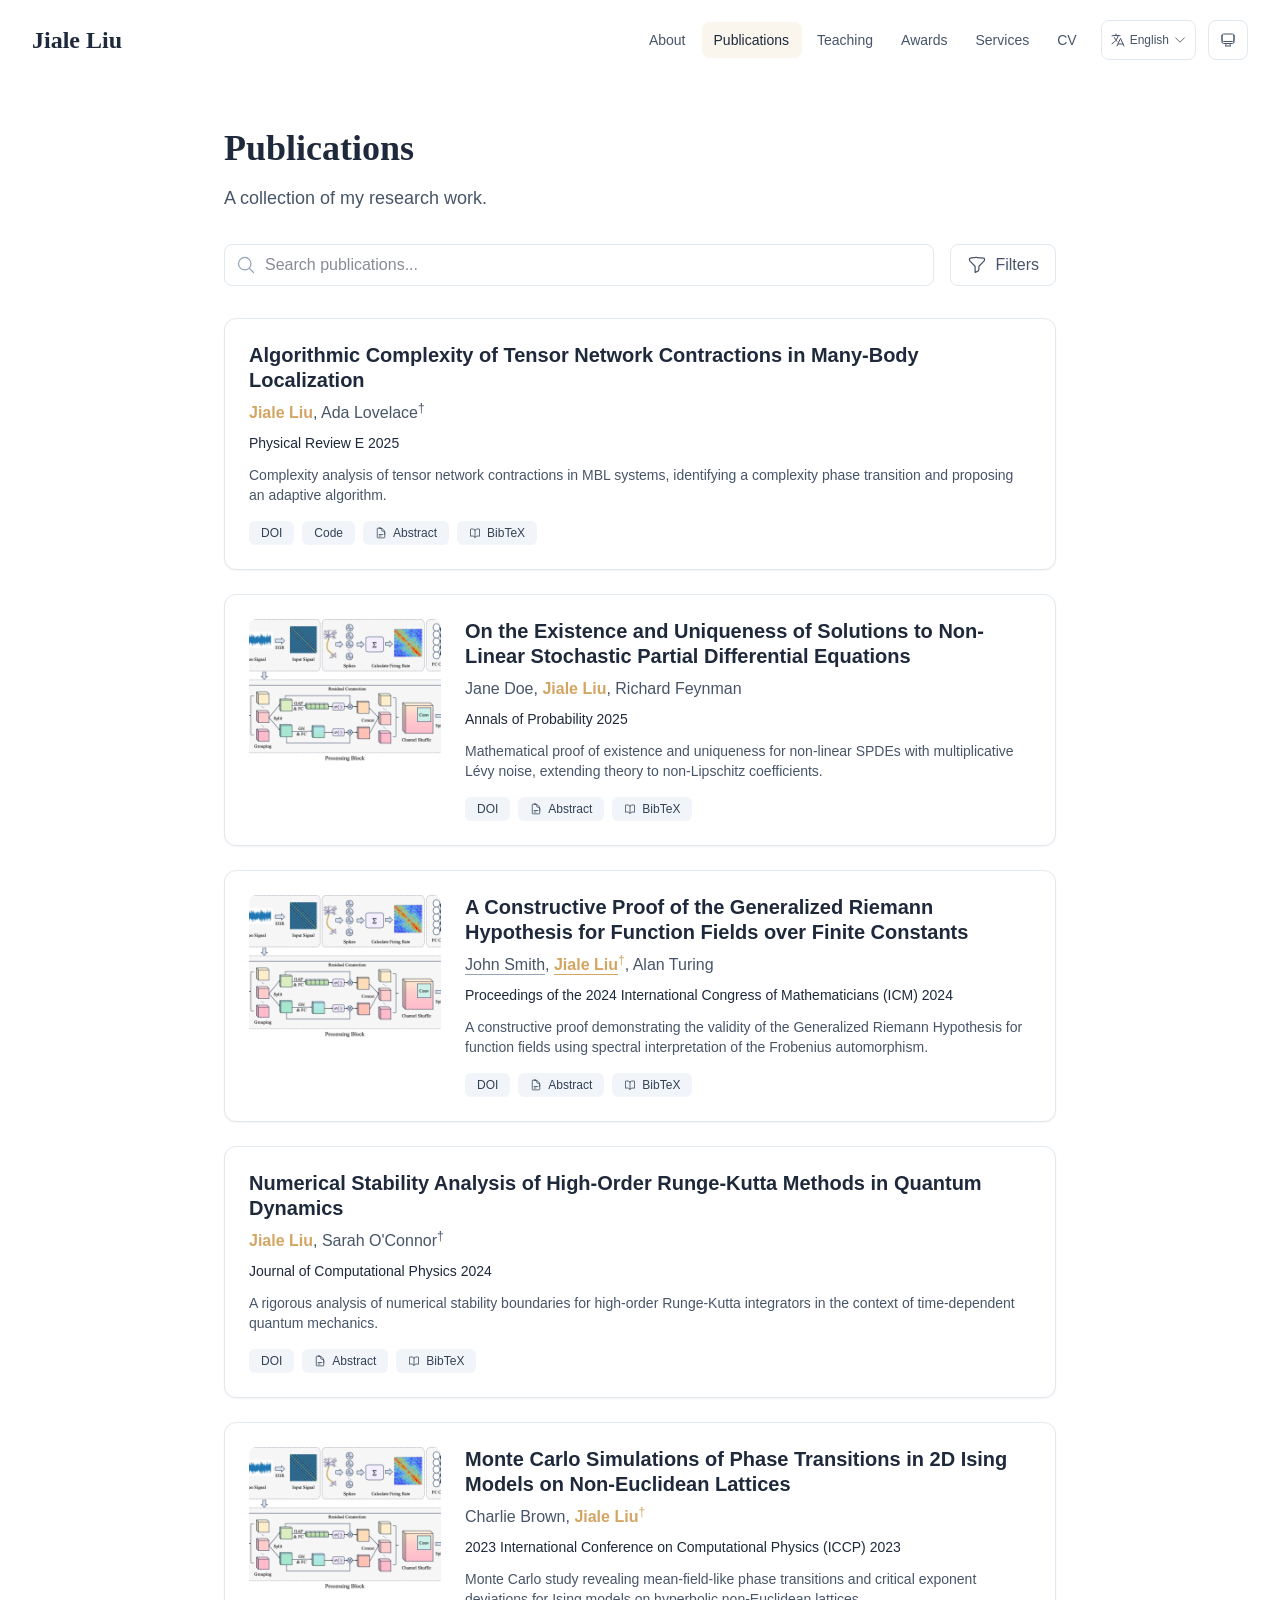
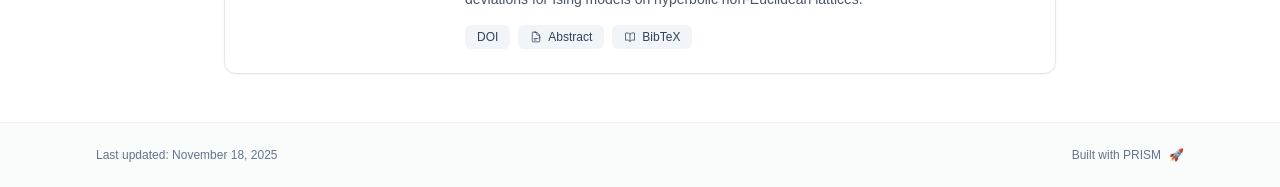
<file: publications/index.html>
<!DOCTYPE html><html lang="en" class="scroll-smooth"><head><meta charSet="utf-8"/><meta name="viewport" content="width=device-width, initial-scale=1"/><link rel="stylesheet" href="/_next/static/css/1323167429cc407e.css" data-precedence="next"/><link rel="preload" as="script" fetchPriority="low" href="/_next/static/chunks/webpack-af78f5c2c11af041.js"/><script src="/_next/static/chunks/4bd1b696-70b6d399998de86a.js" async=""></script><script src="/_next/static/chunks/684-5aaa8290a129f299.js" async=""></script><script src="/_next/static/chunks/main-app-961d37730862adcd.js" async=""></script><script src="/_next/static/chunks/461-a9a5d7b05a71d978.js" async=""></script><script src="/_next/static/chunks/874-6cc630662f3664af.js" async=""></script><script src="/_next/static/chunks/291-e39730cc9327e39b.js" async=""></script><script src="/_next/static/chunks/app/layout-63ae3fb0fd66fff9.js" async=""></script><script src="/_next/static/chunks/178-595a94b9af1e67b5.js" async=""></script><script src="/_next/static/chunks/748-abdcac66b902b175.js" async=""></script><script src="/_next/static/chunks/app/%5Bslug%5D/page-f5b724bf68a3959f.js" async=""></script><link rel="icon" href="/favicon.svg" type="image/svg+xml"/><link rel="dns-prefetch" href="https://jialeliu.com"/><link rel="preconnect" href="https://jialeliu.com" crossorigin=""/><link rel="preload" as="font" type="font/woff2" href="https://jialeliu.com/fonts/georgiab.woff2" crossorigin=""/><script>
              try {
                const theme = localStorage.getItem('theme-storage');
                const parsed = theme ? JSON.parse(theme) : null;
                const setting = parsed?.state?.theme || 'system';
                const prefersDark = typeof window !== 'undefined' && window.matchMedia && window.matchMedia('(prefers-color-scheme: dark)').matches;
                const effective = setting === 'dark' ? 'dark' : (setting === 'light' ? 'light' : (prefersDark ? 'dark' : 'light'));
                var root = document.documentElement;
                root.classList.add(effective);
                root.setAttribute('data-theme', effective);
              } catch (e) {
                var root = document.documentElement;
                root.classList.add('light');
                root.setAttribute('data-theme', 'light');
              }
            </script><script>
    try {
      const cfg = {"enabled":true,"locales":["zh","en"],"defaultLocale":"en","mode":"auto","fixedLocale":"en","persist":true,"switcher":true,"labels":{"zh":"中文","en":"English"}};
      const storageKey = 'locale-storage';
      const normalize = (value) => typeof value === 'string' ? value.trim().replace('_', '-').toLowerCase() : '';
      const matchLocale = (candidate) => {
        const normalized = normalize(candidate);
        if (!normalized) return null;
        if (cfg.locales.includes(normalized)) return normalized;
        const language = normalized.split('-')[0];
        if (cfg.locales.includes(language)) return language;
        return null;
      };

      let resolved = null;

      if (cfg.persist) {
        resolved = matchLocale(localStorage.getItem(storageKey));
      }

      if (!resolved) {
        if (cfg.mode === 'fixed') {
          resolved = cfg.fixedLocale;
        } else {
          resolved = matchLocale(navigator.language);
        }
      }

      if (!resolved) {
        resolved = cfg.defaultLocale;
      }

      const root = document.documentElement;
      root.lang = resolved;
      root.setAttribute('data-locale', resolved);

      if (cfg.persist) {
        localStorage.setItem(storageKey, resolved);
      }
    } catch (e) {
      const root = document.documentElement;
      root.lang = 'en';
      root.setAttribute('data-locale', 'en');
    }
  </script><title>Publications | Jiale Liu</title><meta name="description" content="A collection of my research work."/><meta name="author" content="Jiale Liu"/><meta name="keywords" content="Jiale Liu,PhD,Research,University of Example"/><meta name="creator" content="Jiale Liu"/><meta name="publisher" content="Jiale Liu"/><meta property="og:title" content="Jiale Liu"/><meta property="og:description" content="PhD student at the University of Example."/><meta property="og:site_name" content="Jiale Liu&#x27;s Academic Website"/><meta property="og:locale" content="en_US"/><meta property="og:type" content="website"/><meta name="twitter:card" content="summary"/><meta name="twitter:title" content="Jiale Liu"/><meta name="twitter:description" content="PhD student at the University of Example."/><link rel="icon" href="/favicon.svg"/><script>document.querySelectorAll('body link[rel="icon"], body link[rel="apple-touch-icon"]').forEach(el => document.head.appendChild(el))</script><script src="/_next/static/chunks/polyfills-42372ed130431b0a.js" noModule=""></script></head><body class="font-sans antialiased"><div style="visibility:hidden"><nav class="fixed top-0 left-0 right-0 z-50" data-headlessui-state=""><div class="transition-all duration-300 ease-out bg-transparent" style="transform:translateY(-100px)"><div class="max-w-7xl mx-auto px-4 sm:px-6 lg:px-8"><div class="flex justify-between items-center h-16 lg:h-20"><div class="flex-shrink-0" tabindex="0"><a class="text-xl lg:text-2xl font-serif font-semibold text-primary hover:text-accent transition-colors duration-200" href="/">Jiale Liu</a></div><div class="hidden lg:block"><div class="ml-10 flex items-center space-x-3"><div class="relative flex items-baseline space-x-1"><a data-nav-href="/" class="relative px-3 py-2 text-sm font-medium rounded-lg transition-colors duration-150 text-neutral-600" href="/">About</a><a data-nav-href="/publications" class="relative px-3 py-2 text-sm font-medium rounded-lg transition-colors duration-150 text-primary" href="/publications/">Publications</a><a data-nav-href="/teaching" class="relative px-3 py-2 text-sm font-medium rounded-lg transition-colors duration-150 text-neutral-600" href="/teaching/">Teaching</a><a data-nav-href="/awards" class="relative px-3 py-2 text-sm font-medium rounded-lg transition-colors duration-150 text-neutral-600" href="/awards/">Awards</a><a data-nav-href="/services" class="relative px-3 py-2 text-sm font-medium rounded-lg transition-colors duration-150 text-neutral-600" href="/services/">Services</a><a data-nav-href="/cv" class="relative px-3 py-2 text-sm font-medium rounded-lg transition-colors duration-150 text-neutral-600" href="/cv/">CV</a></div><div class="flex items-center justify-center w-14 h-10 rounded-lg border border-neutral-200 dark:border-[rgba(148,163,184,0.24)] bg-background dark:bg-neutral-800"><div class="w-6 h-4 rounded bg-neutral-300 animate-pulse"></div></div><div class="flex items-center justify-center w-10 h-10 rounded-lg border border-neutral-200 dark:border-[rgba(148,163,184,0.24)] bg-background dark:bg-neutral-800"><div class="w-4 h-4 rounded-full bg-neutral-300 animate-pulse"></div></div></div></div><div class="lg:hidden flex items-center space-x-2"><div class="flex items-center justify-center w-14 h-10 rounded-lg border border-neutral-200 dark:border-[rgba(148,163,184,0.24)] bg-background dark:bg-neutral-800"><div class="w-6 h-4 rounded bg-neutral-300 animate-pulse"></div></div><div class="flex items-center justify-center w-10 h-10 rounded-lg border border-neutral-200 dark:border-[rgba(148,163,184,0.24)] bg-background dark:bg-neutral-800"><div class="w-4 h-4 rounded-full bg-neutral-300 animate-pulse"></div></div><button class="inline-flex items-center justify-center p-2 rounded-md text-neutral-600 hover:text-primary hover:bg-neutral-100 dark:hover:bg-neutral-800 focus:outline-none focus:ring-2 focus:ring-inset focus:ring-accent transition-colors duration-200" id="headlessui-disclosure-button-«R7pdb»" type="button" aria-expanded="false" data-headlessui-state=""><span class="sr-only">Open main menu</span><div><svg xmlns="http://www.w3.org/2000/svg" fill="none" viewBox="0 0 24 24" stroke-width="1.5" stroke="currentColor" aria-hidden="true" data-slot="icon" class="block h-6 w-6"><path stroke-linecap="round" stroke-linejoin="round" d="M3.75 6.75h16.5M3.75 12h16.5m-16.5 5.25h16.5"></path></svg></div></button></div></div></div></div></nav><main class="min-h-screen pt-16 lg:pt-20"><div class="max-w-4xl mx-auto px-4 sm:px-6 lg:px-8 py-12"><div style="opacity:0;transform:translateY(20px)"><div class="mb-8"><h1 class="text-4xl font-serif font-bold text-primary mb-4">Publications</h1><p class="text-lg text-neutral-600 dark:text-neutral-500 max-w-2xl">A collection of my research work.</p></div><div class="mb-8 space-y-4"><div class="flex flex-col sm:flex-row gap-4"><div class="relative flex-grow"><svg xmlns="http://www.w3.org/2000/svg" fill="none" viewBox="0 0 24 24" stroke-width="1.5" stroke="currentColor" aria-hidden="true" data-slot="icon" class="absolute left-3 top-1/2 transform -translate-y-1/2 h-5 w-5 text-neutral-400"><path stroke-linecap="round" stroke-linejoin="round" d="m21 21-5.197-5.197m0 0A7.5 7.5 0 1 0 5.196 5.196a7.5 7.5 0 0 0 10.607 10.607Z"></path></svg><input type="text" placeholder="Search publications..." class="w-full pl-10 pr-4 py-2 rounded-lg border border-neutral-200 dark:border-neutral-800 bg-white dark:bg-neutral-900 focus:ring-2 focus:ring-accent focus:border-transparent transition-all duration-200" value=""/></div><button class="flex items-center justify-center px-4 py-2 rounded-lg border transition-all duration-200 bg-white dark:bg-neutral-900 border-neutral-200 dark:border-neutral-800 text-neutral-600 hover:border-accent hover:text-accent"><svg xmlns="http://www.w3.org/2000/svg" fill="none" viewBox="0 0 24 24" stroke-width="1.5" stroke="currentColor" aria-hidden="true" data-slot="icon" class="h-5 w-5 mr-2"><path stroke-linecap="round" stroke-linejoin="round" d="M12 3c2.755 0 5.455.232 8.083.678.533.09.917.556.917 1.096v1.044a2.25 2.25 0 0 1-.659 1.591l-5.432 5.432a2.25 2.25 0 0 0-.659 1.591v2.927a2.25 2.25 0 0 1-1.244 2.013L9.75 21v-6.568a2.25 2.25 0 0 0-.659-1.591L3.659 7.409A2.25 2.25 0 0 1 3 5.818V4.774c0-.54.384-1.006.917-1.096A48.32 48.32 0 0 1 12 3Z"></path></svg>Filters</button></div></div><div class="space-y-6"><div class="bg-white dark:bg-neutral-900 p-6 rounded-xl shadow-sm border border-neutral-200 dark:border-neutral-800 hover:shadow-md transition-all duration-200" style="opacity:0;transform:translateY(20px)"><div class="flex flex-col md:flex-row gap-6"><div class="flex-grow"><h3 class="text-xl font-semibold text-primary mb-2 leading-tight">Algorithmic Complexity of Tensor Network Contractions in Many-Body Localization</h3><p class="text-base text-neutral-600 dark:text-neutral-400 mb-2"><span><span class="font-semibold text-accent ">Jiale Liu</span>, </span><span><span class=" ">Ada Lovelace</span><sup class="ml-0 text-neutral-600 dark:text-neutral-400">†</sup></span></p><p class="text-sm font-medium text-neutral-800 dark:text-neutral-600 mb-3">Physical Review E<!-- --> <!-- -->2025</p><p class="text-sm text-neutral-600 dark:text-neutral-500 mb-4 line-clamp-3">Complexity analysis of tensor network contractions in MBL systems, identifying a complexity phase transition and proposing an adaptive algorithm.</p><div class="flex flex-wrap gap-2 mt-auto"><a href="https://doi.org/10.1103/PhysRevE.112.092101" target="_blank" rel="noopener noreferrer" class="inline-flex items-center px-3 py-1 rounded-md text-xs font-medium bg-neutral-100 dark:bg-neutral-800 text-neutral-700 dark:text-neutral-300 hover:bg-accent hover:text-white transition-colors">DOI</a><a href="https://github.com/xyjoey/Tensor_Network_Complexity_MBL" target="_blank" rel="noopener noreferrer" class="inline-flex items-center px-3 py-1 rounded-md text-xs font-medium bg-neutral-100 dark:bg-neutral-800 text-neutral-700 dark:text-neutral-300 hover:bg-accent hover:text-white transition-colors">Code</a><button class="inline-flex items-center px-3 py-1 rounded-md text-xs font-medium transition-colors bg-neutral-100 dark:bg-neutral-800 text-neutral-700 dark:text-neutral-300 hover:bg-accent hover:text-white"><svg xmlns="http://www.w3.org/2000/svg" fill="none" viewBox="0 0 24 24" stroke-width="1.5" stroke="currentColor" aria-hidden="true" data-slot="icon" class="h-3 w-3 mr-1.5"><path stroke-linecap="round" stroke-linejoin="round" d="M19.5 14.25v-2.625a3.375 3.375 0 0 0-3.375-3.375h-1.5A1.125 1.125 0 0 1 13.5 7.125v-1.5a3.375 3.375 0 0 0-3.375-3.375H8.25m0 12.75h7.5m-7.5 3H12M10.5 2.25H5.625c-.621 0-1.125.504-1.125 1.125v17.25c0 .621.504 1.125 1.125 1.125h12.75c.621 0 1.125-.504 1.125-1.125V11.25a9 9 0 0 0-9-9Z"></path></svg>Abstract</button><button class="inline-flex items-center px-3 py-1 rounded-md text-xs font-medium transition-colors bg-neutral-100 dark:bg-neutral-800 text-neutral-700 dark:text-neutral-300 hover:bg-accent hover:text-white"><svg xmlns="http://www.w3.org/2000/svg" fill="none" viewBox="0 0 24 24" stroke-width="1.5" stroke="currentColor" aria-hidden="true" data-slot="icon" class="h-3 w-3 mr-1.5"><path stroke-linecap="round" stroke-linejoin="round" d="M12 6.042A8.967 8.967 0 0 0 6 3.75c-1.052 0-2.062.18-3 .512v14.25A8.987 8.987 0 0 1 6 18c2.305 0 4.408.867 6 2.292m0-14.25a8.966 8.966 0 0 1 6-2.292c1.052 0 2.062.18 3 .512v14.25A8.987 8.987 0 0 0 18 18a8.967 8.967 0 0 0-6 2.292m0-14.25v14.25"></path></svg>BibTeX</button></div></div></div></div><div class="bg-white dark:bg-neutral-900 p-6 rounded-xl shadow-sm border border-neutral-200 dark:border-neutral-800 hover:shadow-md transition-all duration-200" style="opacity:0;transform:translateY(20px)"><div class="flex flex-col md:flex-row gap-6"><div class="w-full md:w-48 flex-shrink-0"><div class="aspect-video md:aspect-[4/3] relative rounded-lg overflow-hidden bg-neutral-100 dark:bg-neutral-800"><img alt="On the Existence and Uniqueness of Solutions to Non-Linear Stochastic Partial Differential Equations" loading="lazy" decoding="async" data-nimg="fill" class="object-cover" style="position:absolute;height:100%;width:100%;left:0;top:0;right:0;bottom:0;color:transparent" src="/papers/example.png"/></div></div><div class="flex-grow"><h3 class="text-xl font-semibold text-primary mb-2 leading-tight">On the Existence and Uniqueness of Solutions to Non-Linear Stochastic Partial Differential Equations</h3><p class="text-base text-neutral-600 dark:text-neutral-400 mb-2"><span><span class=" ">Jane Doe</span>, </span><span><span class="font-semibold text-accent ">Jiale Liu</span>, </span><span><span class=" ">Richard Feynman</span></span></p><p class="text-sm font-medium text-neutral-800 dark:text-neutral-600 mb-3">Annals of Probability<!-- --> <!-- -->2025</p><p class="text-sm text-neutral-600 dark:text-neutral-500 mb-4 line-clamp-3">Mathematical proof of existence and uniqueness for non-linear SPDEs with multiplicative Lévy noise, extending theory to non-Lipschitz coefficients.</p><div class="flex flex-wrap gap-2 mt-auto"><a href="https://doi.org/10.1214/25-AOP1201" target="_blank" rel="noopener noreferrer" class="inline-flex items-center px-3 py-1 rounded-md text-xs font-medium bg-neutral-100 dark:bg-neutral-800 text-neutral-700 dark:text-neutral-300 hover:bg-accent hover:text-white transition-colors">DOI</a><button class="inline-flex items-center px-3 py-1 rounded-md text-xs font-medium transition-colors bg-neutral-100 dark:bg-neutral-800 text-neutral-700 dark:text-neutral-300 hover:bg-accent hover:text-white"><svg xmlns="http://www.w3.org/2000/svg" fill="none" viewBox="0 0 24 24" stroke-width="1.5" stroke="currentColor" aria-hidden="true" data-slot="icon" class="h-3 w-3 mr-1.5"><path stroke-linecap="round" stroke-linejoin="round" d="M19.5 14.25v-2.625a3.375 3.375 0 0 0-3.375-3.375h-1.5A1.125 1.125 0 0 1 13.5 7.125v-1.5a3.375 3.375 0 0 0-3.375-3.375H8.25m0 12.75h7.5m-7.5 3H12M10.5 2.25H5.625c-.621 0-1.125.504-1.125 1.125v17.25c0 .621.504 1.125 1.125 1.125h12.75c.621 0 1.125-.504 1.125-1.125V11.25a9 9 0 0 0-9-9Z"></path></svg>Abstract</button><button class="inline-flex items-center px-3 py-1 rounded-md text-xs font-medium transition-colors bg-neutral-100 dark:bg-neutral-800 text-neutral-700 dark:text-neutral-300 hover:bg-accent hover:text-white"><svg xmlns="http://www.w3.org/2000/svg" fill="none" viewBox="0 0 24 24" stroke-width="1.5" stroke="currentColor" aria-hidden="true" data-slot="icon" class="h-3 w-3 mr-1.5"><path stroke-linecap="round" stroke-linejoin="round" d="M12 6.042A8.967 8.967 0 0 0 6 3.75c-1.052 0-2.062.18-3 .512v14.25A8.987 8.987 0 0 1 6 18c2.305 0 4.408.867 6 2.292m0-14.25a8.966 8.966 0 0 1 6-2.292c1.052 0 2.062.18 3 .512v14.25A8.987 8.987 0 0 0 18 18a8.967 8.967 0 0 0-6 2.292m0-14.25v14.25"></path></svg>BibTeX</button></div></div></div></div><div class="bg-white dark:bg-neutral-900 p-6 rounded-xl shadow-sm border border-neutral-200 dark:border-neutral-800 hover:shadow-md transition-all duration-200" style="opacity:0;transform:translateY(20px)"><div class="flex flex-col md:flex-row gap-6"><div class="w-full md:w-48 flex-shrink-0"><div class="aspect-video md:aspect-[4/3] relative rounded-lg overflow-hidden bg-neutral-100 dark:bg-neutral-800"><img alt="A Constructive Proof of the Generalized Riemann Hypothesis for Function Fields over Finite Constants" loading="lazy" decoding="async" data-nimg="fill" class="object-cover" style="position:absolute;height:100%;width:100%;left:0;top:0;right:0;bottom:0;color:transparent" src="/papers/example.png"/></div></div><div class="flex-grow"><h3 class="text-xl font-semibold text-primary mb-2 leading-tight">A Constructive Proof of the Generalized Riemann Hypothesis for Function Fields over Finite Constants</h3><p class="text-base text-neutral-600 dark:text-neutral-400 mb-2"><span><span class=" underline underline-offset-4 decoration-neutral-400">John Smith</span>, </span><span><span class="font-semibold text-accent underline underline-offset-4 decoration-accent">Jiale Liu</span><sup class="ml-0 text-accent">†</sup>, </span><span><span class=" ">Alan Turing</span></span></p><p class="text-sm font-medium text-neutral-800 dark:text-neutral-600 mb-3">Proceedings of the 2024 International Congress of Mathematicians (ICM)<!-- --> <!-- -->2024</p><p class="text-sm text-neutral-600 dark:text-neutral-500 mb-4 line-clamp-3">A constructive proof demonstrating the validity of the Generalized Riemann Hypothesis for function fields using spectral interpretation of the Frobenius automorphism.</p><div class="flex flex-wrap gap-2 mt-auto"><a href="https://doi.org/10.4171/ICM2024/102" target="_blank" rel="noopener noreferrer" class="inline-flex items-center px-3 py-1 rounded-md text-xs font-medium bg-neutral-100 dark:bg-neutral-800 text-neutral-700 dark:text-neutral-300 hover:bg-accent hover:text-white transition-colors">DOI</a><button class="inline-flex items-center px-3 py-1 rounded-md text-xs font-medium transition-colors bg-neutral-100 dark:bg-neutral-800 text-neutral-700 dark:text-neutral-300 hover:bg-accent hover:text-white"><svg xmlns="http://www.w3.org/2000/svg" fill="none" viewBox="0 0 24 24" stroke-width="1.5" stroke="currentColor" aria-hidden="true" data-slot="icon" class="h-3 w-3 mr-1.5"><path stroke-linecap="round" stroke-linejoin="round" d="M19.5 14.25v-2.625a3.375 3.375 0 0 0-3.375-3.375h-1.5A1.125 1.125 0 0 1 13.5 7.125v-1.5a3.375 3.375 0 0 0-3.375-3.375H8.25m0 12.75h7.5m-7.5 3H12M10.5 2.25H5.625c-.621 0-1.125.504-1.125 1.125v17.25c0 .621.504 1.125 1.125 1.125h12.75c.621 0 1.125-.504 1.125-1.125V11.25a9 9 0 0 0-9-9Z"></path></svg>Abstract</button><button class="inline-flex items-center px-3 py-1 rounded-md text-xs font-medium transition-colors bg-neutral-100 dark:bg-neutral-800 text-neutral-700 dark:text-neutral-300 hover:bg-accent hover:text-white"><svg xmlns="http://www.w3.org/2000/svg" fill="none" viewBox="0 0 24 24" stroke-width="1.5" stroke="currentColor" aria-hidden="true" data-slot="icon" class="h-3 w-3 mr-1.5"><path stroke-linecap="round" stroke-linejoin="round" d="M12 6.042A8.967 8.967 0 0 0 6 3.75c-1.052 0-2.062.18-3 .512v14.25A8.987 8.987 0 0 1 6 18c2.305 0 4.408.867 6 2.292m0-14.25a8.966 8.966 0 0 1 6-2.292c1.052 0 2.062.18 3 .512v14.25A8.987 8.987 0 0 0 18 18a8.967 8.967 0 0 0-6 2.292m0-14.25v14.25"></path></svg>BibTeX</button></div></div></div></div><div class="bg-white dark:bg-neutral-900 p-6 rounded-xl shadow-sm border border-neutral-200 dark:border-neutral-800 hover:shadow-md transition-all duration-200" style="opacity:0;transform:translateY(20px)"><div class="flex flex-col md:flex-row gap-6"><div class="flex-grow"><h3 class="text-xl font-semibold text-primary mb-2 leading-tight">Numerical Stability Analysis of High-Order Runge-Kutta Methods in Quantum Dynamics</h3><p class="text-base text-neutral-600 dark:text-neutral-400 mb-2"><span><span class="font-semibold text-accent ">Jiale Liu</span>, </span><span><span class=" ">Sarah O&#x27;Connor</span><sup class="ml-0 text-neutral-600 dark:text-neutral-400">†</sup></span></p><p class="text-sm font-medium text-neutral-800 dark:text-neutral-600 mb-3">Journal of Computational Physics<!-- --> <!-- -->2024</p><p class="text-sm text-neutral-600 dark:text-neutral-500 mb-4 line-clamp-3">A rigorous analysis of numerical stability boundaries for high-order Runge-Kutta integrators in the context of time-dependent quantum mechanics.</p><div class="flex flex-wrap gap-2 mt-auto"><a href="https://doi.org/10.1016/j.jcp.2023.110832" target="_blank" rel="noopener noreferrer" class="inline-flex items-center px-3 py-1 rounded-md text-xs font-medium bg-neutral-100 dark:bg-neutral-800 text-neutral-700 dark:text-neutral-300 hover:bg-accent hover:text-white transition-colors">DOI</a><button class="inline-flex items-center px-3 py-1 rounded-md text-xs font-medium transition-colors bg-neutral-100 dark:bg-neutral-800 text-neutral-700 dark:text-neutral-300 hover:bg-accent hover:text-white"><svg xmlns="http://www.w3.org/2000/svg" fill="none" viewBox="0 0 24 24" stroke-width="1.5" stroke="currentColor" aria-hidden="true" data-slot="icon" class="h-3 w-3 mr-1.5"><path stroke-linecap="round" stroke-linejoin="round" d="M19.5 14.25v-2.625a3.375 3.375 0 0 0-3.375-3.375h-1.5A1.125 1.125 0 0 1 13.5 7.125v-1.5a3.375 3.375 0 0 0-3.375-3.375H8.25m0 12.75h7.5m-7.5 3H12M10.5 2.25H5.625c-.621 0-1.125.504-1.125 1.125v17.25c0 .621.504 1.125 1.125 1.125h12.75c.621 0 1.125-.504 1.125-1.125V11.25a9 9 0 0 0-9-9Z"></path></svg>Abstract</button><button class="inline-flex items-center px-3 py-1 rounded-md text-xs font-medium transition-colors bg-neutral-100 dark:bg-neutral-800 text-neutral-700 dark:text-neutral-300 hover:bg-accent hover:text-white"><svg xmlns="http://www.w3.org/2000/svg" fill="none" viewBox="0 0 24 24" stroke-width="1.5" stroke="currentColor" aria-hidden="true" data-slot="icon" class="h-3 w-3 mr-1.5"><path stroke-linecap="round" stroke-linejoin="round" d="M12 6.042A8.967 8.967 0 0 0 6 3.75c-1.052 0-2.062.18-3 .512v14.25A8.987 8.987 0 0 1 6 18c2.305 0 4.408.867 6 2.292m0-14.25a8.966 8.966 0 0 1 6-2.292c1.052 0 2.062.18 3 .512v14.25A8.987 8.987 0 0 0 18 18a8.967 8.967 0 0 0-6 2.292m0-14.25v14.25"></path></svg>BibTeX</button></div></div></div></div><div class="bg-white dark:bg-neutral-900 p-6 rounded-xl shadow-sm border border-neutral-200 dark:border-neutral-800 hover:shadow-md transition-all duration-200" style="opacity:0;transform:translateY(20px)"><div class="flex flex-col md:flex-row gap-6"><div class="w-full md:w-48 flex-shrink-0"><div class="aspect-video md:aspect-[4/3] relative rounded-lg overflow-hidden bg-neutral-100 dark:bg-neutral-800"><img alt="Monte Carlo Simulations of Phase Transitions in 2D Ising Models on Non-Euclidean Lattices" loading="lazy" decoding="async" data-nimg="fill" class="object-cover" style="position:absolute;height:100%;width:100%;left:0;top:0;right:0;bottom:0;color:transparent" src="/papers/example.png"/></div></div><div class="flex-grow"><h3 class="text-xl font-semibold text-primary mb-2 leading-tight">Monte Carlo Simulations of Phase Transitions in 2D Ising Models on Non-Euclidean Lattices</h3><p class="text-base text-neutral-600 dark:text-neutral-400 mb-2"><span><span class=" ">Charlie Brown</span>, </span><span><span class="font-semibold text-accent ">Jiale Liu</span><sup class="ml-0 text-accent">†</sup></span></p><p class="text-sm font-medium text-neutral-800 dark:text-neutral-600 mb-3">2023 International Conference on Computational Physics (ICCP)<!-- --> <!-- -->2023</p><p class="text-sm text-neutral-600 dark:text-neutral-500 mb-4 line-clamp-3">Monte Carlo study revealing mean-field-like phase transitions and critical exponent deviations for Ising models on hyperbolic non-Euclidean lattices.</p><div class="flex flex-wrap gap-2 mt-auto"><a href="https://doi.org/10.1103/ICCP.2023.0045" target="_blank" rel="noopener noreferrer" class="inline-flex items-center px-3 py-1 rounded-md text-xs font-medium bg-neutral-100 dark:bg-neutral-800 text-neutral-700 dark:text-neutral-300 hover:bg-accent hover:text-white transition-colors">DOI</a><button class="inline-flex items-center px-3 py-1 rounded-md text-xs font-medium transition-colors bg-neutral-100 dark:bg-neutral-800 text-neutral-700 dark:text-neutral-300 hover:bg-accent hover:text-white"><svg xmlns="http://www.w3.org/2000/svg" fill="none" viewBox="0 0 24 24" stroke-width="1.5" stroke="currentColor" aria-hidden="true" data-slot="icon" class="h-3 w-3 mr-1.5"><path stroke-linecap="round" stroke-linejoin="round" d="M19.5 14.25v-2.625a3.375 3.375 0 0 0-3.375-3.375h-1.5A1.125 1.125 0 0 1 13.5 7.125v-1.5a3.375 3.375 0 0 0-3.375-3.375H8.25m0 12.75h7.5m-7.5 3H12M10.5 2.25H5.625c-.621 0-1.125.504-1.125 1.125v17.25c0 .621.504 1.125 1.125 1.125h12.75c.621 0 1.125-.504 1.125-1.125V11.25a9 9 0 0 0-9-9Z"></path></svg>Abstract</button><button class="inline-flex items-center px-3 py-1 rounded-md text-xs font-medium transition-colors bg-neutral-100 dark:bg-neutral-800 text-neutral-700 dark:text-neutral-300 hover:bg-accent hover:text-white"><svg xmlns="http://www.w3.org/2000/svg" fill="none" viewBox="0 0 24 24" stroke-width="1.5" stroke="currentColor" aria-hidden="true" data-slot="icon" class="h-3 w-3 mr-1.5"><path stroke-linecap="round" stroke-linejoin="round" d="M12 6.042A8.967 8.967 0 0 0 6 3.75c-1.052 0-2.062.18-3 .512v14.25A8.987 8.987 0 0 1 6 18c2.305 0 4.408.867 6 2.292m0-14.25a8.966 8.966 0 0 1 6-2.292c1.052 0 2.062.18 3 .512v14.25A8.987 8.987 0 0 0 18 18a8.967 8.967 0 0 0-6 2.292m0-14.25v14.25"></path></svg>BibTeX</button></div></div></div></div></div></div></div><!--$--><!--/$--><!--$--><!--/$--></main><footer class="border-t border-neutral-200/50 bg-neutral-50/50 dark:bg-neutral-900/50 dark:border-neutral-700/50"><div class="max-w-6xl mx-auto px-4 sm:px-6 lg:px-8 py-6"><div class="flex flex-col sm:flex-row justify-between items-center gap-2"><p class="text-xs text-neutral-500">Last updated<!-- -->: <!-- -->November 18, 2025</p><p class="text-xs text-neutral-500 flex items-center"><a href="https://github.com/xyjoey/PRISM" target="_blank" rel="noopener noreferrer">Built with PRISM</a><span class="ml-2">🚀</span></p></div></div></footer></div><script src="/_next/static/chunks/webpack-af78f5c2c11af041.js" async=""></script><script>(self.__next_f=self.__next_f||[]).push([0])</script><script>self.__next_f.push([1,"1:\"$Sreact.fragment\"\n3:I[3719,[\"461\",\"static/chunks/461-a9a5d7b05a71d978.js\",\"874\",\"static/chunks/874-6cc630662f3664af.js\",\"291\",\"static/chunks/291-e39730cc9327e39b.js\",\"177\",\"static/chunks/app/layout-63ae3fb0fd66fff9.js\"],\"ThemeProvider\"]\n4:I[310,[\"461\",\"static/chunks/461-a9a5d7b05a71d978.js\",\"874\",\"static/chunks/874-6cc630662f3664af.js\",\"291\",\"static/chunks/291-e39730cc9327e39b.js\",\"177\",\"static/chunks/app/layout-63ae3fb0fd66fff9.js\"],\"LocaleProvider\"]\n5:I[4574,[\"461\",\"static/chunks/461-a9a5d7b05a71d978.js\",\"874\",\"static/chunks/874-6cc630662f3664af.js\",\"291\",\"static/chunks/291-e39730cc9327e39b.js\",\"177\",\"static/chunks/app/layout-63ae3fb0fd66fff9.js\"],\"default\"]\n6:I[7555,[],\"\"]\n7:I[1295,[],\"\"]\n8:I[2548,[\"461\",\"static/chunks/461-a9a5d7b05a71d978.js\",\"874\",\"static/chunks/874-6cc630662f3664af.js\",\"291\",\"static/chunks/291-e39730cc9327e39b.js\",\"177\",\"static/chunks/app/layout-63ae3fb0fd66fff9.js\"],\"default\"]\na:I[9665,[],\"MetadataBoundary\"]\nc:I[9665,[],\"OutletBoundary\"]\nf:I[4911,[],\"AsyncMetadataOutlet\"]\n11:I[9665,[],\"ViewportBoundary\"]\n13:I[6614,[],\"\"]\n:HL[\"/_next/static/css/1323167429cc407e.css\",\"style\"]\n2:T590,\n    try {\n      const cfg = {\"enabled\":true,\"locales\":[\"zh\",\"en\"],\"defaultLocale\":\"en\",\"mode\":\"auto\",\"fixedLocale\":\"en\",\"persist\":true,\"switcher\":true,\"labels\":{\"zh\":\"中文\",\"en\":\"English\"}};\n      const storageKey = 'locale-storage';\n      const normalize = (value) =\u003e typeof value === 'string' ? value.trim().replace('_', '-').toLowerCase() : '';\n      const matchLocale = (candidate) =\u003e {\n        const normalized = normalize(candidate);\n        if (!normalized) return null;\n        if (cfg.locales.includes(normalized)) return normalized;\n        const language = normalized.split('-')[0];\n        if (cfg.locales.includes(language)) return language;\n        return null;\n      };\n\n      let resolved = null;\n\n      if (cfg.persist) {\n        resolved = matchLocale(localStorage.getItem(storageKey));\n      }\n\n      if (!resolved) {\n        if (cfg.mode === 'fixed') {\n          resolved = cfg.fixedLocale;\n        }"])</script><script>self.__next_f.push([1," else {\n          resolved = matchLocale(navigator.language);\n        }\n      }\n\n      if (!resolved) {\n        resolved = cfg.defaultLocale;\n      }\n\n      const root = document.documentElement;\n      root.lang = resolved;\n      root.setAttribute('data-locale', resolved);\n\n      if (cfg.persist) {\n        localStorage.setItem(storageKey, resolved);\n      }\n    } catch (e) {\n      const root = document.documentElement;\n      root.lang = 'en';\n      root.setAttribute('data-locale', 'en');\n    }\n  "])</script><script>self.__next_f.push([1,"0:{\"P\":null,\"b\":\"bc_Dt9RGr0wljh8Ib9H8d\",\"p\":\"\",\"c\":[\"\",\"publications\",\"\"],\"i\":false,\"f\":[[[\"\",{\"children\":[[\"slug\",\"publications\",\"d\"],{\"children\":[\"__PAGE__\",{}]}]},\"$undefined\",\"$undefined\",true],[\"\",[\"$\",\"$1\",\"c\",{\"children\":[[[\"$\",\"link\",\"0\",{\"rel\":\"stylesheet\",\"href\":\"/_next/static/css/1323167429cc407e.css\",\"precedence\":\"next\",\"crossOrigin\":\"$undefined\",\"nonce\":\"$undefined\"}]],[\"$\",\"html\",null,{\"lang\":\"en\",\"className\":\"scroll-smooth\",\"suppressHydrationWarning\":true,\"children\":[[\"$\",\"head\",null,{\"children\":[[\"$\",\"link\",null,{\"rel\":\"icon\",\"href\":\"/favicon.svg\",\"type\":\"image/svg+xml\"}],[\"$\",\"link\",null,{\"rel\":\"dns-prefetch\",\"href\":\"https://jialeliu.com\"}],[\"$\",\"link\",null,{\"rel\":\"preconnect\",\"href\":\"https://jialeliu.com\",\"crossOrigin\":\"\"}],[\"$\",\"link\",null,{\"rel\":\"preload\",\"as\":\"font\",\"type\":\"font/woff2\",\"href\":\"https://jialeliu.com/fonts/georgiab.woff2\",\"crossOrigin\":\"\"}],[\"$\",\"script\",null,{\"dangerouslySetInnerHTML\":{\"__html\":\"\\n              try {\\n                const theme = localStorage.getItem('theme-storage');\\n                const parsed = theme ? JSON.parse(theme) : null;\\n                const setting = parsed?.state?.theme || 'system';\\n                const prefersDark = typeof window !== 'undefined' \u0026\u0026 window.matchMedia \u0026\u0026 window.matchMedia('(prefers-color-scheme: dark)').matches;\\n                const effective = setting === 'dark' ? 'dark' : (setting === 'light' ? 'light' : (prefersDark ? 'dark' : 'light'));\\n                var root = document.documentElement;\\n                root.classList.add(effective);\\n                root.setAttribute('data-theme', effective);\\n              } catch (e) {\\n                var root = document.documentElement;\\n                root.classList.add('light');\\n                root.setAttribute('data-theme', 'light');\\n              }\\n            \"}}],[\"$\",\"script\",null,{\"dangerouslySetInnerHTML\":{\"__html\":\"$2\"}}]]}],[\"$\",\"body\",null,{\"className\":\"font-sans antialiased\",\"children\":[\"$\",\"$L3\",null,{\"children\":[\"$\",\"$L4\",null,{\"config\":{\"enabled\":true,\"locales\":[\"zh\",\"en\"],\"defaultLocale\":\"en\",\"mode\":\"auto\",\"fixedLocale\":\"en\",\"persist\":true,\"switcher\":true,\"labels\":{\"zh\":\"中文\",\"en\":\"English\"}},\"children\":[[\"$\",\"$L5\",null,{\"items\":[{\"title\":\"About\",\"type\":\"page\",\"target\":\"about\",\"href\":\"/\"},{\"title\":\"Publications\",\"type\":\"page\",\"target\":\"publications\",\"href\":\"/publications\"},{\"title\":\"Teaching\",\"type\":\"page\",\"target\":\"teaching\",\"href\":\"/teaching\"},{\"title\":\"Awards\",\"type\":\"page\",\"target\":\"awards\",\"href\":\"/awards\"},{\"title\":\"Services\",\"type\":\"page\",\"target\":\"services\",\"href\":\"/services\"},{\"title\":\"CV\",\"type\":\"page\",\"target\":\"cv\",\"href\":\"/cv\"}],\"siteTitle\":\"Jiale Liu\",\"enableOnePageMode\":false,\"i18n\":\"$0:f:0:1:1:props:children:1:props:children:1:props:children:props:children:props:config\",\"itemsByLocale\":{\"zh\":[{\"title\":\"关于我\",\"type\":\"page\",\"target\":\"about\",\"href\":\"/\"},{\"title\":\"论文\",\"type\":\"page\",\"target\":\"publications\",\"href\":\"/publications\"},{\"title\":\"教学\",\"type\":\"page\",\"target\":\"teaching\",\"href\":\"/teaching\"},{\"title\":\"奖项\",\"type\":\"page\",\"target\":\"awards\",\"href\":\"/awards\"},{\"title\":\"服务\",\"type\":\"page\",\"target\":\"services\",\"href\":\"/services\"},{\"title\":\"简历\",\"type\":\"page\",\"target\":\"cv\",\"href\":\"/cv\"}],\"en\":[{\"title\":\"About\",\"type\":\"page\",\"target\":\"about\",\"href\":\"/\"},{\"title\":\"Publications\",\"type\":\"page\",\"target\":\"publications\",\"href\":\"/publications\"},{\"title\":\"Teaching\",\"type\":\"page\",\"target\":\"teaching\",\"href\":\"/teaching\"},{\"title\":\"Awards\",\"type\":\"page\",\"target\":\"awards\",\"href\":\"/awards\"},{\"title\":\"Services\",\"type\":\"page\",\"target\":\"services\",\"href\":\"/services\"},{\"title\":\"CV\",\"type\":\"page\",\"target\":\"cv\",\"href\":\"/cv\"}]},\"siteTitleByLocale\":{\"zh\":\"刘嘉乐\",\"en\":\"Jiale Liu\"}}],[\"$\",\"main\",null,{\"className\":\"min-h-screen pt-16 lg:pt-20\",\"children\":[\"$\",\"$L6\",null,{\"parallelRouterKey\":\"children\",\"error\":\"$undefined\",\"errorStyles\":\"$undefined\",\"errorScripts\":\"$undefined\",\"template\":[\"$\",\"$L7\",null,{}],\"templateStyles\":\"$undefined\",\"templateScripts\":\"$undefined\",\"notFound\":[[[\"$\",\"title\",null,{\"children\":\"404: This page could not be found.\"}],[\"$\",\"div\",null,{\"style\":{\"fontFamily\":\"system-ui,\\\"Segoe UI\\\",Roboto,Helvetica,Arial,sans-serif,\\\"Apple Color Emoji\\\",\\\"Segoe UI Emoji\\\"\",\"height\":\"100vh\",\"textAlign\":\"center\",\"display\":\"flex\",\"flexDirection\":\"column\",\"alignItems\":\"center\",\"justifyContent\":\"center\"},\"children\":[\"$\",\"div\",null,{\"children\":[[\"$\",\"style\",null,{\"dangerouslySetInnerHTML\":{\"__html\":\"body{color:#000;background:#fff;margin:0}.next-error-h1{border-right:1px solid rgba(0,0,0,.3)}@media (prefers-color-scheme:dark){body{color:#fff;background:#000}.next-error-h1{border-right:1px solid rgba(255,255,255,.3)}}\"}}],[\"$\",\"h1\",null,{\"className\":\"next-error-h1\",\"style\":{\"display\":\"inline-block\",\"margin\":\"0 20px 0 0\",\"padding\":\"0 23px 0 0\",\"fontSize\":24,\"fontWeight\":500,\"verticalAlign\":\"top\",\"lineHeight\":\"49px\"},\"children\":404}],[\"$\",\"div\",null,{\"style\":{\"display\":\"inline-block\"},\"children\":[\"$\",\"h2\",null,{\"style\":{\"fontSize\":14,\"fontWeight\":400,\"lineHeight\":\"49px\",\"margin\":0},\"children\":\"This page could not be found.\"}]}]]}]}]],[]],\"forbidden\":\"$undefined\",\"unauthorized\":\"$undefined\"}]}],[\"$\",\"$L8\",null,{\"lastUpdated\":\"November 18, 2025\",\"lastUpdatedByLocale\":{\"zh\":\"2025年11月18日\",\"en\":\"November 18, 2025\"},\"defaultLocale\":\"en\"}]]}]}]}]]}]]}],{\"children\":[[\"slug\",\"publications\",\"d\"],[\"$\",\"$1\",\"c\",{\"children\":[null,[\"$\",\"$L6\",null,{\"parallelRouterKey\":\"children\",\"error\":\"$undefined\",\"errorStyles\":\"$undefined\",\"errorScripts\":\"$undefined\",\"template\":[\"$\",\"$L7\",null,{}],\"templateStyles\":\"$undefined\",\"templateScripts\":\"$undefined\",\"notFound\":\"$undefined\",\"forbidden\":\"$undefined\",\"unauthorized\":\"$undefined\"}]]}],{\"children\":[\"__PAGE__\",[\"$\",\"$1\",\"c\",{\"children\":[\"$L9\",[\"$\",\"$La\",null,{\"children\":\"$Lb\"}],null,[\"$\",\"$Lc\",null,{\"children\":[\"$Ld\",\"$Le\",[\"$\",\"$Lf\",null,{\"promise\":\"$@10\"}]]}]]}],{},null,false]},null,false]},null,false],[\"$\",\"$1\",\"h\",{\"children\":[null,[\"$\",\"$1\",\"C4i5pngFt56Yos9_lgho2\",{\"children\":[[\"$\",\"$L11\",null,{\"children\":\"$L12\"}],null]}],null]}],false]],\"m\":\"$undefined\",\"G\":[\"$13\",\"$undefined\"],\"s\":false,\"S\":true}\n"])</script><script>self.__next_f.push([1,"14:\"$Sreact.suspense\"\n15:I[4911,[],\"AsyncMetadata\"]\n17:I[2382,[\"461\",\"static/chunks/461-a9a5d7b05a71d978.js\",\"178\",\"static/chunks/178-595a94b9af1e67b5.js\",\"748\",\"static/chunks/748-abdcac66b902b175.js\",\"182\",\"static/chunks/app/%5Bslug%5D/page-f5b724bf68a3959f.js\"],\"default\"]\nb:[\"$\",\"$14\",null,{\"fallback\":null,\"children\":[\"$\",\"$L15\",null,{\"promise\":\"$@16\"}]}]\n18:T507,@article{liu2025algorithmic,\n  title = {Algorithmic Complexity of Tensor Network Contractions in Many-Body Localization},\n  author = {Jiale Liu and Ada Lovelace},\n  year = {2025},\n  month = {sep},\n  journal = {Physical Review E},\n  issn = {2470-0045},\n  publisher = {APS},\n  abstract = {Simulating the dynamics of many-body localized (MBL) systems poses a significant challenge due to the logarithmic growth of entanglement entropy. This paper analyzes the algorithmic complexity of contracting Tensor Networks, specifically Matrix Product States (MPS) and Projected Entangled Pair States (PEPS), when applied to MBL Hamiltonians. We prove that while the exact contraction is #P-complete, approximate contraction schemes based on singular value decomposition (SVD) truncation exhibit polynomial time complexity with bounded error for short-time evolution. However, we identify a \"complexity phase transition\" at the ergodic-MBL transition point, where the bond dimension required for a fixed accuracy diverges exponentially. We propose a novel adaptive bond-dimension algorithm that optimizes computational resources by exploiting the area law of entanglement in the localized phase, demonstrating superior performance on Heisenberg spin chains.},\n  doi = {10.1103/PhysRevE.112.092101}\n}19:T527,@article{doe2025existence,\n  title = {On the Existence and Uniqueness of Solutions to Non-Linear Stochastic Partial Differential Equations},\n  author = {Jane Doe and Jiale Liu and Richard Feynman},\n  year = {2025},\n  month = {jun},\n  journal = {Annals of Probability},\n  volume = {53},\n  number = {4},\n  pages = {1201--1245},\n  issn = {0091-1798},\n  doi = {10.1214/25-AOP1201},\n  copyr"])</script><script>self.__next_f.push([1,"ight = {https://imstat.org/journals-and-publications/annals-of-probability/},\n  abstract = {We establish the existence and uniqueness of strong solutions for a class of non-linear Stochastic Partial Differential Equations (SPDEs) driven by multiplicative Lévy noise. The equations under consideration model turbulent fluid flow and heat transport in random media. By employing a Galerkin approximation scheme combined with a compact embedding theorem, we prove the convergence of the approximate solutions in appropriate Hilbert spaces. Furthermore, we derive a priori estimates that ensure the global regularity of the solution almost surely. A key contribution of this work is the treatment of non-Lipschitz coefficients using a stochastic Gronwall inequality, extending the applicability of the theory to more singular physical models. We also discuss the ergodic properties of the invariant measures associated with the SPDEs.}\n}1a:T528,@inproceedings{smith2024constructive,\n  title = {A Constructive Proof of the Generalized Riemann Hypothesis for Function Fields over Finite Constants},\n  booktitle = {Proceedings of the 2024 International Congress of Mathematicians (ICM)},\n  author = {John Smith and Jiale Liu and Alan Turing},\n  year = {2024},\n  month = {jun},\n  pages = {205--218},\n  publisher = {EMS Press},\n  address = {Paris, France},\n  doi = {10.4171/ICM2024/102},\n  urldate = {2024-12-02},\n  isbn = {978-3-03719-202-8},\n  abstract = {We present a novel constructive proof for the Generalized Riemann Hypothesis (GRH) specifically within the context of function fields over finite constants. Unlike previous existential approaches, our method utilizes the spectral interpretation of the Frobenius automorphism acting on étale cohomology groups. We explicitly construct the L-functions associated with algebraic curves and demonstrate that their zeros lie strictly on the critical line Re(s) = 1/2. This work bridges the gap between classical analytic number theory and geometric invariant theory, offering new insights into the dist"])</script><script>self.__next_f.push([1,"ribution of prime polynomials. The constructive nature of our proof allows for the algorithmic verification of L-function properties for curves of genus g \u003e 100, which was previously computationally intractable.}\n}1b:T504,@article{liu2024stability,\n  title = {Numerical Stability Analysis of High-Order Runge-Kutta Methods in Quantum Dynamics},\n  author = {Jiale Liu and Sarah O'Connor},\n  year = {2024},\n  month = {mar},\n  journal = {Journal of Computational Physics},\n  volume = {450},\n  pages = {110832},\n  issn = {0021-9991},\n  doi = {10.1016/j.jcp.2023.110832},\n  urldate = {2024-12-02},\n  langid = {english},\n  abstract = {The precise time-evolution of quantum systems is a cornerstone of computational physics. This paper investigates the numerical stability of high-order Runge-Kutta (RK) methods when applied to the time-dependent Schrödinger equation. We derive rigorous stability boundaries for symplectic and non-symplectic RK integrators and demonstrate that specific implicit schemes preserve unitarity over extended simulation times. By analyzing the spectral properties of the Hamiltonian operator, we establish a relationship between the Courant-Friedrichs-Lewy (CFL) condition and the imaginary eigenvalues characteristic of quantum propagators. Our findings are validated through simulations of wave packet scattering and harmonic oscillator dynamics, showing that our proposed optimized RK coefficients significantly reduce phase error accumulation compared to standard integrators.}\n}1c:T54a,@inproceedings{brown2023monte,\n  title = {Monte Carlo Simulations of Phase Transitions in 2D Ising Models on Non-Euclidean Lattices},\n  shorttitle = {Ising on Hyperbolic Planes},\n  booktitle = {2023 International Conference on Computational Physics (ICCP)},\n  author = {Charlie Brown and Jiale Liu},\n  year = {2023},\n  month = {dec},\n  pages = {45--52},\n  publisher = {APS},\n  address = {Tokyo, Japan},\n  doi = {10.1103/ICCP.2023.0045},\n  urldate = {2024-12-02},\n  isbn = {978-0-7354-2000-1},\n  abstract = {The behavior of spin system"])</script><script>self.__next_f.push([1,"s on curved geometries offers a unique window into the interplay between topology and statistical mechanics. This study employs extensive Monte Carlo simulations to explore the phase transitions of the 2D Ising model mapped onto hyperbolic lattices (Poincaré disk). We utilize the Wolff cluster algorithm to overcome critical slowing down near the phase transition temperature. Our results indicate that the critical exponents on negatively curved surfaces deviate significantly from the standard Onsager solution for flat Euclidean lattices. Specifically, we observe a suppression of the correlation length divergence, suggesting a mean-field-like behavior induced by the exponential expansion of the lattice volume. These findings have implications for understanding quantum gravity models and holographic duality.}\n}1d:T507,@article{liu2025algorithmic,\n  title = {Algorithmic Complexity of Tensor Network Contractions in Many-Body Localization},\n  author = {Jiale Liu and Ada Lovelace},\n  year = {2025},\n  month = {sep},\n  journal = {Physical Review E},\n  issn = {2470-0045},\n  publisher = {APS},\n  abstract = {Simulating the dynamics of many-body localized (MBL) systems poses a significant challenge due to the logarithmic growth of entanglement entropy. This paper analyzes the algorithmic complexity of contracting Tensor Networks, specifically Matrix Product States (MPS) and Projected Entangled Pair States (PEPS), when applied to MBL Hamiltonians. We prove that while the exact contraction is #P-complete, approximate contraction schemes based on singular value decomposition (SVD) truncation exhibit polynomial time complexity with bounded error for short-time evolution. However, we identify a \"complexity phase transition\" at the ergodic-MBL transition point, where the bond dimension required for a fixed accuracy diverges exponentially. We propose a novel adaptive bond-dimension algorithm that optimizes computational resources by exploiting the area law of entanglement in the localized phase, demonstrating superior performance o"])</script><script>self.__next_f.push([1,"n Heisenberg spin chains.},\n  doi = {10.1103/PhysRevE.112.092101}\n}1e:T527,@article{doe2025existence,\n  title = {On the Existence and Uniqueness of Solutions to Non-Linear Stochastic Partial Differential Equations},\n  author = {Jane Doe and Jiale Liu and Richard Feynman},\n  year = {2025},\n  month = {jun},\n  journal = {Annals of Probability},\n  volume = {53},\n  number = {4},\n  pages = {1201--1245},\n  issn = {0091-1798},\n  doi = {10.1214/25-AOP1201},\n  copyright = {https://imstat.org/journals-and-publications/annals-of-probability/},\n  abstract = {We establish the existence and uniqueness of strong solutions for a class of non-linear Stochastic Partial Differential Equations (SPDEs) driven by multiplicative Lévy noise. The equations under consideration model turbulent fluid flow and heat transport in random media. By employing a Galerkin approximation scheme combined with a compact embedding theorem, we prove the convergence of the approximate solutions in appropriate Hilbert spaces. Furthermore, we derive a priori estimates that ensure the global regularity of the solution almost surely. A key contribution of this work is the treatment of non-Lipschitz coefficients using a stochastic Gronwall inequality, extending the applicability of the theory to more singular physical models. We also discuss the ergodic properties of the invariant measures associated with the SPDEs.}\n}1f:T528,@inproceedings{smith2024constructive,\n  title = {A Constructive Proof of the Generalized Riemann Hypothesis for Function Fields over Finite Constants},\n  booktitle = {Proceedings of the 2024 International Congress of Mathematicians (ICM)},\n  author = {John Smith and Jiale Liu and Alan Turing},\n  year = {2024},\n  month = {jun},\n  pages = {205--218},\n  publisher = {EMS Press},\n  address = {Paris, France},\n  doi = {10.4171/ICM2024/102},\n  urldate = {2024-12-02},\n  isbn = {978-3-03719-202-8},\n  abstract = {We present a novel constructive proof for the Generalized Riemann Hypothesis (GRH) specifically within the context of function fields over"])</script><script>self.__next_f.push([1," finite constants. Unlike previous existential approaches, our method utilizes the spectral interpretation of the Frobenius automorphism acting on étale cohomology groups. We explicitly construct the L-functions associated with algebraic curves and demonstrate that their zeros lie strictly on the critical line Re(s) = 1/2. This work bridges the gap between classical analytic number theory and geometric invariant theory, offering new insights into the distribution of prime polynomials. The constructive nature of our proof allows for the algorithmic verification of L-function properties for curves of genus g \u003e 100, which was previously computationally intractable.}\n}20:T504,@article{liu2024stability,\n  title = {Numerical Stability Analysis of High-Order Runge-Kutta Methods in Quantum Dynamics},\n  author = {Jiale Liu and Sarah O'Connor},\n  year = {2024},\n  month = {mar},\n  journal = {Journal of Computational Physics},\n  volume = {450},\n  pages = {110832},\n  issn = {0021-9991},\n  doi = {10.1016/j.jcp.2023.110832},\n  urldate = {2024-12-02},\n  langid = {english},\n  abstract = {The precise time-evolution of quantum systems is a cornerstone of computational physics. This paper investigates the numerical stability of high-order Runge-Kutta (RK) methods when applied to the time-dependent Schrödinger equation. We derive rigorous stability boundaries for symplectic and non-symplectic RK integrators and demonstrate that specific implicit schemes preserve unitarity over extended simulation times. By analyzing the spectral properties of the Hamiltonian operator, we establish a relationship between the Courant-Friedrichs-Lewy (CFL) condition and the imaginary eigenvalues characteristic of quantum propagators. Our findings are validated through simulations of wave packet scattering and harmonic oscillator dynamics, showing that our proposed optimized RK coefficients significantly reduce phase error accumulation compared to standard integrators.}\n}21:T54a,@inproceedings{brown2023monte,\n  title = {Monte Carlo Simulations of Phase"])</script><script>self.__next_f.push([1," Transitions in 2D Ising Models on Non-Euclidean Lattices},\n  shorttitle = {Ising on Hyperbolic Planes},\n  booktitle = {2023 International Conference on Computational Physics (ICCP)},\n  author = {Charlie Brown and Jiale Liu},\n  year = {2023},\n  month = {dec},\n  pages = {45--52},\n  publisher = {APS},\n  address = {Tokyo, Japan},\n  doi = {10.1103/ICCP.2023.0045},\n  urldate = {2024-12-02},\n  isbn = {978-0-7354-2000-1},\n  abstract = {The behavior of spin systems on curved geometries offers a unique window into the interplay between topology and statistical mechanics. This study employs extensive Monte Carlo simulations to explore the phase transitions of the 2D Ising model mapped onto hyperbolic lattices (Poincaré disk). We utilize the Wolff cluster algorithm to overcome critical slowing down near the phase transition temperature. Our results indicate that the critical exponents on negatively curved surfaces deviate significantly from the standard Onsager solution for flat Euclidean lattices. Specifically, we observe a suppression of the correlation length divergence, suggesting a mean-field-like behavior induced by the exponential expansion of the lattice volume. These findings have implications for understanding quantum gravity models and holographic duality.}\n}"])</script><script>self.__next_f.push([1,"9:[\"$\",\"$L17\",null,{\"dataByLocale\":{\"zh\":{\"type\":\"publication\",\"config\":{\"type\":\"publication\",\"title\":\"论文\",\"description\":\"我的研究成果列表。\",\"source\":\"publications.bib\"},\"publications\":[{\"id\":\"liu2025algorithmic\",\"title\":\"Algorithmic Complexity of Tensor Network Contractions in Many-Body Localization\",\"authors\":[{\"name\":\"Jiale Liu\",\"isHighlighted\":true,\"isCorresponding\":false,\"isCoAuthor\":false},{\"name\":\"Ada Lovelace\",\"isHighlighted\":false,\"isCorresponding\":true,\"isCoAuthor\":false}],\"year\":2025,\"month\":\"9\",\"type\":\"journal\",\"status\":\"published\",\"tags\":[\"Tensor Networks\",\"Many-Body Localization\",\"Complexity Theory\",\"Quantum Information\"],\"keywords\":\"$9:props:dataByLocale:zh:publications:0:tags\",\"researchArea\":\"quantum-computing\",\"journal\":\"Physical Review E\",\"conference\":\"\",\"doi\":\"10.1103/PhysRevE.112.092101\",\"code\":\"https://github.com/xyjoey/Tensor_Network_Complexity_MBL\",\"abstract\":\"Simulating the dynamics of many-body localized (MBL) systems poses a significant challenge due to the logarithmic growth of entanglement entropy. This paper analyzes the algorithmic complexity of contracting Tensor Networks, specifically Matrix Product States (MPS) and Projected Entangled Pair States (PEPS), when applied to MBL Hamiltonians. We prove that while the exact contraction is #P-complete, approximate contraction schemes based on singular value decomposition (SVD) truncation exhibit polynomial time complexity with bounded error for short-time evolution. However, we identify a \\\"complexity phase transition\\\" at the ergodic-MBL transition point, where the bond dimension required for a fixed accuracy diverges exponentially. We propose a novel adaptive bond-dimension algorithm that optimizes computational resources by exploiting the area law of entanglement in the localized phase, demonstrating superior performance on Heisenberg spin chains.\",\"description\":\"Complexity analysis of tensor network contractions in MBL systems, identifying a complexity phase transition and proposing an adaptive algorithm.\",\"selected\":true,\"bibtex\":\"$18\"},{\"id\":\"doe2025existence\",\"title\":\"On the Existence and Uniqueness of Solutions to Non-Linear Stochastic Partial Differential Equations\",\"authors\":[{\"name\":\"Jane Doe\",\"isHighlighted\":false,\"isCorresponding\":false,\"isCoAuthor\":false},{\"name\":\"Jiale Liu\",\"isHighlighted\":true,\"isCorresponding\":false,\"isCoAuthor\":false},{\"name\":\"Richard Feynman\",\"isHighlighted\":false,\"isCorresponding\":false,\"isCoAuthor\":false}],\"year\":2025,\"month\":\"6\",\"type\":\"journal\",\"status\":\"published\",\"tags\":[\"Stochastic Analysis\",\"SPDE\",\"Existence Theorems\",\"Probability Theory\"],\"keywords\":\"$9:props:dataByLocale:zh:publications:1:tags\",\"researchArea\":\"machine-learning\",\"journal\":\"Annals of Probability\",\"conference\":\"\",\"volume\":\"53\",\"issue\":\"4\",\"pages\":\"1201--1245\",\"doi\":\"10.1214/25-AOP1201\",\"abstract\":\"We establish the existence and uniqueness of strong solutions for a class of non-linear Stochastic Partial Differential Equations (SPDEs) driven by multiplicative Lévy noise. The equations under consideration model turbulent fluid flow and heat transport in random media. By employing a Galerkin approximation scheme combined with a compact embedding theorem, we prove the convergence of the approximate solutions in appropriate Hilbert spaces. Furthermore, we derive a priori estimates that ensure the global regularity of the solution almost surely. A key contribution of this work is the treatment of non-Lipschitz coefficients using a stochastic Gronwall inequality, extending the applicability of the theory to more singular physical models. We also discuss the ergodic properties of the invariant measures associated with the SPDEs.\",\"description\":\"Mathematical proof of existence and uniqueness for non-linear SPDEs with multiplicative Lévy noise, extending theory to non-Lipschitz coefficients.\",\"selected\":false,\"preview\":\"example.png\",\"bibtex\":\"$19\"},{\"id\":\"smith2024constructive\",\"title\":\"A Constructive Proof of the Generalized Riemann Hypothesis for Function Fields over Finite Constants\",\"authors\":[{\"name\":\"John Smith\",\"isHighlighted\":false,\"isCorresponding\":false,\"isCoAuthor\":true},{\"name\":\"Jiale Liu\",\"isHighlighted\":true,\"isCorresponding\":true,\"isCoAuthor\":true},{\"name\":\"Alan Turing\",\"isHighlighted\":false,\"isCorresponding\":false,\"isCoAuthor\":false}],\"year\":2024,\"month\":\"6\",\"type\":\"conference\",\"status\":\"published\",\"tags\":[\"Number Theory\",\"Riemann Hypothesis\",\"Function Fields\",\"Algebraic Geometry\"],\"keywords\":\"$9:props:dataByLocale:zh:publications:2:tags\",\"researchArea\":\"machine-learning\",\"journal\":\"\",\"conference\":\"Proceedings of the 2024 International Congress of Mathematicians (ICM)\",\"pages\":\"205--218\",\"doi\":\"10.4171/ICM2024/102\",\"abstract\":\"We present a novel constructive proof for the Generalized Riemann Hypothesis (GRH) specifically within the context of function fields over finite constants. Unlike previous existential approaches, our method utilizes the spectral interpretation of the Frobenius automorphism acting on étale cohomology groups. We explicitly construct the L-functions associated with algebraic curves and demonstrate that their zeros lie strictly on the critical line Re(s) = 1/2. This work bridges the gap between classical analytic number theory and geometric invariant theory, offering new insights into the distribution of prime polynomials. The constructive nature of our proof allows for the algorithmic verification of L-function properties for curves of genus g \u003e 100, which was previously computationally intractable.\",\"description\":\"A constructive proof demonstrating the validity of the Generalized Riemann Hypothesis for function fields using spectral interpretation of the Frobenius automorphism.\",\"selected\":false,\"preview\":\"example.png\",\"bibtex\":\"$1a\"},{\"id\":\"liu2024stability\",\"title\":\"Numerical Stability Analysis of High-Order Runge-Kutta Methods in Quantum Dynamics\",\"authors\":[{\"name\":\"Jiale Liu\",\"isHighlighted\":true,\"isCorresponding\":false,\"isCoAuthor\":false},{\"name\":\"Sarah O'Connor\",\"isHighlighted\":false,\"isCorresponding\":true,\"isCoAuthor\":false}],\"year\":2024,\"month\":\"3\",\"type\":\"journal\",\"status\":\"published\",\"tags\":[\"Computational Physics\",\"Quantum Dynamics\",\"Numerical Analysis\",\"Runge-Kutta Methods\"],\"keywords\":\"$9:props:dataByLocale:zh:publications:3:tags\",\"researchArea\":\"quantum-computing\",\"journal\":\"Journal of Computational Physics\",\"conference\":\"\",\"volume\":\"450\",\"pages\":\"110832\",\"doi\":\"10.1016/j.jcp.2023.110832\",\"abstract\":\"The precise time-evolution of quantum systems is a cornerstone of computational physics. This paper investigates the numerical stability of high-order Runge-Kutta (RK) methods when applied to the time-dependent Schrödinger equation. We derive rigorous stability boundaries for symplectic and non-symplectic RK integrators and demonstrate that specific implicit schemes preserve unitarity over extended simulation times. By analyzing the spectral properties of the Hamiltonian operator, we establish a relationship between the Courant-Friedrichs-Lewy (CFL) condition and the imaginary eigenvalues characteristic of quantum propagators. Our findings are validated through simulations of wave packet scattering and harmonic oscillator dynamics, showing that our proposed optimized RK coefficients significantly reduce phase error accumulation compared to standard integrators.\",\"description\":\"A rigorous analysis of numerical stability boundaries for high-order Runge-Kutta integrators in the context of time-dependent quantum mechanics.\",\"selected\":true,\"bibtex\":\"$1b\"},{\"id\":\"brown2023monte\",\"title\":\"Monte Carlo Simulations of Phase Transitions in 2D Ising Models on Non-Euclidean Lattices\",\"authors\":[{\"name\":\"Charlie Brown\",\"isHighlighted\":false,\"isCorresponding\":false,\"isCoAuthor\":false},{\"name\":\"Jiale Liu\",\"isHighlighted\":true,\"isCorresponding\":true,\"isCoAuthor\":false}],\"year\":2023,\"month\":\"12\",\"type\":\"conference\",\"status\":\"published\",\"tags\":[\"Statistical Mechanics\",\"Monte Carlo Simulation\",\"Ising Model\",\"Non-Euclidean Geometry\"],\"keywords\":\"$9:props:dataByLocale:zh:publications:4:tags\",\"researchArea\":\"machine-learning\",\"journal\":\"\",\"conference\":\"2023 International Conference on Computational Physics (ICCP)\",\"pages\":\"45--52\",\"doi\":\"10.1103/ICCP.2023.0045\",\"abstract\":\"The behavior of spin systems on curved geometries offers a unique window into the interplay between topology and statistical mechanics. This study employs extensive Monte Carlo simulations to explore the phase transitions of the 2D Ising model mapped onto hyperbolic lattices (Poincaré disk). We utilize the Wolff cluster algorithm to overcome critical slowing down near the phase transition temperature. Our results indicate that the critical exponents on negatively curved surfaces deviate significantly from the standard Onsager solution for flat Euclidean lattices. Specifically, we observe a suppression of the correlation length divergence, suggesting a mean-field-like behavior induced by the exponential expansion of the lattice volume. These findings have implications for understanding quantum gravity models and holographic duality.\",\"description\":\"Monte Carlo study revealing mean-field-like phase transitions and critical exponent deviations for Ising models on hyperbolic non-Euclidean lattices.\",\"selected\":true,\"preview\":\"example.png\",\"bibtex\":\"$1c\"}]},\"en\":{\"type\":\"publication\",\"config\":{\"type\":\"publication\",\"title\":\"Publications\",\"description\":\"A collection of my research work.\",\"source\":\"publications.bib\"},\"publications\":[{\"id\":\"liu2025algorithmic\",\"title\":\"Algorithmic Complexity of Tensor Network Contractions in Many-Body Localization\",\"authors\":[{\"name\":\"Jiale Liu\",\"isHighlighted\":true,\"isCorresponding\":false,\"isCoAuthor\":false},{\"name\":\"Ada Lovelace\",\"isHighlighted\":false,\"isCorresponding\":true,\"isCoAuthor\":false}],\"year\":2025,\"month\":\"9\",\"type\":\"journal\",\"status\":\"published\",\"tags\":[\"Tensor Networks\",\"Many-Body Localization\",\"Complexity Theory\",\"Quantum Information\"],\"keywords\":\"$9:props:dataByLocale:en:publications:0:tags\",\"researchArea\":\"quantum-computing\",\"journal\":\"Physical Review E\",\"conference\":\"\",\"doi\":\"10.1103/PhysRevE.112.092101\",\"code\":\"https://github.com/xyjoey/Tensor_Network_Complexity_MBL\",\"abstract\":\"Simulating the dynamics of many-body localized (MBL) systems poses a significant challenge due to the logarithmic growth of entanglement entropy. This paper analyzes the algorithmic complexity of contracting Tensor Networks, specifically Matrix Product States (MPS) and Projected Entangled Pair States (PEPS), when applied to MBL Hamiltonians. We prove that while the exact contraction is #P-complete, approximate contraction schemes based on singular value decomposition (SVD) truncation exhibit polynomial time complexity with bounded error for short-time evolution. However, we identify a \\\"complexity phase transition\\\" at the ergodic-MBL transition point, where the bond dimension required for a fixed accuracy diverges exponentially. We propose a novel adaptive bond-dimension algorithm that optimizes computational resources by exploiting the area law of entanglement in the localized phase, demonstrating superior performance on Heisenberg spin chains.\",\"description\":\"Complexity analysis of tensor network contractions in MBL systems, identifying a complexity phase transition and proposing an adaptive algorithm.\",\"selected\":true,\"bibtex\":\"$1d\"},{\"id\":\"doe2025existence\",\"title\":\"On the Existence and Uniqueness of Solutions to Non-Linear Stochastic Partial Differential Equations\",\"authors\":[{\"name\":\"Jane Doe\",\"isHighlighted\":false,\"isCorresponding\":false,\"isCoAuthor\":false},{\"name\":\"Jiale Liu\",\"isHighlighted\":true,\"isCorresponding\":false,\"isCoAuthor\":false},{\"name\":\"Richard Feynman\",\"isHighlighted\":false,\"isCorresponding\":false,\"isCoAuthor\":false}],\"year\":2025,\"month\":\"6\",\"type\":\"journal\",\"status\":\"published\",\"tags\":[\"Stochastic Analysis\",\"SPDE\",\"Existence Theorems\",\"Probability Theory\"],\"keywords\":\"$9:props:dataByLocale:en:publications:1:tags\",\"researchArea\":\"machine-learning\",\"journal\":\"Annals of Probability\",\"conference\":\"\",\"volume\":\"53\",\"issue\":\"4\",\"pages\":\"1201--1245\",\"doi\":\"10.1214/25-AOP1201\",\"abstract\":\"We establish the existence and uniqueness of strong solutions for a class of non-linear Stochastic Partial Differential Equations (SPDEs) driven by multiplicative Lévy noise. The equations under consideration model turbulent fluid flow and heat transport in random media. By employing a Galerkin approximation scheme combined with a compact embedding theorem, we prove the convergence of the approximate solutions in appropriate Hilbert spaces. Furthermore, we derive a priori estimates that ensure the global regularity of the solution almost surely. A key contribution of this work is the treatment of non-Lipschitz coefficients using a stochastic Gronwall inequality, extending the applicability of the theory to more singular physical models. We also discuss the ergodic properties of the invariant measures associated with the SPDEs.\",\"description\":\"Mathematical proof of existence and uniqueness for non-linear SPDEs with multiplicative Lévy noise, extending theory to non-Lipschitz coefficients.\",\"selected\":false,\"preview\":\"example.png\",\"bibtex\":\"$1e\"},{\"id\":\"smith2024constructive\",\"title\":\"A Constructive Proof of the Generalized Riemann Hypothesis for Function Fields over Finite Constants\",\"authors\":[{\"name\":\"John Smith\",\"isHighlighted\":false,\"isCorresponding\":false,\"isCoAuthor\":true},{\"name\":\"Jiale Liu\",\"isHighlighted\":true,\"isCorresponding\":true,\"isCoAuthor\":true},{\"name\":\"Alan Turing\",\"isHighlighted\":false,\"isCorresponding\":false,\"isCoAuthor\":false}],\"year\":2024,\"month\":\"6\",\"type\":\"conference\",\"status\":\"published\",\"tags\":[\"Number Theory\",\"Riemann Hypothesis\",\"Function Fields\",\"Algebraic Geometry\"],\"keywords\":\"$9:props:dataByLocale:en:publications:2:tags\",\"researchArea\":\"machine-learning\",\"journal\":\"\",\"conference\":\"Proceedings of the 2024 International Congress of Mathematicians (ICM)\",\"pages\":\"205--218\",\"doi\":\"10.4171/ICM2024/102\",\"abstract\":\"We present a novel constructive proof for the Generalized Riemann Hypothesis (GRH) specifically within the context of function fields over finite constants. Unlike previous existential approaches, our method utilizes the spectral interpretation of the Frobenius automorphism acting on étale cohomology groups. We explicitly construct the L-functions associated with algebraic curves and demonstrate that their zeros lie strictly on the critical line Re(s) = 1/2. This work bridges the gap between classical analytic number theory and geometric invariant theory, offering new insights into the distribution of prime polynomials. The constructive nature of our proof allows for the algorithmic verification of L-function properties for curves of genus g \u003e 100, which was previously computationally intractable.\",\"description\":\"A constructive proof demonstrating the validity of the Generalized Riemann Hypothesis for function fields using spectral interpretation of the Frobenius automorphism.\",\"selected\":false,\"preview\":\"example.png\",\"bibtex\":\"$1f\"},{\"id\":\"liu2024stability\",\"title\":\"Numerical Stability Analysis of High-Order Runge-Kutta Methods in Quantum Dynamics\",\"authors\":[{\"name\":\"Jiale Liu\",\"isHighlighted\":true,\"isCorresponding\":false,\"isCoAuthor\":false},{\"name\":\"Sarah O'Connor\",\"isHighlighted\":false,\"isCorresponding\":true,\"isCoAuthor\":false}],\"year\":2024,\"month\":\"3\",\"type\":\"journal\",\"status\":\"published\",\"tags\":[\"Computational Physics\",\"Quantum Dynamics\",\"Numerical Analysis\",\"Runge-Kutta Methods\"],\"keywords\":\"$9:props:dataByLocale:en:publications:3:tags\",\"researchArea\":\"quantum-computing\",\"journal\":\"Journal of Computational Physics\",\"conference\":\"\",\"volume\":\"450\",\"pages\":\"110832\",\"doi\":\"10.1016/j.jcp.2023.110832\",\"abstract\":\"The precise time-evolution of quantum systems is a cornerstone of computational physics. This paper investigates the numerical stability of high-order Runge-Kutta (RK) methods when applied to the time-dependent Schrödinger equation. We derive rigorous stability boundaries for symplectic and non-symplectic RK integrators and demonstrate that specific implicit schemes preserve unitarity over extended simulation times. By analyzing the spectral properties of the Hamiltonian operator, we establish a relationship between the Courant-Friedrichs-Lewy (CFL) condition and the imaginary eigenvalues characteristic of quantum propagators. Our findings are validated through simulations of wave packet scattering and harmonic oscillator dynamics, showing that our proposed optimized RK coefficients significantly reduce phase error accumulation compared to standard integrators.\",\"description\":\"A rigorous analysis of numerical stability boundaries for high-order Runge-Kutta integrators in the context of time-dependent quantum mechanics.\",\"selected\":true,\"bibtex\":\"$20\"},{\"id\":\"brown2023monte\",\"title\":\"Monte Carlo Simulations of Phase Transitions in 2D Ising Models on Non-Euclidean Lattices\",\"authors\":[{\"name\":\"Charlie Brown\",\"isHighlighted\":false,\"isCorresponding\":false,\"isCoAuthor\":false},{\"name\":\"Jiale Liu\",\"isHighlighted\":true,\"isCorresponding\":true,\"isCoAuthor\":false}],\"year\":2023,\"month\":\"12\",\"type\":\"conference\",\"status\":\"published\",\"tags\":[\"Statistical Mechanics\",\"Monte Carlo Simulation\",\"Ising Model\",\"Non-Euclidean Geometry\"],\"keywords\":\"$9:props:dataByLocale:en:publications:4:tags\",\"researchArea\":\"machine-learning\",\"journal\":\"\",\"conference\":\"2023 International Conference on Computational Physics (ICCP)\",\"pages\":\"45--52\",\"doi\":\"10.1103/ICCP.2023.0045\",\"abstract\":\"The behavior of spin systems on curved geometries offers a unique window into the interplay between topology and statistical mechanics. This study employs extensive Monte Carlo simulations to explore the phase transitions of the 2D Ising model mapped onto hyperbolic lattices (Poincaré disk). We utilize the Wolff cluster algorithm to overcome critical slowing down near the phase transition temperature. Our results indicate that the critical exponents on negatively curved surfaces deviate significantly from the standard Onsager solution for flat Euclidean lattices. Specifically, we observe a suppression of the correlation length divergence, suggesting a mean-field-like behavior induced by the exponential expansion of the lattice volume. These findings have implications for understanding quantum gravity models and holographic duality.\",\"description\":\"Monte Carlo study revealing mean-field-like phase transitions and critical exponent deviations for Ising models on hyperbolic non-Euclidean lattices.\",\"selected\":true,\"preview\":\"example.png\",\"bibtex\":\"$21\"}]}},\"defaultLocale\":\"en\"}]\n"])</script><script>self.__next_f.push([1,"e:null\n"])</script><script>self.__next_f.push([1,"12:[[\"$\",\"meta\",\"0\",{\"charSet\":\"utf-8\"}],[\"$\",\"meta\",\"1\",{\"name\":\"viewport\",\"content\":\"width=device-width, initial-scale=1\"}]]\nd:null\n"])</script><script>self.__next_f.push([1,"16:{\"metadata\":[[\"$\",\"title\",\"0\",{\"children\":\"Publications | Jiale Liu\"}],[\"$\",\"meta\",\"1\",{\"name\":\"description\",\"content\":\"A collection of my research work.\"}],[\"$\",\"meta\",\"2\",{\"name\":\"author\",\"content\":\"Jiale Liu\"}],[\"$\",\"meta\",\"3\",{\"name\":\"keywords\",\"content\":\"Jiale Liu,PhD,Research,University of Example\"}],[\"$\",\"meta\",\"4\",{\"name\":\"creator\",\"content\":\"Jiale Liu\"}],[\"$\",\"meta\",\"5\",{\"name\":\"publisher\",\"content\":\"Jiale Liu\"}],[\"$\",\"meta\",\"6\",{\"property\":\"og:title\",\"content\":\"Jiale Liu\"}],[\"$\",\"meta\",\"7\",{\"property\":\"og:description\",\"content\":\"PhD student at the University of Example.\"}],[\"$\",\"meta\",\"8\",{\"property\":\"og:site_name\",\"content\":\"Jiale Liu's Academic Website\"}],[\"$\",\"meta\",\"9\",{\"property\":\"og:locale\",\"content\":\"en_US\"}],[\"$\",\"meta\",\"10\",{\"property\":\"og:type\",\"content\":\"website\"}],[\"$\",\"meta\",\"11\",{\"name\":\"twitter:card\",\"content\":\"summary\"}],[\"$\",\"meta\",\"12\",{\"name\":\"twitter:title\",\"content\":\"Jiale Liu\"}],[\"$\",\"meta\",\"13\",{\"name\":\"twitter:description\",\"content\":\"PhD student at the University of Example.\"}],[\"$\",\"link\",\"14\",{\"rel\":\"icon\",\"href\":\"/favicon.svg\"}]],\"error\":null,\"digest\":\"$undefined\"}\n10:{\"metadata\":\"$16:metadata\",\"error\":null,\"digest\":\"$undefined\"}\n"])</script></body></html>
</file>
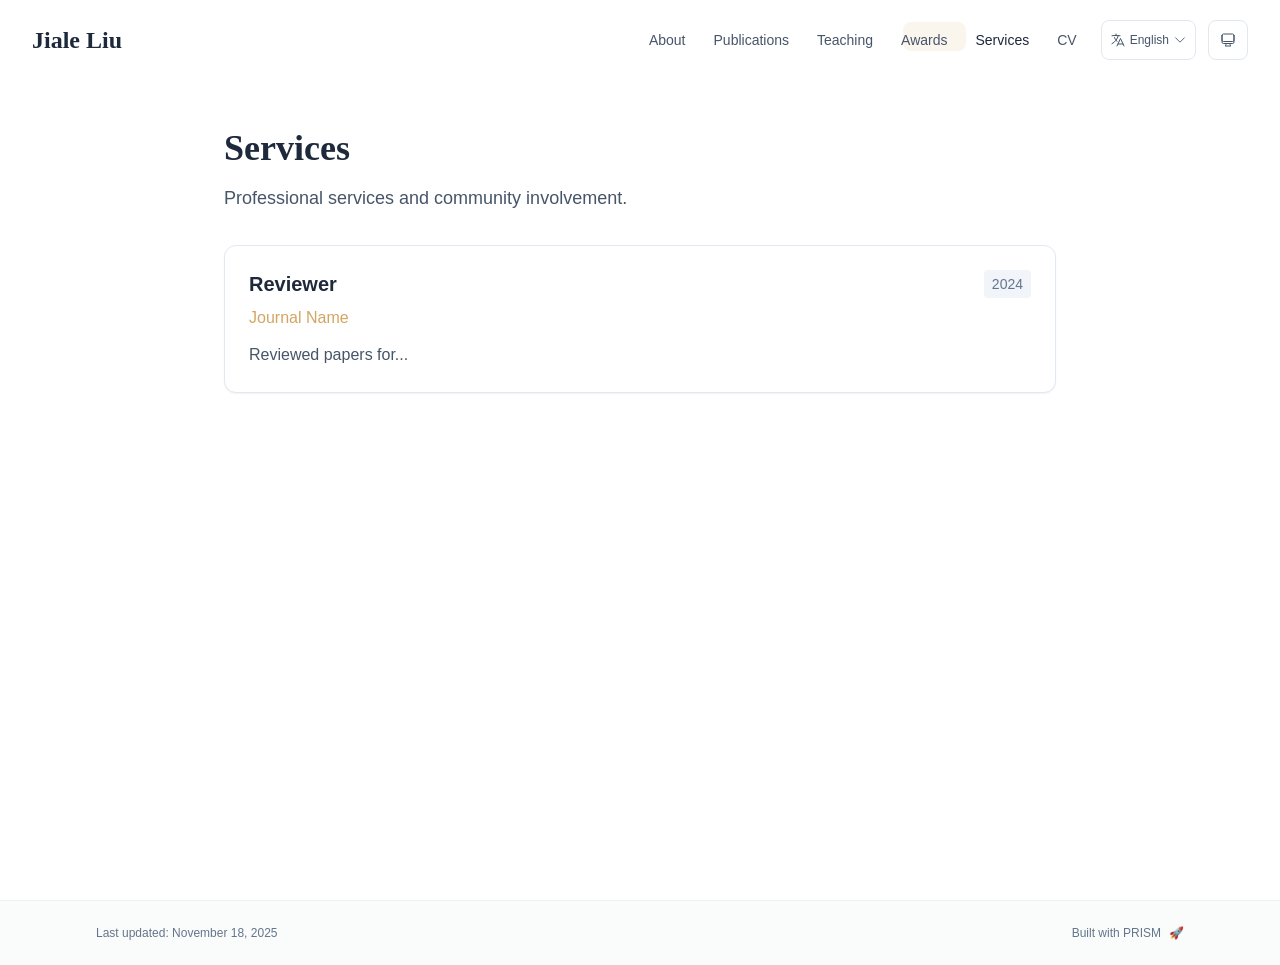
<file: services/index.html>
<!DOCTYPE html><html lang="en" class="scroll-smooth"><head><meta charSet="utf-8"/><meta name="viewport" content="width=device-width, initial-scale=1"/><link rel="stylesheet" href="/_next/static/css/1323167429cc407e.css" data-precedence="next"/><link rel="preload" as="script" fetchPriority="low" href="/_next/static/chunks/webpack-af78f5c2c11af041.js"/><script src="/_next/static/chunks/4bd1b696-70b6d399998de86a.js" async=""></script><script src="/_next/static/chunks/684-5aaa8290a129f299.js" async=""></script><script src="/_next/static/chunks/main-app-961d37730862adcd.js" async=""></script><script src="/_next/static/chunks/461-a9a5d7b05a71d978.js" async=""></script><script src="/_next/static/chunks/874-6cc630662f3664af.js" async=""></script><script src="/_next/static/chunks/291-e39730cc9327e39b.js" async=""></script><script src="/_next/static/chunks/app/layout-63ae3fb0fd66fff9.js" async=""></script><script src="/_next/static/chunks/178-595a94b9af1e67b5.js" async=""></script><script src="/_next/static/chunks/748-abdcac66b902b175.js" async=""></script><script src="/_next/static/chunks/app/%5Bslug%5D/page-f5b724bf68a3959f.js" async=""></script><link rel="icon" href="/favicon.svg" type="image/svg+xml"/><link rel="dns-prefetch" href="https://jialeliu.com"/><link rel="preconnect" href="https://jialeliu.com" crossorigin=""/><link rel="preload" as="font" type="font/woff2" href="https://jialeliu.com/fonts/georgiab.woff2" crossorigin=""/><script>
              try {
                const theme = localStorage.getItem('theme-storage');
                const parsed = theme ? JSON.parse(theme) : null;
                const setting = parsed?.state?.theme || 'system';
                const prefersDark = typeof window !== 'undefined' && window.matchMedia && window.matchMedia('(prefers-color-scheme: dark)').matches;
                const effective = setting === 'dark' ? 'dark' : (setting === 'light' ? 'light' : (prefersDark ? 'dark' : 'light'));
                var root = document.documentElement;
                root.classList.add(effective);
                root.setAttribute('data-theme', effective);
              } catch (e) {
                var root = document.documentElement;
                root.classList.add('light');
                root.setAttribute('data-theme', 'light');
              }
            </script><script>
    try {
      const cfg = {"enabled":true,"locales":["zh","en"],"defaultLocale":"en","mode":"auto","fixedLocale":"en","persist":true,"switcher":true,"labels":{"zh":"中文","en":"English"}};
      const storageKey = 'locale-storage';
      const normalize = (value) => typeof value === 'string' ? value.trim().replace('_', '-').toLowerCase() : '';
      const matchLocale = (candidate) => {
        const normalized = normalize(candidate);
        if (!normalized) return null;
        if (cfg.locales.includes(normalized)) return normalized;
        const language = normalized.split('-')[0];
        if (cfg.locales.includes(language)) return language;
        return null;
      };

      let resolved = null;

      if (cfg.persist) {
        resolved = matchLocale(localStorage.getItem(storageKey));
      }

      if (!resolved) {
        if (cfg.mode === 'fixed') {
          resolved = cfg.fixedLocale;
        } else {
          resolved = matchLocale(navigator.language);
        }
      }

      if (!resolved) {
        resolved = cfg.defaultLocale;
      }

      const root = document.documentElement;
      root.lang = resolved;
      root.setAttribute('data-locale', resolved);

      if (cfg.persist) {
        localStorage.setItem(storageKey, resolved);
      }
    } catch (e) {
      const root = document.documentElement;
      root.lang = 'en';
      root.setAttribute('data-locale', 'en');
    }
  </script><title>Services | Jiale Liu</title><meta name="description" content="Professional services and community involvement."/><meta name="author" content="Jiale Liu"/><meta name="keywords" content="Jiale Liu,PhD,Research,University of Example"/><meta name="creator" content="Jiale Liu"/><meta name="publisher" content="Jiale Liu"/><meta property="og:title" content="Jiale Liu"/><meta property="og:description" content="PhD student at the University of Example."/><meta property="og:site_name" content="Jiale Liu&#x27;s Academic Website"/><meta property="og:locale" content="en_US"/><meta property="og:type" content="website"/><meta name="twitter:card" content="summary"/><meta name="twitter:title" content="Jiale Liu"/><meta name="twitter:description" content="PhD student at the University of Example."/><link rel="icon" href="/favicon.svg"/><script>document.querySelectorAll('body link[rel="icon"], body link[rel="apple-touch-icon"]').forEach(el => document.head.appendChild(el))</script><script src="/_next/static/chunks/polyfills-42372ed130431b0a.js" noModule=""></script></head><body class="font-sans antialiased"><div style="visibility:hidden"><nav class="fixed top-0 left-0 right-0 z-50" data-headlessui-state=""><div class="transition-all duration-300 ease-out bg-transparent" style="transform:translateY(-100px)"><div class="max-w-7xl mx-auto px-4 sm:px-6 lg:px-8"><div class="flex justify-between items-center h-16 lg:h-20"><div class="flex-shrink-0" tabindex="0"><a class="text-xl lg:text-2xl font-serif font-semibold text-primary hover:text-accent transition-colors duration-200" href="/">Jiale Liu</a></div><div class="hidden lg:block"><div class="ml-10 flex items-center space-x-3"><div class="relative flex items-baseline space-x-1"><a data-nav-href="/" class="relative px-3 py-2 text-sm font-medium rounded-lg transition-colors duration-150 text-neutral-600" href="/">About</a><a data-nav-href="/publications" class="relative px-3 py-2 text-sm font-medium rounded-lg transition-colors duration-150 text-neutral-600" href="/publications/">Publications</a><a data-nav-href="/teaching" class="relative px-3 py-2 text-sm font-medium rounded-lg transition-colors duration-150 text-neutral-600" href="/teaching/">Teaching</a><a data-nav-href="/awards" class="relative px-3 py-2 text-sm font-medium rounded-lg transition-colors duration-150 text-neutral-600" href="/awards/">Awards</a><a data-nav-href="/services" class="relative px-3 py-2 text-sm font-medium rounded-lg transition-colors duration-150 text-primary" href="/services/">Services</a><a data-nav-href="/cv" class="relative px-3 py-2 text-sm font-medium rounded-lg transition-colors duration-150 text-neutral-600" href="/cv/">CV</a></div><div class="flex items-center justify-center w-14 h-10 rounded-lg border border-neutral-200 dark:border-[rgba(148,163,184,0.24)] bg-background dark:bg-neutral-800"><div class="w-6 h-4 rounded bg-neutral-300 animate-pulse"></div></div><div class="flex items-center justify-center w-10 h-10 rounded-lg border border-neutral-200 dark:border-[rgba(148,163,184,0.24)] bg-background dark:bg-neutral-800"><div class="w-4 h-4 rounded-full bg-neutral-300 animate-pulse"></div></div></div></div><div class="lg:hidden flex items-center space-x-2"><div class="flex items-center justify-center w-14 h-10 rounded-lg border border-neutral-200 dark:border-[rgba(148,163,184,0.24)] bg-background dark:bg-neutral-800"><div class="w-6 h-4 rounded bg-neutral-300 animate-pulse"></div></div><div class="flex items-center justify-center w-10 h-10 rounded-lg border border-neutral-200 dark:border-[rgba(148,163,184,0.24)] bg-background dark:bg-neutral-800"><div class="w-4 h-4 rounded-full bg-neutral-300 animate-pulse"></div></div><button class="inline-flex items-center justify-center p-2 rounded-md text-neutral-600 hover:text-primary hover:bg-neutral-100 dark:hover:bg-neutral-800 focus:outline-none focus:ring-2 focus:ring-inset focus:ring-accent transition-colors duration-200" id="headlessui-disclosure-button-«R7pdb»" type="button" aria-expanded="false" data-headlessui-state=""><span class="sr-only">Open main menu</span><div><svg xmlns="http://www.w3.org/2000/svg" fill="none" viewBox="0 0 24 24" stroke-width="1.5" stroke="currentColor" aria-hidden="true" data-slot="icon" class="block h-6 w-6"><path stroke-linecap="round" stroke-linejoin="round" d="M3.75 6.75h16.5M3.75 12h16.5m-16.5 5.25h16.5"></path></svg></div></button></div></div></div></div></nav><main class="min-h-screen pt-16 lg:pt-20"><div class="max-w-4xl mx-auto px-4 sm:px-6 lg:px-8 py-12"><div style="opacity:0;transform:translateY(20px)"><div class="mb-8"><h1 class="text-4xl font-serif font-bold text-primary mb-4">Services</h1><div class="text-lg text-neutral-600 dark:text-neutral-500 max-w-2xl leading-relaxed"><p class="mb-3 last:mb-0">Professional services and community involvement.</p></div></div><div class="grid gap-6"><div class="bg-white dark:bg-neutral-900 p-6 rounded-xl shadow-sm border border-neutral-200 dark:border-neutral-800 hover:shadow-lg transition-all duration-200 hover:scale-[1.01]" style="opacity:0;transform:translateY(20px)"><div class="flex justify-between items-start mb-2"><h3 class="text-xl font-semibold text-primary">Reviewer</h3><span class="text-sm text-neutral-500 font-medium bg-neutral-100 dark:bg-neutral-800 px-2 py-1 rounded">2024</span></div><p class="text-base text-accent font-medium mb-3">Journal Name</p><div class="text-base text-neutral-600 dark:text-neutral-500 leading-relaxed"><p class="mb-3 last:mb-0">Reviewed papers for...</p></div></div></div></div></div><!--$--><!--/$--><!--$--><!--/$--></main><footer class="border-t border-neutral-200/50 bg-neutral-50/50 dark:bg-neutral-900/50 dark:border-neutral-700/50"><div class="max-w-6xl mx-auto px-4 sm:px-6 lg:px-8 py-6"><div class="flex flex-col sm:flex-row justify-between items-center gap-2"><p class="text-xs text-neutral-500">Last updated<!-- -->: <!-- -->November 18, 2025</p><p class="text-xs text-neutral-500 flex items-center"><a href="https://github.com/xyjoey/PRISM" target="_blank" rel="noopener noreferrer">Built with PRISM</a><span class="ml-2">🚀</span></p></div></div></footer></div><script src="/_next/static/chunks/webpack-af78f5c2c11af041.js" async=""></script><script>(self.__next_f=self.__next_f||[]).push([0])</script><script>self.__next_f.push([1,"1:\"$Sreact.fragment\"\n3:I[3719,[\"461\",\"static/chunks/461-a9a5d7b05a71d978.js\",\"874\",\"static/chunks/874-6cc630662f3664af.js\",\"291\",\"static/chunks/291-e39730cc9327e39b.js\",\"177\",\"static/chunks/app/layout-63ae3fb0fd66fff9.js\"],\"ThemeProvider\"]\n4:I[310,[\"461\",\"static/chunks/461-a9a5d7b05a71d978.js\",\"874\",\"static/chunks/874-6cc630662f3664af.js\",\"291\",\"static/chunks/291-e39730cc9327e39b.js\",\"177\",\"static/chunks/app/layout-63ae3fb0fd66fff9.js\"],\"LocaleProvider\"]\n5:I[4574,[\"461\",\"static/chunks/461-a9a5d7b05a71d978.js\",\"874\",\"static/chunks/874-6cc630662f3664af.js\",\"291\",\"static/chunks/291-e39730cc9327e39b.js\",\"177\",\"static/chunks/app/layout-63ae3fb0fd66fff9.js\"],\"default\"]\n6:I[7555,[],\"\"]\n7:I[1295,[],\"\"]\n8:I[2548,[\"461\",\"static/chunks/461-a9a5d7b05a71d978.js\",\"874\",\"static/chunks/874-6cc630662f3664af.js\",\"291\",\"static/chunks/291-e39730cc9327e39b.js\",\"177\",\"static/chunks/app/layout-63ae3fb0fd66fff9.js\"],\"default\"]\na:I[9665,[],\"MetadataBoundary\"]\nc:I[9665,[],\"OutletBoundary\"]\nf:I[4911,[],\"AsyncMetadataOutlet\"]\n11:I[9665,[],\"ViewportBoundary\"]\n13:I[6614,[],\"\"]\n:HL[\"/_next/static/css/1323167429cc407e.css\",\"style\"]\n2:T590,\n    try {\n      const cfg = {\"enabled\":true,\"locales\":[\"zh\",\"en\"],\"defaultLocale\":\"en\",\"mode\":\"auto\",\"fixedLocale\":\"en\",\"persist\":true,\"switcher\":true,\"labels\":{\"zh\":\"中文\",\"en\":\"English\"}};\n      const storageKey = 'locale-storage';\n      const normalize = (value) =\u003e typeof value === 'string' ? value.trim().replace('_', '-').toLowerCase() : '';\n      const matchLocale = (candidate) =\u003e {\n        const normalized = normalize(candidate);\n        if (!normalized) return null;\n        if (cfg.locales.includes(normalized)) return normalized;\n        const language = normalized.split('-')[0];\n        if (cfg.locales.includes(language)) return language;\n        return null;\n      };\n\n      let resolved = null;\n\n      if (cfg.persist) {\n        resolved = matchLocale(localStorage.getItem(storageKey));\n      }\n\n      if (!resolved) {\n        if (cfg.mode === 'fixed') {\n          resolved = cfg.fixedLocale;\n        }"])</script><script>self.__next_f.push([1," else {\n          resolved = matchLocale(navigator.language);\n        }\n      }\n\n      if (!resolved) {\n        resolved = cfg.defaultLocale;\n      }\n\n      const root = document.documentElement;\n      root.lang = resolved;\n      root.setAttribute('data-locale', resolved);\n\n      if (cfg.persist) {\n        localStorage.setItem(storageKey, resolved);\n      }\n    } catch (e) {\n      const root = document.documentElement;\n      root.lang = 'en';\n      root.setAttribute('data-locale', 'en');\n    }\n  "])</script><script>self.__next_f.push([1,"0:{\"P\":null,\"b\":\"bc_Dt9RGr0wljh8Ib9H8d\",\"p\":\"\",\"c\":[\"\",\"services\",\"\"],\"i\":false,\"f\":[[[\"\",{\"children\":[[\"slug\",\"services\",\"d\"],{\"children\":[\"__PAGE__\",{}]}]},\"$undefined\",\"$undefined\",true],[\"\",[\"$\",\"$1\",\"c\",{\"children\":[[[\"$\",\"link\",\"0\",{\"rel\":\"stylesheet\",\"href\":\"/_next/static/css/1323167429cc407e.css\",\"precedence\":\"next\",\"crossOrigin\":\"$undefined\",\"nonce\":\"$undefined\"}]],[\"$\",\"html\",null,{\"lang\":\"en\",\"className\":\"scroll-smooth\",\"suppressHydrationWarning\":true,\"children\":[[\"$\",\"head\",null,{\"children\":[[\"$\",\"link\",null,{\"rel\":\"icon\",\"href\":\"/favicon.svg\",\"type\":\"image/svg+xml\"}],[\"$\",\"link\",null,{\"rel\":\"dns-prefetch\",\"href\":\"https://jialeliu.com\"}],[\"$\",\"link\",null,{\"rel\":\"preconnect\",\"href\":\"https://jialeliu.com\",\"crossOrigin\":\"\"}],[\"$\",\"link\",null,{\"rel\":\"preload\",\"as\":\"font\",\"type\":\"font/woff2\",\"href\":\"https://jialeliu.com/fonts/georgiab.woff2\",\"crossOrigin\":\"\"}],[\"$\",\"script\",null,{\"dangerouslySetInnerHTML\":{\"__html\":\"\\n              try {\\n                const theme = localStorage.getItem('theme-storage');\\n                const parsed = theme ? JSON.parse(theme) : null;\\n                const setting = parsed?.state?.theme || 'system';\\n                const prefersDark = typeof window !== 'undefined' \u0026\u0026 window.matchMedia \u0026\u0026 window.matchMedia('(prefers-color-scheme: dark)').matches;\\n                const effective = setting === 'dark' ? 'dark' : (setting === 'light' ? 'light' : (prefersDark ? 'dark' : 'light'));\\n                var root = document.documentElement;\\n                root.classList.add(effective);\\n                root.setAttribute('data-theme', effective);\\n              } catch (e) {\\n                var root = document.documentElement;\\n                root.classList.add('light');\\n                root.setAttribute('data-theme', 'light');\\n              }\\n            \"}}],[\"$\",\"script\",null,{\"dangerouslySetInnerHTML\":{\"__html\":\"$2\"}}]]}],[\"$\",\"body\",null,{\"className\":\"font-sans antialiased\",\"children\":[\"$\",\"$L3\",null,{\"children\":[\"$\",\"$L4\",null,{\"config\":{\"enabled\":true,\"locales\":[\"zh\",\"en\"],\"defaultLocale\":\"en\",\"mode\":\"auto\",\"fixedLocale\":\"en\",\"persist\":true,\"switcher\":true,\"labels\":{\"zh\":\"中文\",\"en\":\"English\"}},\"children\":[[\"$\",\"$L5\",null,{\"items\":[{\"title\":\"About\",\"type\":\"page\",\"target\":\"about\",\"href\":\"/\"},{\"title\":\"Publications\",\"type\":\"page\",\"target\":\"publications\",\"href\":\"/publications\"},{\"title\":\"Teaching\",\"type\":\"page\",\"target\":\"teaching\",\"href\":\"/teaching\"},{\"title\":\"Awards\",\"type\":\"page\",\"target\":\"awards\",\"href\":\"/awards\"},{\"title\":\"Services\",\"type\":\"page\",\"target\":\"services\",\"href\":\"/services\"},{\"title\":\"CV\",\"type\":\"page\",\"target\":\"cv\",\"href\":\"/cv\"}],\"siteTitle\":\"Jiale Liu\",\"enableOnePageMode\":false,\"i18n\":\"$0:f:0:1:1:props:children:1:props:children:1:props:children:props:children:props:config\",\"itemsByLocale\":{\"zh\":[{\"title\":\"关于我\",\"type\":\"page\",\"target\":\"about\",\"href\":\"/\"},{\"title\":\"论文\",\"type\":\"page\",\"target\":\"publications\",\"href\":\"/publications\"},{\"title\":\"教学\",\"type\":\"page\",\"target\":\"teaching\",\"href\":\"/teaching\"},{\"title\":\"奖项\",\"type\":\"page\",\"target\":\"awards\",\"href\":\"/awards\"},{\"title\":\"服务\",\"type\":\"page\",\"target\":\"services\",\"href\":\"/services\"},{\"title\":\"简历\",\"type\":\"page\",\"target\":\"cv\",\"href\":\"/cv\"}],\"en\":[{\"title\":\"About\",\"type\":\"page\",\"target\":\"about\",\"href\":\"/\"},{\"title\":\"Publications\",\"type\":\"page\",\"target\":\"publications\",\"href\":\"/publications\"},{\"title\":\"Teaching\",\"type\":\"page\",\"target\":\"teaching\",\"href\":\"/teaching\"},{\"title\":\"Awards\",\"type\":\"page\",\"target\":\"awards\",\"href\":\"/awards\"},{\"title\":\"Services\",\"type\":\"page\",\"target\":\"services\",\"href\":\"/services\"},{\"title\":\"CV\",\"type\":\"page\",\"target\":\"cv\",\"href\":\"/cv\"}]},\"siteTitleByLocale\":{\"zh\":\"刘嘉乐\",\"en\":\"Jiale Liu\"}}],[\"$\",\"main\",null,{\"className\":\"min-h-screen pt-16 lg:pt-20\",\"children\":[\"$\",\"$L6\",null,{\"parallelRouterKey\":\"children\",\"error\":\"$undefined\",\"errorStyles\":\"$undefined\",\"errorScripts\":\"$undefined\",\"template\":[\"$\",\"$L7\",null,{}],\"templateStyles\":\"$undefined\",\"templateScripts\":\"$undefined\",\"notFound\":[[[\"$\",\"title\",null,{\"children\":\"404: This page could not be found.\"}],[\"$\",\"div\",null,{\"style\":{\"fontFamily\":\"system-ui,\\\"Segoe UI\\\",Roboto,Helvetica,Arial,sans-serif,\\\"Apple Color Emoji\\\",\\\"Segoe UI Emoji\\\"\",\"height\":\"100vh\",\"textAlign\":\"center\",\"display\":\"flex\",\"flexDirection\":\"column\",\"alignItems\":\"center\",\"justifyContent\":\"center\"},\"children\":[\"$\",\"div\",null,{\"children\":[[\"$\",\"style\",null,{\"dangerouslySetInnerHTML\":{\"__html\":\"body{color:#000;background:#fff;margin:0}.next-error-h1{border-right:1px solid rgba(0,0,0,.3)}@media (prefers-color-scheme:dark){body{color:#fff;background:#000}.next-error-h1{border-right:1px solid rgba(255,255,255,.3)}}\"}}],[\"$\",\"h1\",null,{\"className\":\"next-error-h1\",\"style\":{\"display\":\"inline-block\",\"margin\":\"0 20px 0 0\",\"padding\":\"0 23px 0 0\",\"fontSize\":24,\"fontWeight\":500,\"verticalAlign\":\"top\",\"lineHeight\":\"49px\"},\"children\":404}],[\"$\",\"div\",null,{\"style\":{\"display\":\"inline-block\"},\"children\":[\"$\",\"h2\",null,{\"style\":{\"fontSize\":14,\"fontWeight\":400,\"lineHeight\":\"49px\",\"margin\":0},\"children\":\"This page could not be found.\"}]}]]}]}]],[]],\"forbidden\":\"$undefined\",\"unauthorized\":\"$undefined\"}]}],[\"$\",\"$L8\",null,{\"lastUpdated\":\"November 18, 2025\",\"lastUpdatedByLocale\":{\"zh\":\"2025年11月18日\",\"en\":\"November 18, 2025\"},\"defaultLocale\":\"en\"}]]}]}]}]]}]]}],{\"children\":[[\"slug\",\"services\",\"d\"],[\"$\",\"$1\",\"c\",{\"children\":[null,[\"$\",\"$L6\",null,{\"parallelRouterKey\":\"children\",\"error\":\"$undefined\",\"errorStyles\":\"$undefined\",\"errorScripts\":\"$undefined\",\"template\":[\"$\",\"$L7\",null,{}],\"templateStyles\":\"$undefined\",\"templateScripts\":\"$undefined\",\"notFound\":\"$undefined\",\"forbidden\":\"$undefined\",\"unauthorized\":\"$undefined\"}]]}],{\"children\":[\"__PAGE__\",[\"$\",\"$1\",\"c\",{\"children\":[\"$L9\",[\"$\",\"$La\",null,{\"children\":\"$Lb\"}],null,[\"$\",\"$Lc\",null,{\"children\":[\"$Ld\",\"$Le\",[\"$\",\"$Lf\",null,{\"promise\":\"$@10\"}]]}]]}],{},null,false]},null,false]},null,false],[\"$\",\"$1\",\"h\",{\"children\":[null,[\"$\",\"$1\",\"ggE5pjxAbBbHegaLGYtMS\",{\"children\":[[\"$\",\"$L11\",null,{\"children\":\"$L12\"}],null]}],null]}],false]],\"m\":\"$undefined\",\"G\":[\"$13\",\"$undefined\"],\"s\":false,\"S\":true}\n"])</script><script>self.__next_f.push([1,"14:\"$Sreact.suspense\"\n15:I[4911,[],\"AsyncMetadata\"]\n17:I[2382,[\"461\",\"static/chunks/461-a9a5d7b05a71d978.js\",\"178\",\"static/chunks/178-595a94b9af1e67b5.js\",\"748\",\"static/chunks/748-abdcac66b902b175.js\",\"182\",\"static/chunks/app/%5Bslug%5D/page-f5b724bf68a3959f.js\"],\"default\"]\nb:[\"$\",\"$14\",null,{\"fallback\":null,\"children\":[\"$\",\"$L15\",null,{\"promise\":\"$@16\"}]}]\n9:[\"$\",\"$L17\",null,{\"dataByLocale\":{\"zh\":{\"type\":\"card\",\"config\":{\"type\":\"card\",\"title\":\"学术服务\",\"description\":\"专业服务与社区参与。\",\"items\":[{\"title\":\"审稿人\",\"subtitle\":\"某期刊\",\"date\":\"2024\",\"content\":\"参与审阅论文。\"}]}},\"en\":{\"type\":\"card\",\"config\":{\"type\":\"card\",\"title\":\"Services\",\"description\":\"Professional services and community involvement.\",\"items\":[{\"title\":\"Reviewer\",\"subtitle\":\"Journal Name\",\"date\":\"2024\",\"content\":\"Reviewed papers for...\"}]}}},\"defaultLocale\":\"en\"}]\n"])</script><script>self.__next_f.push([1,"e:null\n"])</script><script>self.__next_f.push([1,"12:[[\"$\",\"meta\",\"0\",{\"charSet\":\"utf-8\"}],[\"$\",\"meta\",\"1\",{\"name\":\"viewport\",\"content\":\"width=device-width, initial-scale=1\"}]]\nd:null\n"])</script><script>self.__next_f.push([1,"16:{\"metadata\":[[\"$\",\"title\",\"0\",{\"children\":\"Services | Jiale Liu\"}],[\"$\",\"meta\",\"1\",{\"name\":\"description\",\"content\":\"Professional services and community involvement.\"}],[\"$\",\"meta\",\"2\",{\"name\":\"author\",\"content\":\"Jiale Liu\"}],[\"$\",\"meta\",\"3\",{\"name\":\"keywords\",\"content\":\"Jiale Liu,PhD,Research,University of Example\"}],[\"$\",\"meta\",\"4\",{\"name\":\"creator\",\"content\":\"Jiale Liu\"}],[\"$\",\"meta\",\"5\",{\"name\":\"publisher\",\"content\":\"Jiale Liu\"}],[\"$\",\"meta\",\"6\",{\"property\":\"og:title\",\"content\":\"Jiale Liu\"}],[\"$\",\"meta\",\"7\",{\"property\":\"og:description\",\"content\":\"PhD student at the University of Example.\"}],[\"$\",\"meta\",\"8\",{\"property\":\"og:site_name\",\"content\":\"Jiale Liu's Academic Website\"}],[\"$\",\"meta\",\"9\",{\"property\":\"og:locale\",\"content\":\"en_US\"}],[\"$\",\"meta\",\"10\",{\"property\":\"og:type\",\"content\":\"website\"}],[\"$\",\"meta\",\"11\",{\"name\":\"twitter:card\",\"content\":\"summary\"}],[\"$\",\"meta\",\"12\",{\"name\":\"twitter:title\",\"content\":\"Jiale Liu\"}],[\"$\",\"meta\",\"13\",{\"name\":\"twitter:description\",\"content\":\"PhD student at the University of Example.\"}],[\"$\",\"link\",\"14\",{\"rel\":\"icon\",\"href\":\"/favicon.svg\"}]],\"error\":null,\"digest\":\"$undefined\"}\n10:{\"metadata\":\"$16:metadata\",\"error\":null,\"digest\":\"$undefined\"}\n"])</script></body></html>
</file>
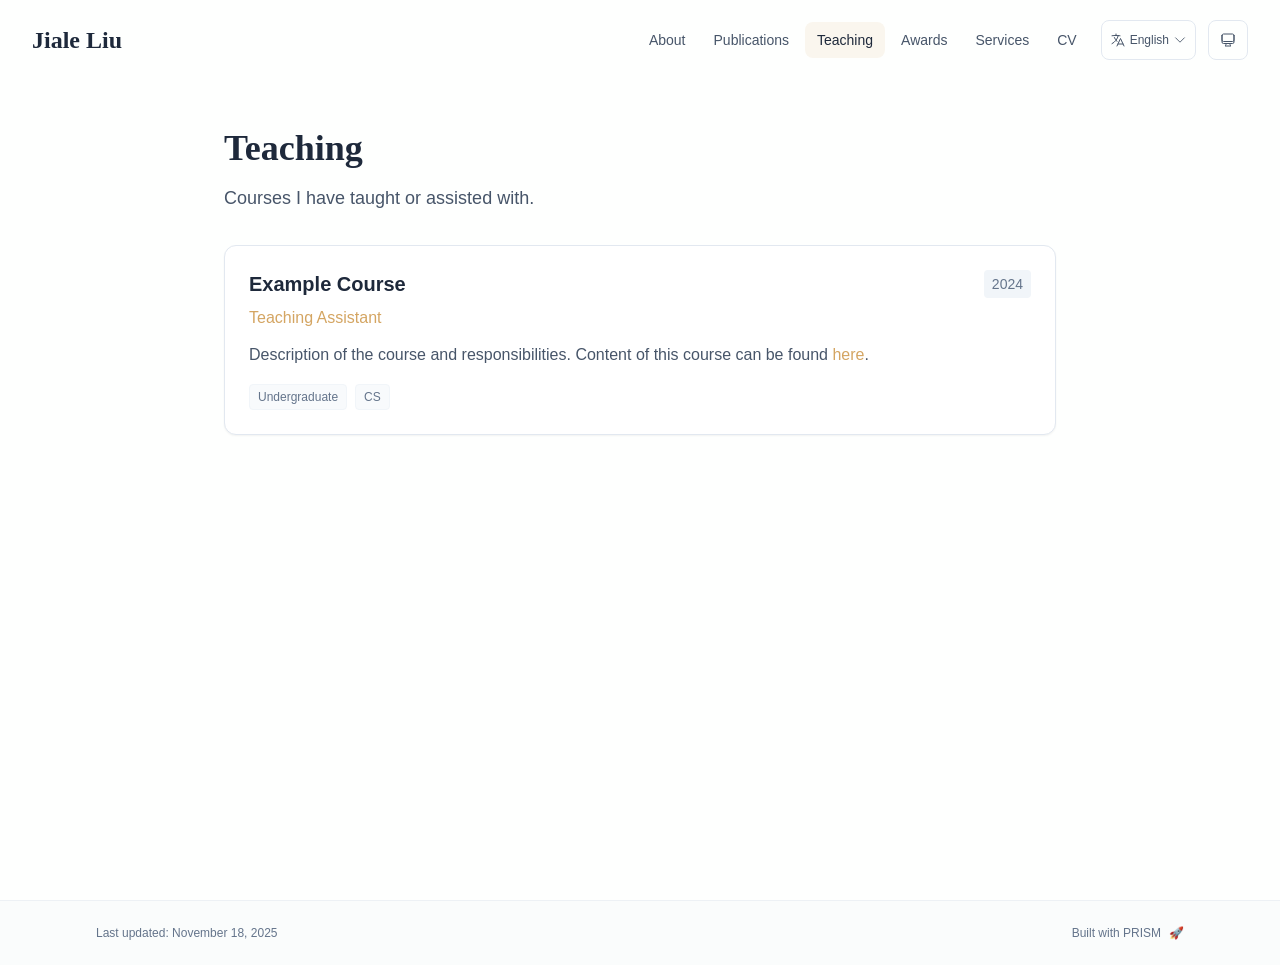
<file: teaching/index.html>
<!DOCTYPE html><html lang="en" class="scroll-smooth"><head><meta charSet="utf-8"/><meta name="viewport" content="width=device-width, initial-scale=1"/><link rel="stylesheet" href="/_next/static/css/1323167429cc407e.css" data-precedence="next"/><link rel="preload" as="script" fetchPriority="low" href="/_next/static/chunks/webpack-af78f5c2c11af041.js"/><script src="/_next/static/chunks/4bd1b696-70b6d399998de86a.js" async=""></script><script src="/_next/static/chunks/684-5aaa8290a129f299.js" async=""></script><script src="/_next/static/chunks/main-app-961d37730862adcd.js" async=""></script><script src="/_next/static/chunks/461-a9a5d7b05a71d978.js" async=""></script><script src="/_next/static/chunks/874-6cc630662f3664af.js" async=""></script><script src="/_next/static/chunks/291-e39730cc9327e39b.js" async=""></script><script src="/_next/static/chunks/app/layout-63ae3fb0fd66fff9.js" async=""></script><script src="/_next/static/chunks/178-595a94b9af1e67b5.js" async=""></script><script src="/_next/static/chunks/748-abdcac66b902b175.js" async=""></script><script src="/_next/static/chunks/app/%5Bslug%5D/page-f5b724bf68a3959f.js" async=""></script><link rel="icon" href="/favicon.svg" type="image/svg+xml"/><link rel="dns-prefetch" href="https://jialeliu.com"/><link rel="preconnect" href="https://jialeliu.com" crossorigin=""/><link rel="preload" as="font" type="font/woff2" href="https://jialeliu.com/fonts/georgiab.woff2" crossorigin=""/><script>
              try {
                const theme = localStorage.getItem('theme-storage');
                const parsed = theme ? JSON.parse(theme) : null;
                const setting = parsed?.state?.theme || 'system';
                const prefersDark = typeof window !== 'undefined' && window.matchMedia && window.matchMedia('(prefers-color-scheme: dark)').matches;
                const effective = setting === 'dark' ? 'dark' : (setting === 'light' ? 'light' : (prefersDark ? 'dark' : 'light'));
                var root = document.documentElement;
                root.classList.add(effective);
                root.setAttribute('data-theme', effective);
              } catch (e) {
                var root = document.documentElement;
                root.classList.add('light');
                root.setAttribute('data-theme', 'light');
              }
            </script><script>
    try {
      const cfg = {"enabled":true,"locales":["zh","en"],"defaultLocale":"en","mode":"auto","fixedLocale":"en","persist":true,"switcher":true,"labels":{"zh":"中文","en":"English"}};
      const storageKey = 'locale-storage';
      const normalize = (value) => typeof value === 'string' ? value.trim().replace('_', '-').toLowerCase() : '';
      const matchLocale = (candidate) => {
        const normalized = normalize(candidate);
        if (!normalized) return null;
        if (cfg.locales.includes(normalized)) return normalized;
        const language = normalized.split('-')[0];
        if (cfg.locales.includes(language)) return language;
        return null;
      };

      let resolved = null;

      if (cfg.persist) {
        resolved = matchLocale(localStorage.getItem(storageKey));
      }

      if (!resolved) {
        if (cfg.mode === 'fixed') {
          resolved = cfg.fixedLocale;
        } else {
          resolved = matchLocale(navigator.language);
        }
      }

      if (!resolved) {
        resolved = cfg.defaultLocale;
      }

      const root = document.documentElement;
      root.lang = resolved;
      root.setAttribute('data-locale', resolved);

      if (cfg.persist) {
        localStorage.setItem(storageKey, resolved);
      }
    } catch (e) {
      const root = document.documentElement;
      root.lang = 'en';
      root.setAttribute('data-locale', 'en');
    }
  </script><title>Teaching | Jiale Liu</title><meta name="description" content="Courses I have taught or assisted with."/><meta name="author" content="Jiale Liu"/><meta name="keywords" content="Jiale Liu,PhD,Research,University of Example"/><meta name="creator" content="Jiale Liu"/><meta name="publisher" content="Jiale Liu"/><meta property="og:title" content="Jiale Liu"/><meta property="og:description" content="PhD student at the University of Example."/><meta property="og:site_name" content="Jiale Liu&#x27;s Academic Website"/><meta property="og:locale" content="en_US"/><meta property="og:type" content="website"/><meta name="twitter:card" content="summary"/><meta name="twitter:title" content="Jiale Liu"/><meta name="twitter:description" content="PhD student at the University of Example."/><link rel="icon" href="/favicon.svg"/><script>document.querySelectorAll('body link[rel="icon"], body link[rel="apple-touch-icon"]').forEach(el => document.head.appendChild(el))</script><script src="/_next/static/chunks/polyfills-42372ed130431b0a.js" noModule=""></script></head><body class="font-sans antialiased"><div style="visibility:hidden"><nav class="fixed top-0 left-0 right-0 z-50" data-headlessui-state=""><div class="transition-all duration-300 ease-out bg-transparent" style="transform:translateY(-100px)"><div class="max-w-7xl mx-auto px-4 sm:px-6 lg:px-8"><div class="flex justify-between items-center h-16 lg:h-20"><div class="flex-shrink-0" tabindex="0"><a class="text-xl lg:text-2xl font-serif font-semibold text-primary hover:text-accent transition-colors duration-200" href="/">Jiale Liu</a></div><div class="hidden lg:block"><div class="ml-10 flex items-center space-x-3"><div class="relative flex items-baseline space-x-1"><a data-nav-href="/" class="relative px-3 py-2 text-sm font-medium rounded-lg transition-colors duration-150 text-neutral-600" href="/">About</a><a data-nav-href="/publications" class="relative px-3 py-2 text-sm font-medium rounded-lg transition-colors duration-150 text-neutral-600" href="/publications/">Publications</a><a data-nav-href="/teaching" class="relative px-3 py-2 text-sm font-medium rounded-lg transition-colors duration-150 text-primary" href="/teaching/">Teaching</a><a data-nav-href="/awards" class="relative px-3 py-2 text-sm font-medium rounded-lg transition-colors duration-150 text-neutral-600" href="/awards/">Awards</a><a data-nav-href="/services" class="relative px-3 py-2 text-sm font-medium rounded-lg transition-colors duration-150 text-neutral-600" href="/services/">Services</a><a data-nav-href="/cv" class="relative px-3 py-2 text-sm font-medium rounded-lg transition-colors duration-150 text-neutral-600" href="/cv/">CV</a></div><div class="flex items-center justify-center w-14 h-10 rounded-lg border border-neutral-200 dark:border-[rgba(148,163,184,0.24)] bg-background dark:bg-neutral-800"><div class="w-6 h-4 rounded bg-neutral-300 animate-pulse"></div></div><div class="flex items-center justify-center w-10 h-10 rounded-lg border border-neutral-200 dark:border-[rgba(148,163,184,0.24)] bg-background dark:bg-neutral-800"><div class="w-4 h-4 rounded-full bg-neutral-300 animate-pulse"></div></div></div></div><div class="lg:hidden flex items-center space-x-2"><div class="flex items-center justify-center w-14 h-10 rounded-lg border border-neutral-200 dark:border-[rgba(148,163,184,0.24)] bg-background dark:bg-neutral-800"><div class="w-6 h-4 rounded bg-neutral-300 animate-pulse"></div></div><div class="flex items-center justify-center w-10 h-10 rounded-lg border border-neutral-200 dark:border-[rgba(148,163,184,0.24)] bg-background dark:bg-neutral-800"><div class="w-4 h-4 rounded-full bg-neutral-300 animate-pulse"></div></div><button class="inline-flex items-center justify-center p-2 rounded-md text-neutral-600 hover:text-primary hover:bg-neutral-100 dark:hover:bg-neutral-800 focus:outline-none focus:ring-2 focus:ring-inset focus:ring-accent transition-colors duration-200" id="headlessui-disclosure-button-«R7pdb»" type="button" aria-expanded="false" data-headlessui-state=""><span class="sr-only">Open main menu</span><div><svg xmlns="http://www.w3.org/2000/svg" fill="none" viewBox="0 0 24 24" stroke-width="1.5" stroke="currentColor" aria-hidden="true" data-slot="icon" class="block h-6 w-6"><path stroke-linecap="round" stroke-linejoin="round" d="M3.75 6.75h16.5M3.75 12h16.5m-16.5 5.25h16.5"></path></svg></div></button></div></div></div></div></nav><main class="min-h-screen pt-16 lg:pt-20"><div class="max-w-4xl mx-auto px-4 sm:px-6 lg:px-8 py-12"><div style="opacity:0;transform:translateY(20px)"><div class="mb-8"><h1 class="text-4xl font-serif font-bold text-primary mb-4">Teaching</h1><div class="text-lg text-neutral-600 dark:text-neutral-500 max-w-2xl leading-relaxed"><p class="mb-3 last:mb-0">Courses I have taught or assisted with.</p></div></div><div class="grid gap-6"><div class="bg-white dark:bg-neutral-900 p-6 rounded-xl shadow-sm border border-neutral-200 dark:border-neutral-800 hover:shadow-lg transition-all duration-200 hover:scale-[1.01]" style="opacity:0;transform:translateY(20px)"><div class="flex justify-between items-start mb-2"><h3 class="text-xl font-semibold text-primary">Example Course</h3><span class="text-sm text-neutral-500 font-medium bg-neutral-100 dark:bg-neutral-800 px-2 py-1 rounded">2024</span></div><p class="text-base text-accent font-medium mb-3">Teaching Assistant</p><div class="text-base text-neutral-600 dark:text-neutral-500 leading-relaxed"><p class="mb-3 last:mb-0">Description of the course and responsibilities. Content of this course can be found <a href="https://example.com" node="[object Object]" target="_blank" rel="noopener noreferrer" class="text-accent font-medium transition-all duration-200 rounded hover:bg-accent/10 hover:shadow-sm">here</a>.</p></div><div class="flex flex-wrap gap-2 mt-4"><span class="text-xs text-neutral-500 bg-neutral-50 dark:bg-neutral-800/50 px-2 py-1 rounded border border-neutral-100 dark:border-neutral-800">Undergraduate</span><span class="text-xs text-neutral-500 bg-neutral-50 dark:bg-neutral-800/50 px-2 py-1 rounded border border-neutral-100 dark:border-neutral-800">CS</span></div></div></div></div></div><!--$--><!--/$--><!--$--><!--/$--></main><footer class="border-t border-neutral-200/50 bg-neutral-50/50 dark:bg-neutral-900/50 dark:border-neutral-700/50"><div class="max-w-6xl mx-auto px-4 sm:px-6 lg:px-8 py-6"><div class="flex flex-col sm:flex-row justify-between items-center gap-2"><p class="text-xs text-neutral-500">Last updated<!-- -->: <!-- -->November 18, 2025</p><p class="text-xs text-neutral-500 flex items-center"><a href="https://github.com/xyjoey/PRISM" target="_blank" rel="noopener noreferrer">Built with PRISM</a><span class="ml-2">🚀</span></p></div></div></footer></div><script src="/_next/static/chunks/webpack-af78f5c2c11af041.js" async=""></script><script>(self.__next_f=self.__next_f||[]).push([0])</script><script>self.__next_f.push([1,"1:\"$Sreact.fragment\"\n3:I[3719,[\"461\",\"static/chunks/461-a9a5d7b05a71d978.js\",\"874\",\"static/chunks/874-6cc630662f3664af.js\",\"291\",\"static/chunks/291-e39730cc9327e39b.js\",\"177\",\"static/chunks/app/layout-63ae3fb0fd66fff9.js\"],\"ThemeProvider\"]\n4:I[310,[\"461\",\"static/chunks/461-a9a5d7b05a71d978.js\",\"874\",\"static/chunks/874-6cc630662f3664af.js\",\"291\",\"static/chunks/291-e39730cc9327e39b.js\",\"177\",\"static/chunks/app/layout-63ae3fb0fd66fff9.js\"],\"LocaleProvider\"]\n5:I[4574,[\"461\",\"static/chunks/461-a9a5d7b05a71d978.js\",\"874\",\"static/chunks/874-6cc630662f3664af.js\",\"291\",\"static/chunks/291-e39730cc9327e39b.js\",\"177\",\"static/chunks/app/layout-63ae3fb0fd66fff9.js\"],\"default\"]\n6:I[7555,[],\"\"]\n7:I[1295,[],\"\"]\n8:I[2548,[\"461\",\"static/chunks/461-a9a5d7b05a71d978.js\",\"874\",\"static/chunks/874-6cc630662f3664af.js\",\"291\",\"static/chunks/291-e39730cc9327e39b.js\",\"177\",\"static/chunks/app/layout-63ae3fb0fd66fff9.js\"],\"default\"]\na:I[9665,[],\"MetadataBoundary\"]\nc:I[9665,[],\"OutletBoundary\"]\nf:I[4911,[],\"AsyncMetadataOutlet\"]\n11:I[9665,[],\"ViewportBoundary\"]\n13:I[6614,[],\"\"]\n:HL[\"/_next/static/css/1323167429cc407e.css\",\"style\"]\n2:T590,\n    try {\n      const cfg = {\"enabled\":true,\"locales\":[\"zh\",\"en\"],\"defaultLocale\":\"en\",\"mode\":\"auto\",\"fixedLocale\":\"en\",\"persist\":true,\"switcher\":true,\"labels\":{\"zh\":\"中文\",\"en\":\"English\"}};\n      const storageKey = 'locale-storage';\n      const normalize = (value) =\u003e typeof value === 'string' ? value.trim().replace('_', '-').toLowerCase() : '';\n      const matchLocale = (candidate) =\u003e {\n        const normalized = normalize(candidate);\n        if (!normalized) return null;\n        if (cfg.locales.includes(normalized)) return normalized;\n        const language = normalized.split('-')[0];\n        if (cfg.locales.includes(language)) return language;\n        return null;\n      };\n\n      let resolved = null;\n\n      if (cfg.persist) {\n        resolved = matchLocale(localStorage.getItem(storageKey));\n      }\n\n      if (!resolved) {\n        if (cfg.mode === 'fixed') {\n          resolved = cfg.fixedLocale;\n        }"])</script><script>self.__next_f.push([1," else {\n          resolved = matchLocale(navigator.language);\n        }\n      }\n\n      if (!resolved) {\n        resolved = cfg.defaultLocale;\n      }\n\n      const root = document.documentElement;\n      root.lang = resolved;\n      root.setAttribute('data-locale', resolved);\n\n      if (cfg.persist) {\n        localStorage.setItem(storageKey, resolved);\n      }\n    } catch (e) {\n      const root = document.documentElement;\n      root.lang = 'en';\n      root.setAttribute('data-locale', 'en');\n    }\n  "])</script><script>self.__next_f.push([1,"0:{\"P\":null,\"b\":\"bc_Dt9RGr0wljh8Ib9H8d\",\"p\":\"\",\"c\":[\"\",\"teaching\",\"\"],\"i\":false,\"f\":[[[\"\",{\"children\":[[\"slug\",\"teaching\",\"d\"],{\"children\":[\"__PAGE__\",{}]}]},\"$undefined\",\"$undefined\",true],[\"\",[\"$\",\"$1\",\"c\",{\"children\":[[[\"$\",\"link\",\"0\",{\"rel\":\"stylesheet\",\"href\":\"/_next/static/css/1323167429cc407e.css\",\"precedence\":\"next\",\"crossOrigin\":\"$undefined\",\"nonce\":\"$undefined\"}]],[\"$\",\"html\",null,{\"lang\":\"en\",\"className\":\"scroll-smooth\",\"suppressHydrationWarning\":true,\"children\":[[\"$\",\"head\",null,{\"children\":[[\"$\",\"link\",null,{\"rel\":\"icon\",\"href\":\"/favicon.svg\",\"type\":\"image/svg+xml\"}],[\"$\",\"link\",null,{\"rel\":\"dns-prefetch\",\"href\":\"https://jialeliu.com\"}],[\"$\",\"link\",null,{\"rel\":\"preconnect\",\"href\":\"https://jialeliu.com\",\"crossOrigin\":\"\"}],[\"$\",\"link\",null,{\"rel\":\"preload\",\"as\":\"font\",\"type\":\"font/woff2\",\"href\":\"https://jialeliu.com/fonts/georgiab.woff2\",\"crossOrigin\":\"\"}],[\"$\",\"script\",null,{\"dangerouslySetInnerHTML\":{\"__html\":\"\\n              try {\\n                const theme = localStorage.getItem('theme-storage');\\n                const parsed = theme ? JSON.parse(theme) : null;\\n                const setting = parsed?.state?.theme || 'system';\\n                const prefersDark = typeof window !== 'undefined' \u0026\u0026 window.matchMedia \u0026\u0026 window.matchMedia('(prefers-color-scheme: dark)').matches;\\n                const effective = setting === 'dark' ? 'dark' : (setting === 'light' ? 'light' : (prefersDark ? 'dark' : 'light'));\\n                var root = document.documentElement;\\n                root.classList.add(effective);\\n                root.setAttribute('data-theme', effective);\\n              } catch (e) {\\n                var root = document.documentElement;\\n                root.classList.add('light');\\n                root.setAttribute('data-theme', 'light');\\n              }\\n            \"}}],[\"$\",\"script\",null,{\"dangerouslySetInnerHTML\":{\"__html\":\"$2\"}}]]}],[\"$\",\"body\",null,{\"className\":\"font-sans antialiased\",\"children\":[\"$\",\"$L3\",null,{\"children\":[\"$\",\"$L4\",null,{\"config\":{\"enabled\":true,\"locales\":[\"zh\",\"en\"],\"defaultLocale\":\"en\",\"mode\":\"auto\",\"fixedLocale\":\"en\",\"persist\":true,\"switcher\":true,\"labels\":{\"zh\":\"中文\",\"en\":\"English\"}},\"children\":[[\"$\",\"$L5\",null,{\"items\":[{\"title\":\"About\",\"type\":\"page\",\"target\":\"about\",\"href\":\"/\"},{\"title\":\"Publications\",\"type\":\"page\",\"target\":\"publications\",\"href\":\"/publications\"},{\"title\":\"Teaching\",\"type\":\"page\",\"target\":\"teaching\",\"href\":\"/teaching\"},{\"title\":\"Awards\",\"type\":\"page\",\"target\":\"awards\",\"href\":\"/awards\"},{\"title\":\"Services\",\"type\":\"page\",\"target\":\"services\",\"href\":\"/services\"},{\"title\":\"CV\",\"type\":\"page\",\"target\":\"cv\",\"href\":\"/cv\"}],\"siteTitle\":\"Jiale Liu\",\"enableOnePageMode\":false,\"i18n\":\"$0:f:0:1:1:props:children:1:props:children:1:props:children:props:children:props:config\",\"itemsByLocale\":{\"zh\":[{\"title\":\"关于我\",\"type\":\"page\",\"target\":\"about\",\"href\":\"/\"},{\"title\":\"论文\",\"type\":\"page\",\"target\":\"publications\",\"href\":\"/publications\"},{\"title\":\"教学\",\"type\":\"page\",\"target\":\"teaching\",\"href\":\"/teaching\"},{\"title\":\"奖项\",\"type\":\"page\",\"target\":\"awards\",\"href\":\"/awards\"},{\"title\":\"服务\",\"type\":\"page\",\"target\":\"services\",\"href\":\"/services\"},{\"title\":\"简历\",\"type\":\"page\",\"target\":\"cv\",\"href\":\"/cv\"}],\"en\":[{\"title\":\"About\",\"type\":\"page\",\"target\":\"about\",\"href\":\"/\"},{\"title\":\"Publications\",\"type\":\"page\",\"target\":\"publications\",\"href\":\"/publications\"},{\"title\":\"Teaching\",\"type\":\"page\",\"target\":\"teaching\",\"href\":\"/teaching\"},{\"title\":\"Awards\",\"type\":\"page\",\"target\":\"awards\",\"href\":\"/awards\"},{\"title\":\"Services\",\"type\":\"page\",\"target\":\"services\",\"href\":\"/services\"},{\"title\":\"CV\",\"type\":\"page\",\"target\":\"cv\",\"href\":\"/cv\"}]},\"siteTitleByLocale\":{\"zh\":\"刘嘉乐\",\"en\":\"Jiale Liu\"}}],[\"$\",\"main\",null,{\"className\":\"min-h-screen pt-16 lg:pt-20\",\"children\":[\"$\",\"$L6\",null,{\"parallelRouterKey\":\"children\",\"error\":\"$undefined\",\"errorStyles\":\"$undefined\",\"errorScripts\":\"$undefined\",\"template\":[\"$\",\"$L7\",null,{}],\"templateStyles\":\"$undefined\",\"templateScripts\":\"$undefined\",\"notFound\":[[[\"$\",\"title\",null,{\"children\":\"404: This page could not be found.\"}],[\"$\",\"div\",null,{\"style\":{\"fontFamily\":\"system-ui,\\\"Segoe UI\\\",Roboto,Helvetica,Arial,sans-serif,\\\"Apple Color Emoji\\\",\\\"Segoe UI Emoji\\\"\",\"height\":\"100vh\",\"textAlign\":\"center\",\"display\":\"flex\",\"flexDirection\":\"column\",\"alignItems\":\"center\",\"justifyContent\":\"center\"},\"children\":[\"$\",\"div\",null,{\"children\":[[\"$\",\"style\",null,{\"dangerouslySetInnerHTML\":{\"__html\":\"body{color:#000;background:#fff;margin:0}.next-error-h1{border-right:1px solid rgba(0,0,0,.3)}@media (prefers-color-scheme:dark){body{color:#fff;background:#000}.next-error-h1{border-right:1px solid rgba(255,255,255,.3)}}\"}}],[\"$\",\"h1\",null,{\"className\":\"next-error-h1\",\"style\":{\"display\":\"inline-block\",\"margin\":\"0 20px 0 0\",\"padding\":\"0 23px 0 0\",\"fontSize\":24,\"fontWeight\":500,\"verticalAlign\":\"top\",\"lineHeight\":\"49px\"},\"children\":404}],[\"$\",\"div\",null,{\"style\":{\"display\":\"inline-block\"},\"children\":[\"$\",\"h2\",null,{\"style\":{\"fontSize\":14,\"fontWeight\":400,\"lineHeight\":\"49px\",\"margin\":0},\"children\":\"This page could not be found.\"}]}]]}]}]],[]],\"forbidden\":\"$undefined\",\"unauthorized\":\"$undefined\"}]}],[\"$\",\"$L8\",null,{\"lastUpdated\":\"November 18, 2025\",\"lastUpdatedByLocale\":{\"zh\":\"2025年11月18日\",\"en\":\"November 18, 2025\"},\"defaultLocale\":\"en\"}]]}]}]}]]}]]}],{\"children\":[[\"slug\",\"teaching\",\"d\"],[\"$\",\"$1\",\"c\",{\"children\":[null,[\"$\",\"$L6\",null,{\"parallelRouterKey\":\"children\",\"error\":\"$undefined\",\"errorStyles\":\"$undefined\",\"errorScripts\":\"$undefined\",\"template\":[\"$\",\"$L7\",null,{}],\"templateStyles\":\"$undefined\",\"templateScripts\":\"$undefined\",\"notFound\":\"$undefined\",\"forbidden\":\"$undefined\",\"unauthorized\":\"$undefined\"}]]}],{\"children\":[\"__PAGE__\",[\"$\",\"$1\",\"c\",{\"children\":[\"$L9\",[\"$\",\"$La\",null,{\"children\":\"$Lb\"}],null,[\"$\",\"$Lc\",null,{\"children\":[\"$Ld\",\"$Le\",[\"$\",\"$Lf\",null,{\"promise\":\"$@10\"}]]}]]}],{},null,false]},null,false]},null,false],[\"$\",\"$1\",\"h\",{\"children\":[null,[\"$\",\"$1\",\"Pu0IX-uB15inQmZq3Rh3N\",{\"children\":[[\"$\",\"$L11\",null,{\"children\":\"$L12\"}],null]}],null]}],false]],\"m\":\"$undefined\",\"G\":[\"$13\",\"$undefined\"],\"s\":false,\"S\":true}\n"])</script><script>self.__next_f.push([1,"14:\"$Sreact.suspense\"\n15:I[4911,[],\"AsyncMetadata\"]\n17:I[2382,[\"461\",\"static/chunks/461-a9a5d7b05a71d978.js\",\"178\",\"static/chunks/178-595a94b9af1e67b5.js\",\"748\",\"static/chunks/748-abdcac66b902b175.js\",\"182\",\"static/chunks/app/%5Bslug%5D/page-f5b724bf68a3959f.js\"],\"default\"]\nb:[\"$\",\"$14\",null,{\"fallback\":null,\"children\":[\"$\",\"$L15\",null,{\"promise\":\"$@16\"}]}]\n9:[\"$\",\"$L17\",null,{\"dataByLocale\":{\"zh\":{\"type\":\"card\",\"config\":{\"type\":\"card\",\"title\":\"教学\",\"description\":\"我曾参与授课或助教的课程。\",\"items\":[{\"title\":\"示例课程\",\"subtitle\":\"助教\",\"date\":\"2024\",\"content\":\"课程内容与职责简介。\",\"tags\":[\"本科生\",\"计算机\"]}]}},\"en\":{\"type\":\"card\",\"config\":{\"type\":\"card\",\"title\":\"Teaching\",\"description\":\"Courses I have taught or assisted with.\",\"items\":[{\"title\":\"Example Course\",\"subtitle\":\"Teaching Assistant\",\"date\":\"2024\",\"content\":\"Description of the course and responsibilities. Content of this course can be found [here](https://example.com).\",\"tags\":[\"Undergraduate\",\"CS\"]}]}}},\"defaultLocale\":\"en\"}]\n"])</script><script>self.__next_f.push([1,"e:null\n"])</script><script>self.__next_f.push([1,"12:[[\"$\",\"meta\",\"0\",{\"charSet\":\"utf-8\"}],[\"$\",\"meta\",\"1\",{\"name\":\"viewport\",\"content\":\"width=device-width, initial-scale=1\"}]]\nd:null\n"])</script><script>self.__next_f.push([1,"16:{\"metadata\":[[\"$\",\"title\",\"0\",{\"children\":\"Teaching | Jiale Liu\"}],[\"$\",\"meta\",\"1\",{\"name\":\"description\",\"content\":\"Courses I have taught or assisted with.\"}],[\"$\",\"meta\",\"2\",{\"name\":\"author\",\"content\":\"Jiale Liu\"}],[\"$\",\"meta\",\"3\",{\"name\":\"keywords\",\"content\":\"Jiale Liu,PhD,Research,University of Example\"}],[\"$\",\"meta\",\"4\",{\"name\":\"creator\",\"content\":\"Jiale Liu\"}],[\"$\",\"meta\",\"5\",{\"name\":\"publisher\",\"content\":\"Jiale Liu\"}],[\"$\",\"meta\",\"6\",{\"property\":\"og:title\",\"content\":\"Jiale Liu\"}],[\"$\",\"meta\",\"7\",{\"property\":\"og:description\",\"content\":\"PhD student at the University of Example.\"}],[\"$\",\"meta\",\"8\",{\"property\":\"og:site_name\",\"content\":\"Jiale Liu's Academic Website\"}],[\"$\",\"meta\",\"9\",{\"property\":\"og:locale\",\"content\":\"en_US\"}],[\"$\",\"meta\",\"10\",{\"property\":\"og:type\",\"content\":\"website\"}],[\"$\",\"meta\",\"11\",{\"name\":\"twitter:card\",\"content\":\"summary\"}],[\"$\",\"meta\",\"12\",{\"name\":\"twitter:title\",\"content\":\"Jiale Liu\"}],[\"$\",\"meta\",\"13\",{\"name\":\"twitter:description\",\"content\":\"PhD student at the University of Example.\"}],[\"$\",\"link\",\"14\",{\"rel\":\"icon\",\"href\":\"/favicon.svg\"}]],\"error\":null,\"digest\":\"$undefined\"}\n10:{\"metadata\":\"$16:metadata\",\"error\":null,\"digest\":\"$undefined\"}\n"])</script></body></html>
</file>
<file: _next/static/css/1323167429cc407e.css>
/*! tailwindcss v4.1.10 | MIT License | https://tailwindcss.com */@layer properties{@supports (((-webkit-hyphens:none)) and (not (margin-trim:inline))) or ((-moz-orient:inline) and (not (color:rgb(from red r g b)))){*,::backdrop,:after,:before{--tw-translate-x:0;--tw-translate-y:0;--tw-translate-z:0;--tw-rotate-x:initial;--tw-rotate-y:initial;--tw-rotate-z:initial;--tw-skew-x:initial;--tw-skew-y:initial;--tw-space-y-reverse:0;--tw-space-x-reverse:0;--tw-border-style:solid;--tw-leading:initial;--tw-font-weight:initial;--tw-shadow:0 0 #0000;--tw-shadow-color:initial;--tw-shadow-alpha:100%;--tw-inset-shadow:0 0 #0000;--tw-inset-shadow-color:initial;--tw-inset-shadow-alpha:100%;--tw-ring-color:initial;--tw-ring-shadow:0 0 #0000;--tw-inset-ring-color:initial;--tw-inset-ring-shadow:0 0 #0000;--tw-ring-inset:initial;--tw-ring-offset-width:0px;--tw-ring-offset-color:#fff;--tw-ring-offset-shadow:0 0 #0000;--tw-blur:initial;--tw-brightness:initial;--tw-contrast:initial;--tw-grayscale:initial;--tw-hue-rotate:initial;--tw-invert:initial;--tw-opacity:initial;--tw-saturate:initial;--tw-sepia:initial;--tw-drop-shadow:initial;--tw-drop-shadow-color:initial;--tw-drop-shadow-alpha:100%;--tw-drop-shadow-size:initial;--tw-backdrop-blur:initial;--tw-backdrop-brightness:initial;--tw-backdrop-contrast:initial;--tw-backdrop-grayscale:initial;--tw-backdrop-hue-rotate:initial;--tw-backdrop-invert:initial;--tw-backdrop-opacity:initial;--tw-backdrop-saturate:initial;--tw-backdrop-sepia:initial;--tw-duration:initial;--tw-ease:initial;--tw-scale-x:1;--tw-scale-y:1;--tw-scale-z:1}}}@layer theme{:host,:root{--font-sans:"Inter",-apple-system,BlinkMacSystemFont,"Segoe UI",Roboto,sans-serif;--color-red-50:oklch(97.1% .013 17.38);--color-red-400:oklch(70.4% .191 22.216);--color-red-600:oklch(57.7% .245 27.325);--color-red-900:oklch(39.6% .141 25.723);--color-white:#fff;--spacing:.25rem;--container-2xl:42rem;--container-3xl:48rem;--container-4xl:56rem;--container-6xl:72rem;--container-7xl:80rem;--text-xs:.75rem;--text-xs--line-height:calc(1/.75);--text-sm:.875rem;--text-sm--line-height:calc(1.25/.875);--text-base:1rem;--text-base--line-height:calc(1.5/1);--text-lg:1.125rem;--text-lg--line-height:calc(1.75/1.125);--text-xl:1.25rem;--text-xl--line-height:calc(1.75/1.25);--text-2xl:1.5rem;--text-2xl--line-height:calc(2/1.5);--text-3xl:1.875rem;--text-3xl--line-height:calc(2.25/1.875);--text-4xl:2.25rem;--text-4xl--line-height:calc(2.5/2.25);--font-weight-medium:500;--font-weight-semibold:600;--font-weight-bold:700;--leading-tight:1.25;--leading-relaxed:1.625;--radius-md:.375rem;--radius-lg:.5rem;--radius-xl:.75rem;--radius-2xl:1rem;--ease-out:cubic-bezier(0,0,.2,1);--animate-pulse:pulse 2s cubic-bezier(.4,0,.6,1)infinite;--blur-xl:24px;--aspect-video:16/9;--default-transition-duration:.15s;--default-transition-timing-function:cubic-bezier(.4,0,.2,1);--default-font-family:"Inter",-apple-system,BlinkMacSystemFont,"Segoe UI",Roboto,sans-serif;--default-mono-font-family:"SF Mono",Monaco,"Cascadia Code","Roboto Mono",Consolas,"Courier New",monospace;--line-height-normal:1.5;--shadow-glass:0 8px 32px 0 #1f26875e}}@layer base{*,::backdrop,:after,:before{box-sizing:border-box;border:0 solid;margin:0;padding:0}::file-selector-button{box-sizing:border-box;border:0 solid;margin:0;padding:0}:host,html{-webkit-text-size-adjust:100%;tab-size:4;line-height:1.5;font-family:var(--default-font-family,ui-sans-serif,system-ui,sans-serif,"Apple Color Emoji","Segoe UI Emoji","Segoe UI Symbol","Noto Color Emoji");font-feature-settings:var(--default-font-feature-settings,normal);font-variation-settings:var(--default-font-variation-settings,normal);-webkit-tap-highlight-color:transparent}hr{height:0;color:inherit;border-top-width:1px}abbr:where([title]){-webkit-text-decoration:underline dotted;text-decoration:underline dotted}h1,h2,h3,h4,h5,h6{font-size:inherit;font-weight:inherit}a{color:inherit;-webkit-text-decoration:inherit;text-decoration:inherit}b,strong{font-weight:bolder}code,kbd,pre,samp{font-family:var(--default-mono-font-family,ui-monospace,SFMono-Regular,Menlo,Monaco,Consolas,"Liberation Mono","Courier New",monospace);font-feature-settings:var(--default-mono-font-feature-settings,normal);font-variation-settings:var(--default-mono-font-variation-settings,normal);font-size:1em}small{font-size:80%}sub,sup{vertical-align:baseline;font-size:75%;line-height:0;position:relative}sub{bottom:-.25em}sup{top:-.5em}table{text-indent:0;border-color:inherit;border-collapse:collapse}:-moz-focusring{outline:auto}progress{vertical-align:baseline}summary{display:list-item}menu,ol,ul{list-style:none}audio,canvas,embed,iframe,img,object,svg,video{vertical-align:middle;display:block}img,video{max-width:100%;height:auto}button,input,optgroup,select,textarea{font:inherit;font-feature-settings:inherit;font-variation-settings:inherit;letter-spacing:inherit;color:inherit;opacity:1;background-color:#0000;border-radius:0}::file-selector-button{font:inherit;font-feature-settings:inherit;font-variation-settings:inherit;letter-spacing:inherit;color:inherit;opacity:1;background-color:#0000;border-radius:0}:where(select:is([multiple],[size])) optgroup{font-weight:bolder}:where(select:is([multiple],[size])) optgroup option{padding-inline-start:20px}::file-selector-button{margin-inline-end:4px}::placeholder{opacity:1}@supports (not ((-webkit-appearance:-apple-pay-button))) or (contain-intrinsic-size:1px){::placeholder{color:currentColor}@supports (color:color-mix(in lab,red,red)){::placeholder{color:color-mix(in oklab,currentcolor 50%,transparent)}}}textarea{resize:vertical}::-webkit-search-decoration{-webkit-appearance:none}::-webkit-date-and-time-value{min-height:1lh;text-align:inherit}::-webkit-datetime-edit{display:inline-flex}::-webkit-datetime-edit-fields-wrapper{padding:0}::-webkit-datetime-edit,::-webkit-datetime-edit-year-field{padding-block:0}::-webkit-datetime-edit-day-field,::-webkit-datetime-edit-month-field{padding-block:0}::-webkit-datetime-edit-hour-field,::-webkit-datetime-edit-minute-field{padding-block:0}::-webkit-datetime-edit-millisecond-field,::-webkit-datetime-edit-second-field{padding-block:0}::-webkit-datetime-edit-meridiem-field{padding-block:0}:-moz-ui-invalid{box-shadow:none}button,input:where([type=button],[type=reset],[type=submit]){appearance:button}::file-selector-button{appearance:button}::-webkit-inner-spin-button,::-webkit-outer-spin-button{height:auto}[hidden]:where(:not([hidden=until-found])){display:none!important}}@layer components;@layer utilities{.pointer-events-none{pointer-events:none}.sr-only{clip:rect(0,0,0,0);white-space:nowrap;border-width:0;width:1px;height:1px;margin:-1px;padding:0;overflow:hidden}.absolute,.sr-only{position:absolute}.fixed{position:fixed}.relative{position:relative}.static{position:static}.sticky{position:sticky}.inset-0{inset:calc(var(--spacing)*0)}.top-0{top:calc(var(--spacing)*0)}.top-1\/2{top:50%}.top-2{top:calc(var(--spacing)*2)}.top-8{top:calc(var(--spacing)*8)}.top-full{top:100%}.right-0{right:calc(var(--spacing)*0)}.right-2{right:calc(var(--spacing)*2)}.left-0{left:calc(var(--spacing)*0)}.left-1\/2{left:50%}.left-3{left:calc(var(--spacing)*3)}.z-10{z-index:10}.z-20{z-index:20}.z-40{z-index:40}.z-50{z-index:50}.container{width:100%}@media (min-width:40rem){.container{max-width:40rem}}@media (min-width:48rem){.container{max-width:48rem}}@media (min-width:64rem){.container{max-width:64rem}}@media (min-width:80rem){.container{max-width:80rem}}@media (min-width:96rem){.container{max-width:96rem}}.mx-auto{margin-inline:auto}.my-4{margin-block:calc(var(--spacing)*4)}.mt-1{margin-top:calc(var(--spacing)*1)}.mt-2{margin-top:calc(var(--spacing)*2)}.mt-4{margin-top:calc(var(--spacing)*4)}.mt-6{margin-top:calc(var(--spacing)*6)}.mt-8{margin-top:calc(var(--spacing)*8)}.mt-auto{margin-top:auto}.mr-1{margin-right:calc(var(--spacing)*1)}.mr-1\.5{margin-right:calc(var(--spacing)*1.5)}.mr-2{margin-right:calc(var(--spacing)*2)}.mb-1{margin-bottom:calc(var(--spacing)*1)}.mb-2{margin-bottom:calc(var(--spacing)*2)}.mb-3{margin-bottom:calc(var(--spacing)*3)}.mb-4{margin-bottom:calc(var(--spacing)*4)}.mb-6{margin-bottom:calc(var(--spacing)*6)}.mb-8{margin-bottom:calc(var(--spacing)*8)}.ml-0{margin-left:calc(var(--spacing)*0)}.ml-2{margin-left:calc(var(--spacing)*2)}.ml-4{margin-left:calc(var(--spacing)*4)}.ml-10{margin-left:calc(var(--spacing)*10)}.line-clamp-2{-webkit-line-clamp:2}.line-clamp-2,.line-clamp-3{-webkit-box-orient:vertical;display:-webkit-box;overflow:hidden}.line-clamp-3{-webkit-line-clamp:3}.block{display:block}.contents{display:contents}.flex{display:flex}.grid{display:grid}.hidden{display:none}.inline-flex{display:inline-flex}.aspect-video{aspect-ratio:var(--aspect-video)}.h-0{height:calc(var(--spacing)*0)}.h-2\.5{height:calc(var(--spacing)*2.5)}.h-3{height:calc(var(--spacing)*3)}.h-3\.5{height:calc(var(--spacing)*3.5)}.h-4{height:calc(var(--spacing)*4)}.h-5{height:calc(var(--spacing)*5)}.h-6{height:calc(var(--spacing)*6)}.h-10{height:calc(var(--spacing)*10)}.h-16{height:calc(var(--spacing)*16)}.h-64{height:calc(var(--spacing)*64)}.h-full{height:100%}.min-h-screen{min-height:100vh}.w-0{width:calc(var(--spacing)*0)}.w-2\.5{width:calc(var(--spacing)*2.5)}.w-3{width:calc(var(--spacing)*3)}.w-3\.5{width:calc(var(--spacing)*3.5)}.w-4{width:calc(var(--spacing)*4)}.w-5{width:calc(var(--spacing)*5)}.w-6{width:calc(var(--spacing)*6)}.w-10{width:calc(var(--spacing)*10)}.w-14{width:calc(var(--spacing)*14)}.w-16{width:calc(var(--spacing)*16)}.w-32{width:calc(var(--spacing)*32)}.w-36{width:calc(var(--spacing)*36)}.w-64{width:calc(var(--spacing)*64)}.w-full{width:100%}.max-w-2xl{max-width:var(--container-2xl)}.max-w-3xl{max-width:var(--container-3xl)}.max-w-4xl{max-width:var(--container-4xl)}.max-w-6xl{max-width:var(--container-6xl)}.max-w-7xl{max-width:var(--container-7xl)}.max-w-\[calc\(100vw-2rem\)\]{max-width:calc(100vw - 2rem)}.flex-shrink-0{flex-shrink:0}.flex-grow{flex-grow:1}.-translate-x-1\/2{--tw-translate-x:calc(calc(1/2*100%)*-1)}.-translate-x-1\/2,.-translate-y-1\/2{translate:var(--tw-translate-x)var(--tw-translate-y)}.-translate-y-1\/2{--tw-translate-y:calc(calc(1/2*100%)*-1)}.-translate-y-full{--tw-translate-y:-100%;translate:var(--tw-translate-x)var(--tw-translate-y)}.transform{transform:var(--tw-rotate-x,)var(--tw-rotate-y,)var(--tw-rotate-z,)var(--tw-skew-x,)var(--tw-skew-y,)}.animate-pulse{animation:var(--animate-pulse)}.cursor-pointer{cursor:pointer}.resize{resize:both}.scroll-mt-24{scroll-margin-top:calc(var(--spacing)*24)}.list-inside{list-style-position:inside}.list-decimal{list-style-type:decimal}.list-disc{list-style-type:disc}.grid-cols-1{grid-template-columns:repeat(1,minmax(0,1fr))}.flex-col{flex-direction:column}.flex-wrap{flex-wrap:wrap}.items-baseline{align-items:baseline}.items-center{align-items:center}.items-start{align-items:flex-start}.justify-between{justify-content:space-between}.justify-center{justify-content:center}.gap-1{gap:calc(var(--spacing)*1)}.gap-2{gap:calc(var(--spacing)*2)}.gap-3{gap:calc(var(--spacing)*3)}.gap-4{gap:calc(var(--spacing)*4)}.gap-6{gap:calc(var(--spacing)*6)}.gap-12{gap:calc(var(--spacing)*12)}:where(.space-y-1>:not(:last-child)){--tw-space-y-reverse:0;margin-block-start:calc(calc(var(--spacing)*1)*var(--tw-space-y-reverse));margin-block-end:calc(calc(var(--spacing)*1)*calc(1 - var(--tw-space-y-reverse)))}:where(.space-y-2>:not(:last-child)){--tw-space-y-reverse:0;margin-block-start:calc(calc(var(--spacing)*2)*var(--tw-space-y-reverse));margin-block-end:calc(calc(var(--spacing)*2)*calc(1 - var(--tw-space-y-reverse)))}:where(.space-y-3>:not(:last-child)){--tw-space-y-reverse:0;margin-block-start:calc(calc(var(--spacing)*3)*var(--tw-space-y-reverse));margin-block-end:calc(calc(var(--spacing)*3)*calc(1 - var(--tw-space-y-reverse)))}:where(.space-y-4>:not(:last-child)){--tw-space-y-reverse:0;margin-block-start:calc(calc(var(--spacing)*4)*var(--tw-space-y-reverse));margin-block-end:calc(calc(var(--spacing)*4)*calc(1 - var(--tw-space-y-reverse)))}:where(.space-y-6>:not(:last-child)){--tw-space-y-reverse:0;margin-block-start:calc(calc(var(--spacing)*6)*var(--tw-space-y-reverse));margin-block-end:calc(calc(var(--spacing)*6)*calc(1 - var(--tw-space-y-reverse)))}:where(.space-y-8>:not(:last-child)){--tw-space-y-reverse:0;margin-block-start:calc(calc(var(--spacing)*8)*var(--tw-space-y-reverse));margin-block-end:calc(calc(var(--spacing)*8)*calc(1 - var(--tw-space-y-reverse)))}:where(.space-x-0\.5>:not(:last-child)){--tw-space-x-reverse:0;margin-inline-start:calc(calc(var(--spacing)*.5)*var(--tw-space-x-reverse));margin-inline-end:calc(calc(var(--spacing)*.5)*calc(1 - var(--tw-space-x-reverse)))}:where(.space-x-1>:not(:last-child)){--tw-space-x-reverse:0;margin-inline-start:calc(calc(var(--spacing)*1)*var(--tw-space-x-reverse));margin-inline-end:calc(calc(var(--spacing)*1)*calc(1 - var(--tw-space-x-reverse)))}:where(.space-x-2>:not(:last-child)){--tw-space-x-reverse:0;margin-inline-start:calc(calc(var(--spacing)*2)*var(--tw-space-x-reverse));margin-inline-end:calc(calc(var(--spacing)*2)*calc(1 - var(--tw-space-x-reverse)))}:where(.space-x-3>:not(:last-child)){--tw-space-x-reverse:0;margin-inline-start:calc(calc(var(--spacing)*3)*var(--tw-space-x-reverse));margin-inline-end:calc(calc(var(--spacing)*3)*calc(1 - var(--tw-space-x-reverse)))}.overflow-hidden{overflow:hidden}.overflow-x-auto{overflow-x:auto}.scroll-smooth{scroll-behavior:smooth}.rounded{border-radius:.25rem}.rounded-2xl{border-radius:var(--radius-2xl)}.rounded-full{border-radius:3.40282e+38px}.rounded-lg{border-radius:var(--radius-lg)}.rounded-md{border-radius:var(--radius-md)}.rounded-xl{border-radius:var(--radius-xl)}.border{border-style:var(--tw-border-style);border-width:1px}.border-t{border-top-style:var(--tw-border-style);border-top-width:1px}.border-t-4{border-top-style:var(--tw-border-style);border-top-width:4px}.border-r-4{border-right-style:var(--tw-border-style);border-right-width:4px}.border-b{border-bottom-style:var(--tw-border-style);border-bottom-width:1px}.border-l-4{border-left-style:var(--tw-border-style);border-left-width:4px}.border-accent,.border-accent\/50{border-color:var(--accent)}@supports (color:color-mix(in lab,red,red)){.border-accent\/50{border-color:color-mix(in oklab,var(--accent)50%,transparent)}}.border-neutral-100{border-color:var(--neutral-100)}.border-neutral-200,.border-neutral-200\/50{border-color:var(--neutral-200)}@supports (color:color-mix(in lab,red,red)){.border-neutral-200\/50{border-color:color-mix(in oklab,var(--neutral-200)50%,transparent)}}.border-transparent{border-color:#0000}.border-t-accent{border-top-color:var(--accent)}.border-t-neutral-800{border-top-color:var(--neutral-800)}.bg-accent,.bg-accent\/10{background-color:var(--accent)}@supports (color:color-mix(in lab,red,red)){.bg-accent\/10{background-color:color-mix(in oklab,var(--accent)10%,transparent)}}.bg-accent\/\[0\.07\]{background-color:var(--accent)}@supports (color:color-mix(in lab,red,red)){.bg-accent\/\[0\.07\]{background-color:color-mix(in oklab,var(--accent)7%,transparent)}}.bg-background,.bg-background\/80{background-color:var(--background)}@supports (color:color-mix(in lab,red,red)){.bg-background\/80{background-color:color-mix(in oklab,var(--background)80%,transparent)}}.bg-background\/95{background-color:var(--background)}@supports (color:color-mix(in lab,red,red)){.bg-background\/95{background-color:color-mix(in oklab,var(--background)95%,transparent)}}.bg-neutral-50,.bg-neutral-50\/50{background-color:var(--neutral-50)}@supports (color:color-mix(in lab,red,red)){.bg-neutral-50\/50{background-color:color-mix(in oklab,var(--neutral-50)50%,transparent)}}.bg-neutral-100{background-color:var(--neutral-100)}.bg-neutral-300{background-color:var(--neutral-300)}.bg-neutral-800{background-color:var(--neutral-800)}.bg-red-50{background-color:var(--color-red-50)}.bg-transparent{background-color:#0000}.bg-white{background-color:var(--color-white)}.object-cover{object-fit:cover}.object-\[32\%_center\]{object-position:32% center}.p-1\.5{padding:calc(var(--spacing)*1.5)}.p-2{padding:calc(var(--spacing)*2)}.p-4{padding:calc(var(--spacing)*4)}.p-6{padding:calc(var(--spacing)*6)}.px-1\.5{padding-inline:calc(var(--spacing)*1.5)}.px-2{padding-inline:calc(var(--spacing)*2)}.px-3{padding-inline:calc(var(--spacing)*3)}.px-4{padding-inline:calc(var(--spacing)*4)}.py-0\.5{padding-block:calc(var(--spacing)*.5)}.py-1{padding-block:calc(var(--spacing)*1)}.py-2{padding-block:calc(var(--spacing)*2)}.py-3{padding-block:calc(var(--spacing)*3)}.py-6{padding-block:calc(var(--spacing)*6)}.py-8{padding-block:calc(var(--spacing)*8)}.py-12{padding-block:calc(var(--spacing)*12)}.pt-2{padding-top:calc(var(--spacing)*2)}.pt-16{padding-top:calc(var(--spacing)*16)}.pr-4{padding-right:calc(var(--spacing)*4)}.pb-2{padding-bottom:calc(var(--spacing)*2)}.pb-3{padding-bottom:calc(var(--spacing)*3)}.pl-4{padding-left:calc(var(--spacing)*4)}.pl-10{padding-left:calc(var(--spacing)*10)}.text-center{text-align:center}.font-mono{font-family:SF Mono,Monaco,Cascadia Code,Roboto Mono,Consolas,Courier New,monospace}.font-sans{font-family:Inter,-apple-system,BlinkMacSystemFont,Segoe UI,Roboto,sans-serif}.font-serif{font-family:Georgia CDN,Georgia,serif}.text-2xl{font-size:var(--text-2xl);line-height:var(--tw-leading,var(--text-2xl--line-height))}.text-3xl{font-size:var(--text-3xl);line-height:var(--tw-leading,var(--text-3xl--line-height))}.text-4xl{font-size:var(--text-4xl);line-height:var(--tw-leading,var(--text-4xl--line-height))}.text-base{font-size:var(--text-base);line-height:var(--tw-leading,var(--text-base--line-height))}.text-lg{font-size:var(--text-lg);line-height:var(--tw-leading,var(--text-lg--line-height))}.text-sm{font-size:var(--text-sm);line-height:var(--tw-leading,var(--text-sm--line-height))}.text-xl{font-size:var(--text-xl);line-height:var(--tw-leading,var(--text-xl--line-height))}.text-xs{font-size:var(--text-xs);line-height:var(--tw-leading,var(--text-xs--line-height))}.text-\[0\.95em\]{font-size:.95em}.leading-relaxed{--tw-leading:var(--leading-relaxed);line-height:var(--leading-relaxed)}.leading-tight{--tw-leading:var(--leading-tight);line-height:var(--leading-tight)}.font-bold{--tw-font-weight:var(--font-weight-bold);font-weight:var(--font-weight-bold)}.font-medium{--tw-font-weight:var(--font-weight-medium);font-weight:var(--font-weight-medium)}.font-semibold{--tw-font-weight:var(--font-weight-semibold);font-weight:var(--font-weight-semibold)}.break-words{overflow-wrap:break-word}.whitespace-nowrap{white-space:nowrap}.whitespace-pre-wrap{white-space:pre-wrap}.text-accent{color:var(--accent)}.text-neutral-400{color:var(--neutral-400)}.text-neutral-500{color:var(--neutral-500)}.text-neutral-600{color:var(--neutral-600)}.text-neutral-700{color:var(--neutral-700)}.text-neutral-800{color:var(--neutral-800)}.text-primary{color:var(--primary)}.text-red-600{color:var(--color-red-600)}.text-white{color:var(--color-white)}.capitalize{text-transform:capitalize}.italic{font-style:italic}.underline{text-decoration-line:underline}.decoration-accent{-webkit-text-decoration-color:var(--accent);text-decoration-color:var(--accent)}.decoration-neutral-400{-webkit-text-decoration-color:var(--neutral-400);text-decoration-color:var(--neutral-400)}.underline-offset-4{text-underline-offset:4px}.antialiased{-webkit-font-smoothing:antialiased;-moz-osx-font-smoothing:grayscale}.opacity-60{opacity:.6}.opacity-70{opacity:.7}.shadow-lg{--tw-shadow:0 10px 15px -3px var(--tw-shadow-color,#0000001a),0 4px 6px -2px var(--tw-shadow-color,#0000000d)}.shadow-lg,.shadow-sm{box-shadow:var(--tw-inset-shadow),var(--tw-inset-ring-shadow),var(--tw-ring-offset-shadow),var(--tw-ring-shadow),var(--tw-shadow)}.shadow-sm{--tw-shadow:0 1px 2px 0 var(--tw-shadow-color,#0000000d)}.filter{filter:var(--tw-blur,)var(--tw-brightness,)var(--tw-contrast,)var(--tw-grayscale,)var(--tw-hue-rotate,)var(--tw-invert,)var(--tw-saturate,)var(--tw-sepia,)var(--tw-drop-shadow,)}.backdrop-blur-xl{--tw-backdrop-blur:blur(var(--blur-xl));-webkit-backdrop-filter:var(--tw-backdrop-blur,)var(--tw-backdrop-brightness,)var(--tw-backdrop-contrast,)var(--tw-backdrop-grayscale,)var(--tw-backdrop-hue-rotate,)var(--tw-backdrop-invert,)var(--tw-backdrop-opacity,)var(--tw-backdrop-saturate,)var(--tw-backdrop-sepia,);backdrop-filter:var(--tw-backdrop-blur,)var(--tw-backdrop-brightness,)var(--tw-backdrop-contrast,)var(--tw-backdrop-grayscale,)var(--tw-backdrop-hue-rotate,)var(--tw-backdrop-invert,)var(--tw-backdrop-opacity,)var(--tw-backdrop-saturate,)var(--tw-backdrop-sepia,)}.transition{transition-property:color,background-color,border-color,outline-color,text-decoration-color,fill,stroke,--tw-gradient-from,--tw-gradient-via,--tw-gradient-to,opacity,box-shadow,transform,translate,scale,rotate,filter,-webkit-backdrop-filter,backdrop-filter,display,visibility,content-visibility,overlay,pointer-events;transition-timing-function:var(--tw-ease,var(--default-transition-timing-function));transition-duration:var(--tw-duration,var(--default-transition-duration))}.transition-all{transition-property:all;transition-timing-function:var(--tw-ease,var(--default-transition-timing-function));transition-duration:var(--tw-duration,var(--default-transition-duration))}.transition-colors{transition-property:color,background-color,border-color,outline-color,text-decoration-color,fill,stroke,--tw-gradient-from,--tw-gradient-via,--tw-gradient-to;transition-timing-function:var(--tw-ease,var(--default-transition-timing-function));transition-duration:var(--tw-duration,var(--default-transition-duration))}.duration-150{--tw-duration:.15s;transition-duration:.15s}.duration-200{--tw-duration:.2s;transition-duration:.2s}.duration-300{--tw-duration:.3s;transition-duration:.3s}.ease-out{--tw-ease:var(--ease-out);transition-timing-function:var(--ease-out)}.last\:mb-0:last-child{margin-bottom:calc(var(--spacing)*0)}@media (hover:hover){.hover\:scale-105:hover{--tw-scale-x:105%;--tw-scale-y:105%;--tw-scale-z:105%;scale:var(--tw-scale-x)var(--tw-scale-y)}.hover\:scale-\[1\.01\]:hover{scale:1.01}.hover\:scale-\[1\.02\]:hover{scale:1.02}.hover\:border-accent:hover{border-color:var(--accent)}.hover\:bg-accent:hover{background-color:var(--accent)}.hover\:bg-accent-dark:hover{background-color:var(--accent-dark)}.hover\:bg-accent\/10:hover{background-color:var(--accent)}@supports (color:color-mix(in lab,red,red)){.hover\:bg-accent\/10:hover{background-color:color-mix(in oklab,var(--accent)10%,transparent)}}.hover\:bg-neutral-50:hover{background-color:var(--neutral-50)}.hover\:bg-neutral-100:hover{background-color:var(--neutral-100)}.hover\:bg-red-50:hover{background-color:var(--color-red-50)}.hover\:text-accent:hover{color:var(--accent)}.hover\:text-accent-dark:hover{color:var(--accent-dark)}.hover\:text-primary:hover{color:var(--primary)}.hover\:text-red-600:hover{color:var(--color-red-600)}.hover\:text-white:hover{color:var(--color-white)}.hover\:shadow-lg:hover{--tw-shadow:0 10px 15px -3px var(--tw-shadow-color,#0000001a),0 4px 6px -2px var(--tw-shadow-color,#0000000d)}.hover\:shadow-lg:hover,.hover\:shadow-md:hover{box-shadow:var(--tw-inset-shadow),var(--tw-inset-ring-shadow),var(--tw-ring-offset-shadow),var(--tw-ring-shadow),var(--tw-shadow)}.hover\:shadow-md:hover{--tw-shadow:0 4px 6px -1px var(--tw-shadow-color,#0000001a),0 2px 4px -1px var(--tw-shadow-color,#0000000f)}.hover\:shadow-sm:hover{--tw-shadow:0 1px 2px 0 var(--tw-shadow-color,#0000000d)}.hover\:shadow-sm:hover,.hover\:shadow-xl:hover{box-shadow:var(--tw-inset-shadow),var(--tw-inset-ring-shadow),var(--tw-ring-offset-shadow),var(--tw-ring-shadow),var(--tw-shadow)}.hover\:shadow-xl:hover{--tw-shadow:0 20px 25px -5px var(--tw-shadow-color,#0000001a),0 10px 10px -5px var(--tw-shadow-color,#0000000a)}}.focus\:border-transparent:focus{border-color:#0000}.focus\:ring-2:focus{--tw-ring-shadow:var(--tw-ring-inset,)0 0 0 calc(2px + var(--tw-ring-offset-width))var(--tw-ring-color,currentcolor);box-shadow:var(--tw-inset-shadow),var(--tw-inset-ring-shadow),var(--tw-ring-offset-shadow),var(--tw-ring-shadow),var(--tw-shadow)}.focus\:ring-accent:focus{--tw-ring-color:var(--accent)}.focus\:outline-none:focus{--tw-outline-style:none;outline-style:none}.focus\:ring-inset:focus{--tw-ring-inset:inset}.focus-visible\:ring-2:focus-visible{--tw-ring-shadow:var(--tw-ring-inset,)0 0 0 calc(2px + var(--tw-ring-offset-width))var(--tw-ring-color,currentcolor);box-shadow:var(--tw-inset-shadow),var(--tw-inset-ring-shadow),var(--tw-ring-offset-shadow),var(--tw-ring-shadow),var(--tw-shadow)}.focus-visible\:ring-accent\/50:focus-visible{--tw-ring-color:var(--accent)}@supports (color:color-mix(in lab,red,red)){.focus-visible\:ring-accent\/50:focus-visible{--tw-ring-color:color-mix(in oklab,var(--accent)50%,transparent)}}@media (min-width:40rem){.sm\:hidden{display:none}.sm\:inline{display:inline}.sm\:w-auto{width:auto}.sm\:max-w-none{max-width:none}.sm\:flex-row{flex-direction:row}.sm\:gap-4{gap:calc(var(--spacing)*4)}:where(.sm\:space-y-0>:not(:last-child)){--tw-space-y-reverse:0;margin-block-start:calc(calc(var(--spacing)*0)*var(--tw-space-y-reverse));margin-block-end:calc(calc(var(--spacing)*0)*calc(1 - var(--tw-space-y-reverse)))}:where(.sm\:space-x-2>:not(:last-child)){--tw-space-x-reverse:0;margin-inline-start:calc(calc(var(--spacing)*2)*var(--tw-space-x-reverse));margin-inline-end:calc(calc(var(--spacing)*2)*calc(1 - var(--tw-space-x-reverse)))}.sm\:p-2{padding:calc(var(--spacing)*2)}.sm\:px-3{padding-inline:calc(var(--spacing)*3)}.sm\:px-6{padding-inline:calc(var(--spacing)*6)}.sm\:whitespace-nowrap{white-space:nowrap}}@media (min-width:48rem){.md\:aspect-\[4\/3\]{aspect-ratio:4/3}.md\:w-48{width:calc(var(--spacing)*48)}.md\:flex-row{flex-direction:row}}@media (min-width:64rem){.lg\:col-span-1{grid-column:span 1/span 1}.lg\:col-span-2{grid-column:span 2/span 2}.lg\:block{display:block}.lg\:hidden{display:none}.lg\:h-20{height:calc(var(--spacing)*20)}.lg\:grid-cols-3{grid-template-columns:repeat(3,minmax(0,1fr))}.lg\:px-8{padding-inline:calc(var(--spacing)*8)}.lg\:pt-20{padding-top:calc(var(--spacing)*20)}.lg\:text-2xl{font-size:var(--text-2xl);line-height:var(--tw-leading,var(--text-2xl--line-height))}}.dark\:border-\[rgba\(148\,163\,184\,0\.24\)\]:where(.dark,.dark *){border-color:#94a3b83d}.dark\:border-neutral-600:where(.dark,.dark *){border-color:var(--neutral-600)}.dark\:border-neutral-700:where(.dark,.dark *),.dark\:border-neutral-700\/50:where(.dark,.dark *){border-color:var(--neutral-700)}@supports (color:color-mix(in lab,red,red)){.dark\:border-neutral-700\/50:where(.dark,.dark *){border-color:color-mix(in oklab,var(--neutral-700)50%,transparent)}}.dark\:border-neutral-800:where(.dark,.dark *){border-color:var(--neutral-800)}.dark\:bg-neutral-700:where(.dark,.dark *){background-color:var(--neutral-700)}.dark\:bg-neutral-800:where(.dark,.dark *),.dark\:bg-neutral-800\/50:where(.dark,.dark *){background-color:var(--neutral-800)}@supports (color:color-mix(in lab,red,red)){.dark\:bg-neutral-800\/50:where(.dark,.dark *){background-color:color-mix(in oklab,var(--neutral-800)50%,transparent)}}.dark\:bg-neutral-900:where(.dark,.dark *),.dark\:bg-neutral-900\/50:where(.dark,.dark *){background-color:var(--neutral-900)}@supports (color:color-mix(in lab,red,red)){.dark\:bg-neutral-900\/50:where(.dark,.dark *){background-color:color-mix(in oklab,var(--neutral-900)50%,transparent)}}.dark\:bg-red-900\/20:where(.dark,.dark *){background-color:#82181a33}@supports (color:color-mix(in lab,red,red)){.dark\:bg-red-900\/20:where(.dark,.dark *){background-color:color-mix(in oklab,var(--color-red-900)20%,transparent)}}.dark\:text-neutral-300:where(.dark,.dark *){color:var(--neutral-300)}.dark\:text-neutral-400:where(.dark,.dark *){color:var(--neutral-400)}.dark\:text-neutral-500:where(.dark,.dark *){color:var(--neutral-500)}.dark\:text-neutral-600:where(.dark,.dark *){color:var(--neutral-600)}.dark\:text-red-400:where(.dark,.dark *){color:var(--color-red-400)}@media (hover:hover){.dark\:hover\:bg-neutral-700:where(.dark,.dark *):hover{background-color:var(--neutral-700)}.dark\:hover\:bg-neutral-800:where(.dark,.dark *):hover{background-color:var(--neutral-800)}.dark\:hover\:bg-red-900\/20:where(.dark,.dark *):hover{background-color:#82181a33}@supports (color:color-mix(in lab,red,red)){.dark\:hover\:bg-red-900\/20:where(.dark,.dark *):hover{background-color:color-mix(in oklab,var(--color-red-900)20%,transparent)}}.dark\:hover\:text-red-400:where(.dark,.dark *):hover{color:var(--color-red-400)}.dark\:hover\:text-white:where(.dark,.dark *):hover{color:var(--color-white)}}}@font-face{font-family:Georgia CDN;src:url(https://jialeliu.com/fonts/georgiab.woff2)format("woff2");font-style:normal;font-weight:700;font-display:swap}.light,:root{--background:#fefffe;--foreground:#0f172a;--primary:#1e293b;--primary-light:#334155;--primary-dark:#0f172a;--accent:#d4a562;--accent-light:#e4b976;--accent-dark:#b8914d;--neutral-50:#f8fafc;--neutral-100:#f1f5f9;--neutral-200:#e2e8f0;--neutral-300:#cbd5e1;--neutral-400:#94a3b8;--neutral-500:#64748b;--neutral-600:#475569;--neutral-700:#334155;--neutral-800:#1e293b;--neutral-900:#0f172a;--success:#10b981;--warning:#f59e0b;--error:#ef4444;--info:#3b82f6;--glass-bg:#ffffff1a;--glass-border:#fff3;--glass-shadow:#0000001a}html:lang(zh),html[data-locale^=zh]{--font-serif:"Source Han Serif SC","Source Han Serif CN","Noto Serif CJK SC","Noto Serif SC","Songti SC",STSong,SimSun,serif}.dark{--background:#0f172a;--foreground:#f8fafc;--primary:#f8fafc;--primary-light:#e2e8f0;--primary-dark:#cbd5e1;--accent:#e4b976;--accent-light:#f0c674;--accent-dark:#d4a562;--glass-bg:#0f172acc;--glass-border:#ffffff1a;--glass-shadow:#00000080;--neutral-50:#0f172a;--neutral-100:#1e293b;--neutral-200:#334155;--neutral-300:#475569;--neutral-400:#64748b;--neutral-500:#94a3b8;--neutral-600:#cbd5e1;--neutral-700:#e2e8f0;--neutral-800:#1e293b;--neutral-900:#0f172a}body{background:var(--background);color:var(--foreground);font-family:var(--font-sans);line-height:var(--line-height-normal);-webkit-font-smoothing:antialiased;-moz-osx-font-smoothing:grayscale;font-weight:400}.text-balance{text-wrap:balance}.text-pretty{text-wrap:pretty}.glass,.glass-card{background:var(--glass-bg);-webkit-backdrop-filter:blur(20px);border:1px solid var(--glass-border);box-shadow:var(--shadow-glass)}.glass-card{border-radius:1rem;padding:1.5rem}::-webkit-scrollbar{width:8px}::-webkit-scrollbar-track{background:var(--neutral-100)}::-webkit-scrollbar-thumb{background:var(--neutral-300);border-radius:4px}::-webkit-scrollbar-thumb:hover{background:var(--neutral-400)}.dark ::-webkit-scrollbar-track{background:var(--neutral-800)}.dark ::-webkit-scrollbar-thumb{background:var(--neutral-600)}.dark ::-webkit-scrollbar-thumb:hover{background:var(--neutral-500)}.card-bg{background-color:#fff}.dark .card-bg{background-color:#1e293b;border-color:#94a3b83d}@property --tw-translate-x{syntax:"*";inherits:false;initial-value:0}@property --tw-translate-y{syntax:"*";inherits:false;initial-value:0}@property --tw-translate-z{syntax:"*";inherits:false;initial-value:0}@property --tw-rotate-x{syntax:"*";inherits:false}@property --tw-rotate-y{syntax:"*";inherits:false}@property --tw-rotate-z{syntax:"*";inherits:false}@property --tw-skew-x{syntax:"*";inherits:false}@property --tw-skew-y{syntax:"*";inherits:false}@property --tw-space-y-reverse{syntax:"*";inherits:false;initial-value:0}@property --tw-space-x-reverse{syntax:"*";inherits:false;initial-value:0}@property --tw-border-style{syntax:"*";inherits:false;initial-value:solid}@property --tw-leading{syntax:"*";inherits:false}@property --tw-font-weight{syntax:"*";inherits:false}@property --tw-shadow{syntax:"*";inherits:false;initial-value:0 0 #0000}@property --tw-shadow-color{syntax:"*";inherits:false}@property --tw-shadow-alpha{syntax:"<percentage>";inherits:false;initial-value:100%}@property --tw-inset-shadow{syntax:"*";inherits:false;initial-value:0 0 #0000}@property --tw-inset-shadow-color{syntax:"*";inherits:false}@property --tw-inset-shadow-alpha{syntax:"<percentage>";inherits:false;initial-value:100%}@property --tw-ring-color{syntax:"*";inherits:false}@property --tw-ring-shadow{syntax:"*";inherits:false;initial-value:0 0 #0000}@property --tw-inset-ring-color{syntax:"*";inherits:false}@property --tw-inset-ring-shadow{syntax:"*";inherits:false;initial-value:0 0 #0000}@property --tw-ring-inset{syntax:"*";inherits:false}@property --tw-ring-offset-width{syntax:"<length>";inherits:false;initial-value:0}@property --tw-ring-offset-color{syntax:"*";inherits:false;initial-value:#fff}@property --tw-ring-offset-shadow{syntax:"*";inherits:false;initial-value:0 0 #0000}@property --tw-blur{syntax:"*";inherits:false}@property --tw-brightness{syntax:"*";inherits:false}@property --tw-contrast{syntax:"*";inherits:false}@property --tw-grayscale{syntax:"*";inherits:false}@property --tw-hue-rotate{syntax:"*";inherits:false}@property --tw-invert{syntax:"*";inherits:false}@property --tw-opacity{syntax:"*";inherits:false}@property --tw-saturate{syntax:"*";inherits:false}@property --tw-sepia{syntax:"*";inherits:false}@property --tw-drop-shadow{syntax:"*";inherits:false}@property --tw-drop-shadow-color{syntax:"*";inherits:false}@property --tw-drop-shadow-alpha{syntax:"<percentage>";inherits:false;initial-value:100%}@property --tw-drop-shadow-size{syntax:"*";inherits:false}@property --tw-backdrop-blur{syntax:"*";inherits:false}@property --tw-backdrop-brightness{syntax:"*";inherits:false}@property --tw-backdrop-contrast{syntax:"*";inherits:false}@property --tw-backdrop-grayscale{syntax:"*";inherits:false}@property --tw-backdrop-hue-rotate{syntax:"*";inherits:false}@property --tw-backdrop-invert{syntax:"*";inherits:false}@property --tw-backdrop-opacity{syntax:"*";inherits:false}@property --tw-backdrop-saturate{syntax:"*";inherits:false}@property --tw-backdrop-sepia{syntax:"*";inherits:false}@property --tw-duration{syntax:"*";inherits:false}@property --tw-ease{syntax:"*";inherits:false}@property --tw-scale-x{syntax:"*";inherits:false;initial-value:1}@property --tw-scale-y{syntax:"*";inherits:false;initial-value:1}@property --tw-scale-z{syntax:"*";inherits:false;initial-value:1}@keyframes pulse{50%{opacity:.5}}
</file>
